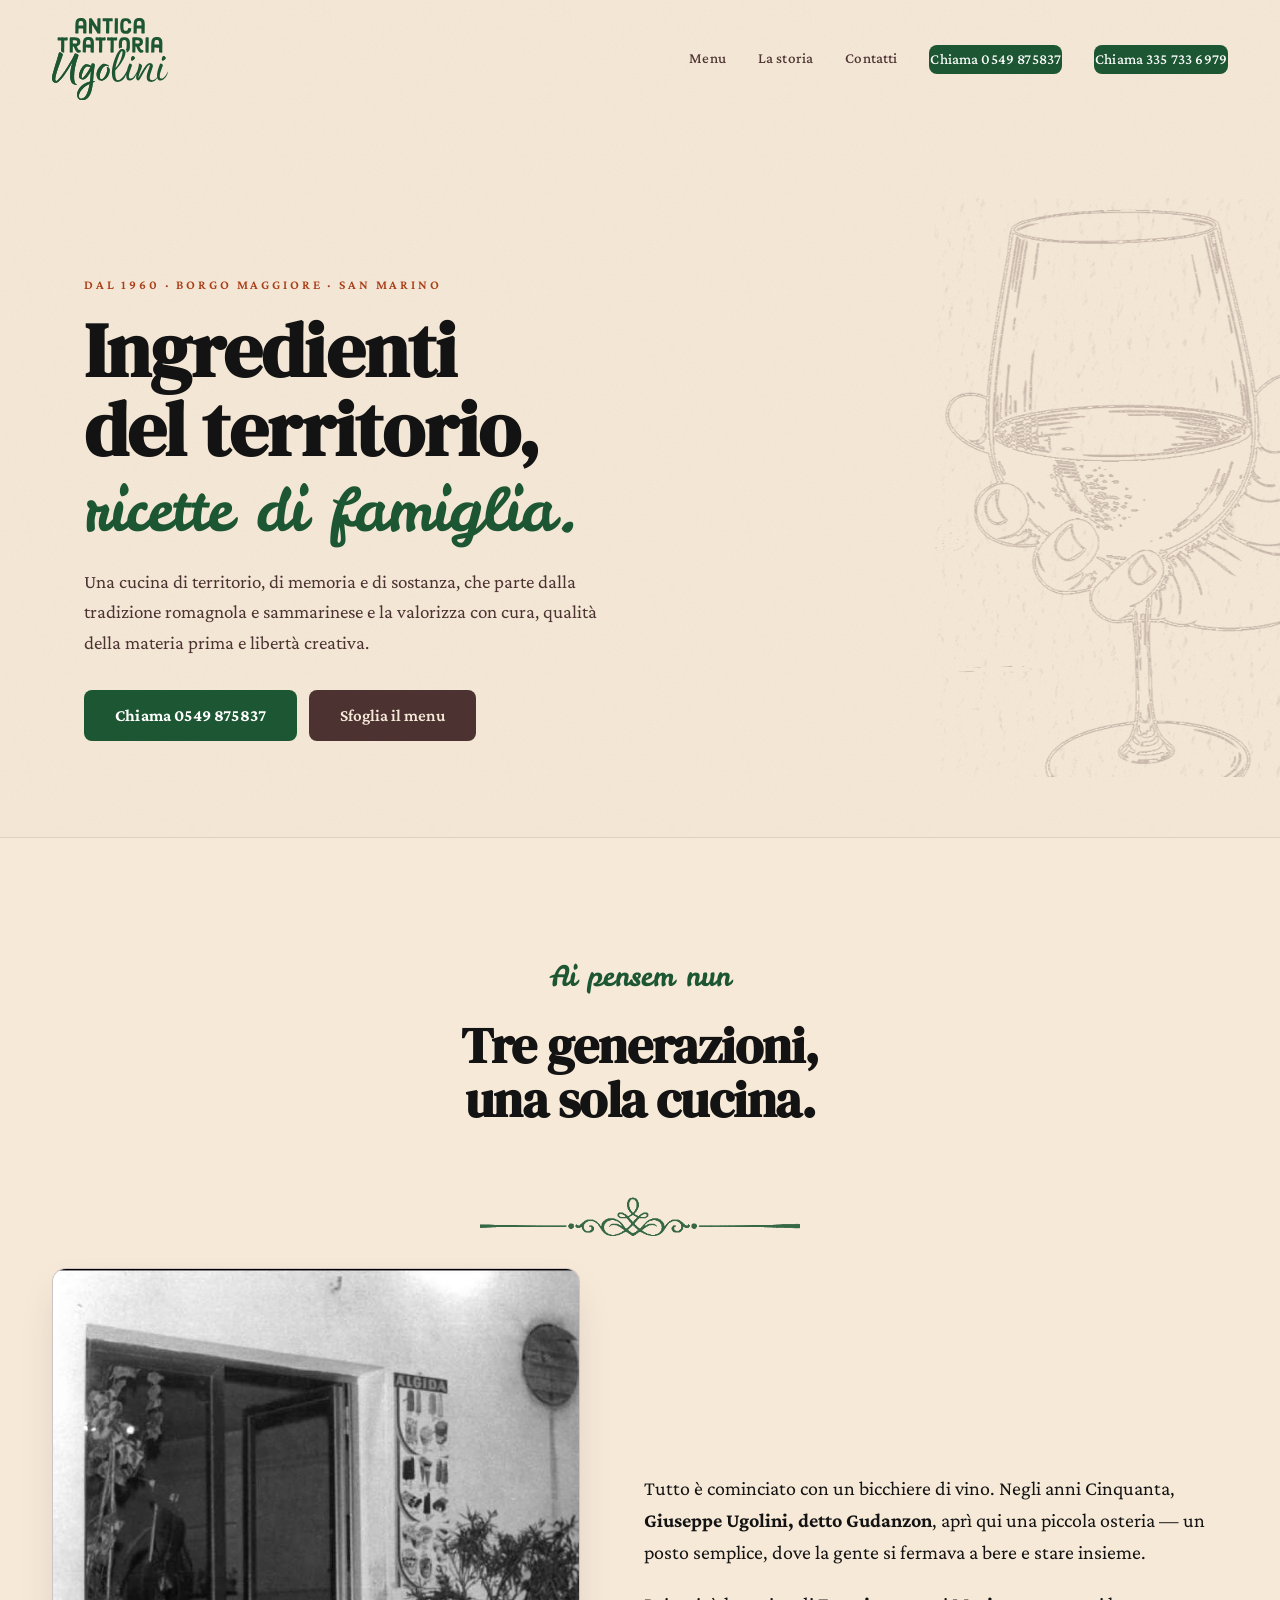
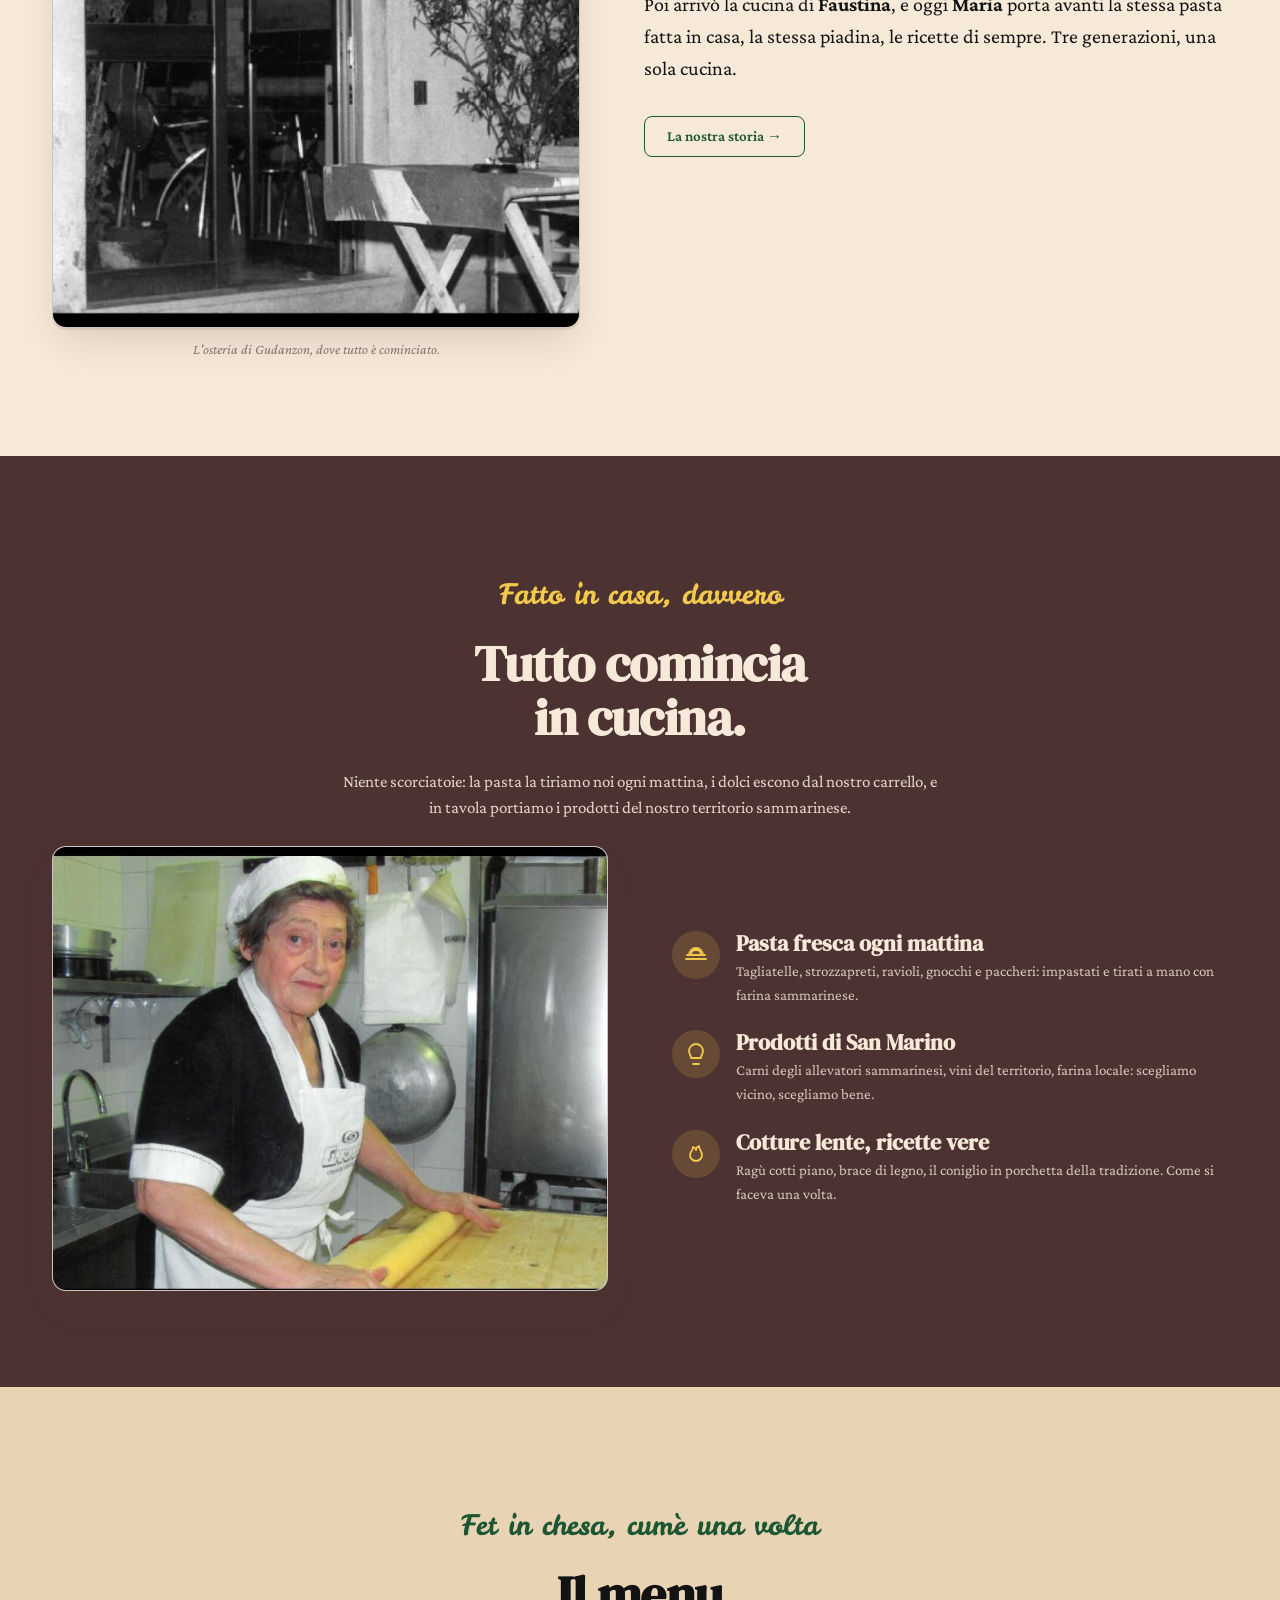
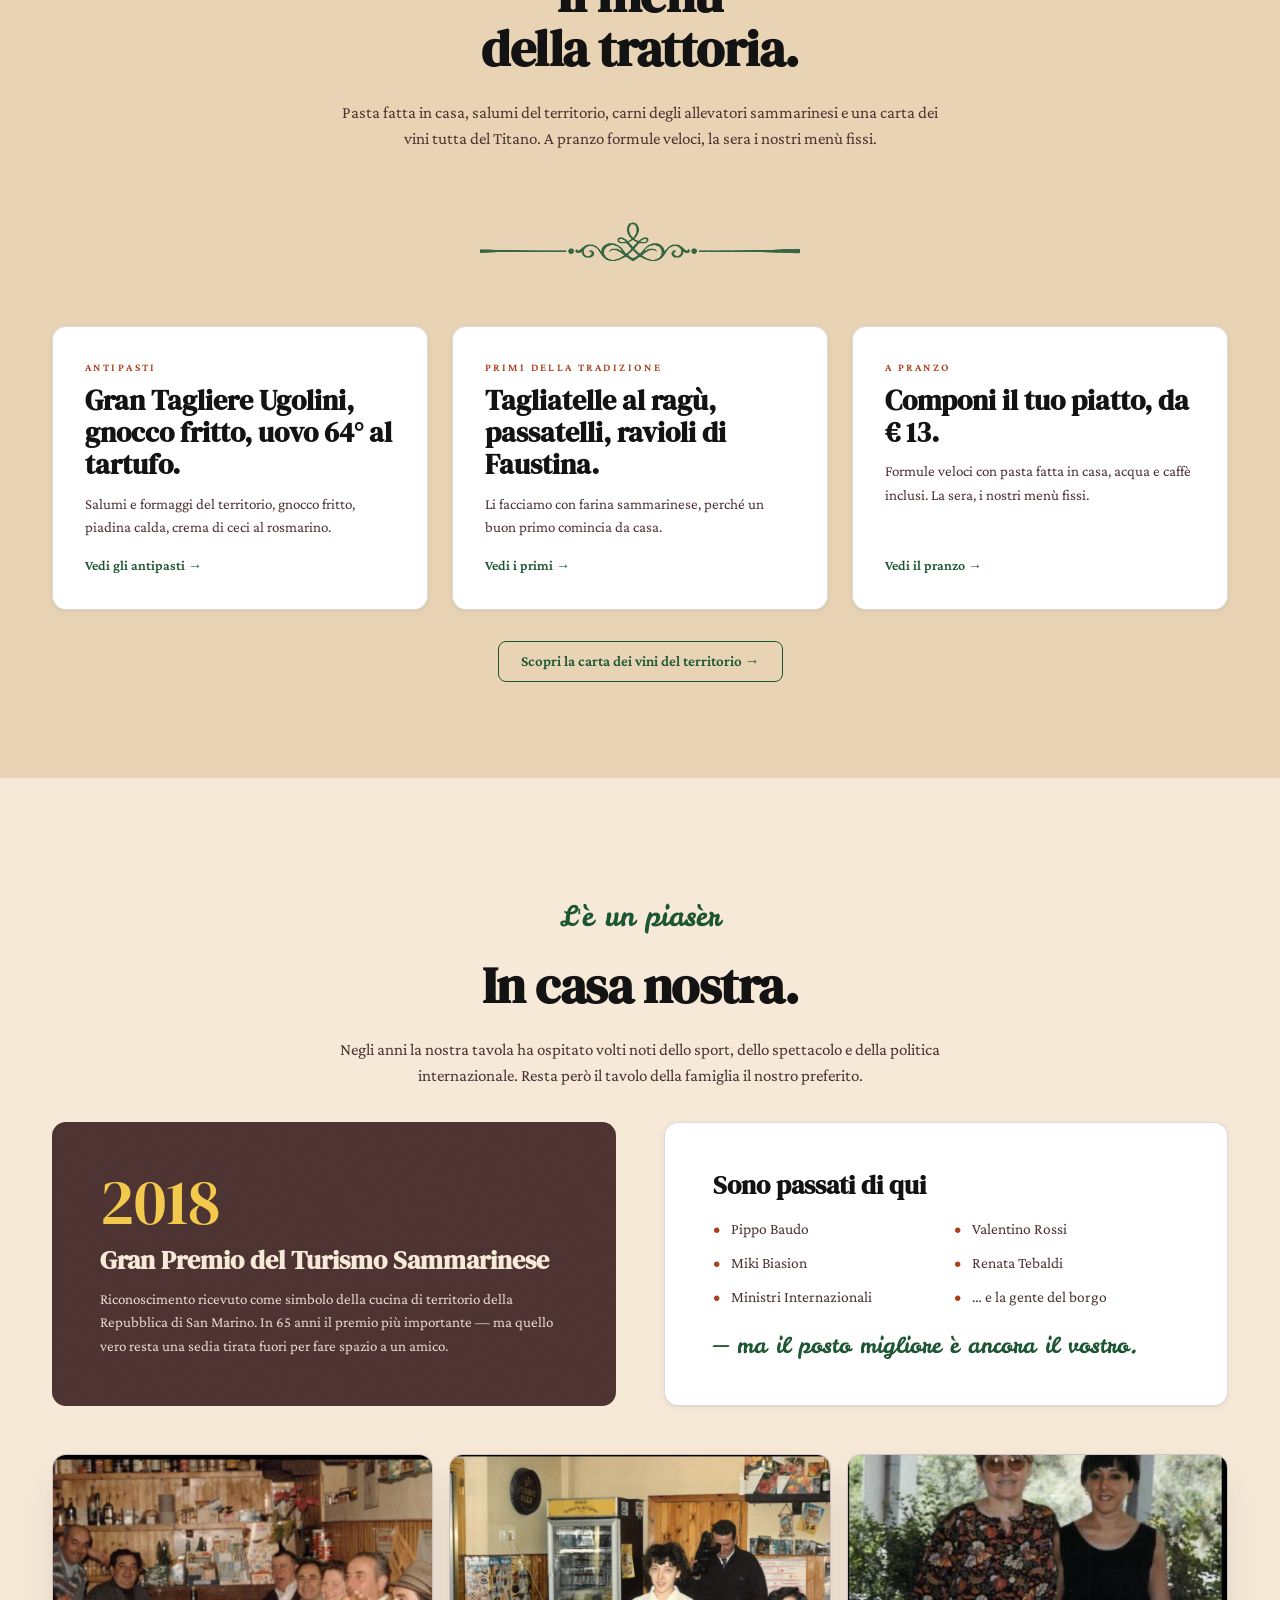
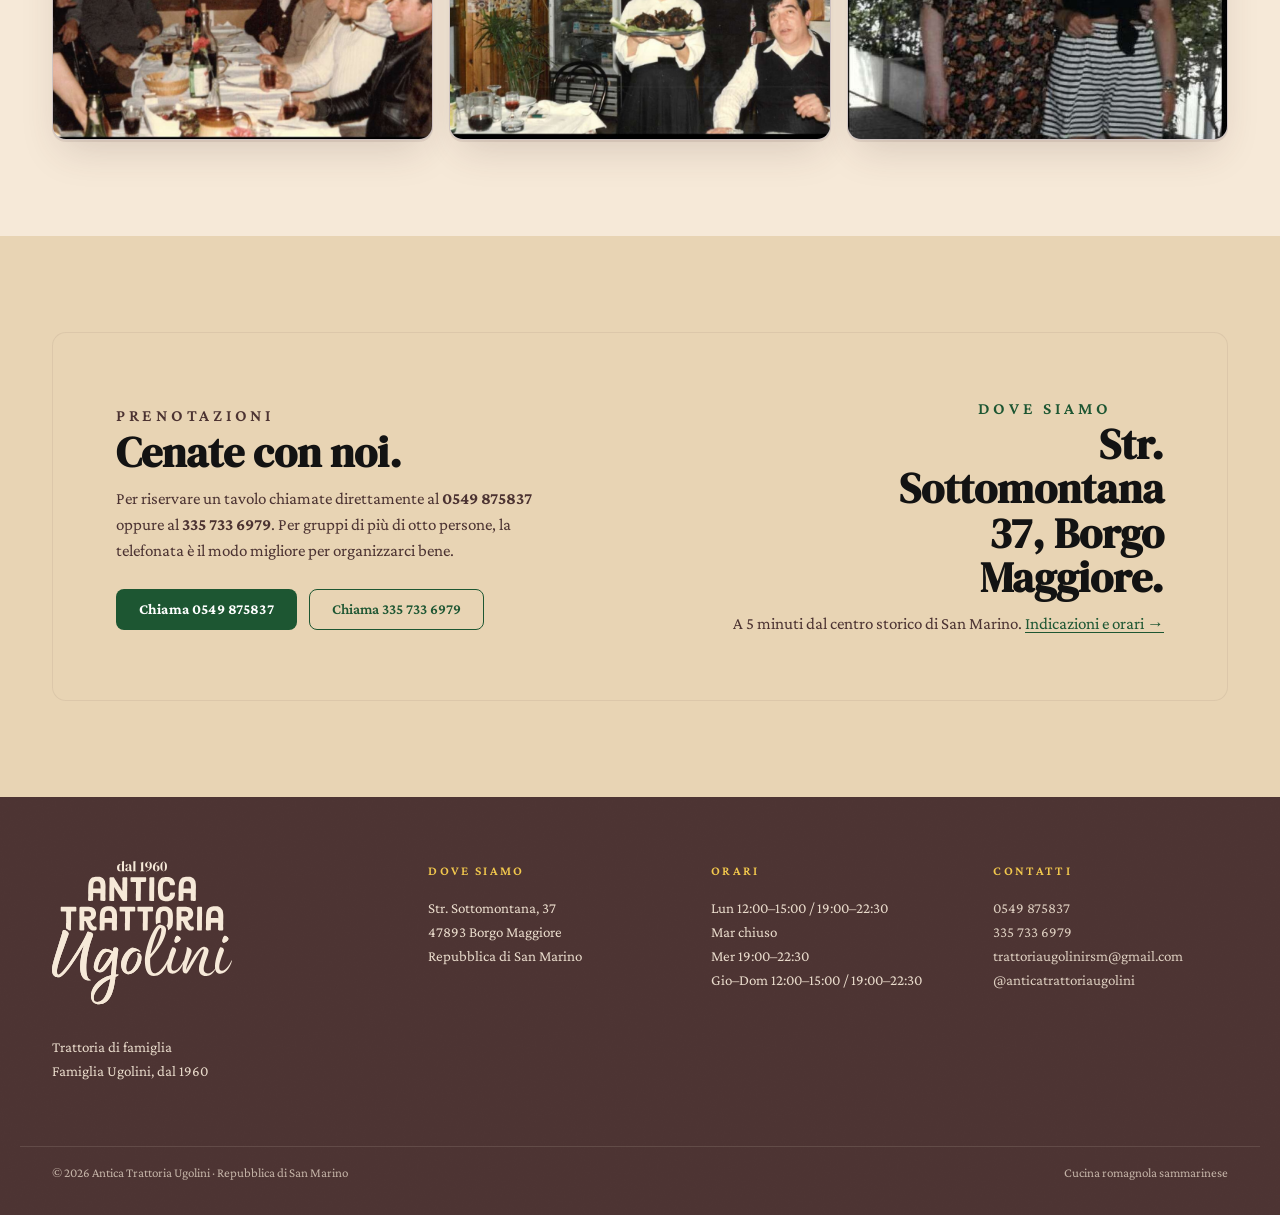
<file: atusitev5_work/index.html>
<!doctype html>
<html lang="it">
<head>
<meta charset="utf-8" />
<meta name="viewport" content="width=device-width, initial-scale=1" />
<title>Antica Trattoria Ugolini — Trattoria sammarinese dal 1960</title>
<meta name="description" content="Una cucina di territorio, di memoria e di sostanza, dalla tradizione romagnola e sammarinese. Pasta fatta in casa con farina sammarinese. Borgo Maggiore, Repubblica di San Marino, dal 1960." />
<link rel="canonical" href="https://anticatrattoriaugolini.com/" />
<link rel="icon" type="image/svg+xml" href="assets/atu-logo.svg" />
<link rel="apple-touch-icon" href="assets/apple-touch-icon.png" />
<link rel="manifest" href="manifest.webmanifest" />
<meta name="theme-color" content="#1d5632" />

<meta property="og:type" content="restaurant.restaurant" />
<meta property="og:locale" content="it_IT" />
<meta property="og:site_name" content="Antica Trattoria Ugolini" />
<meta property="og:title" content="Antica Trattoria Ugolini — Trattoria sammarinese dal 1960" />
<meta property="og:description" content="Cucina di territorio, di memoria e di sostanza. Pasta con farina sammarinese, dal 1960." />
<meta property="og:url" content="https://anticatrattoriaugolini.com/" />
<meta property="og:image" content="https://anticatrattoriaugolini.com/assets/og-image.png" />
<meta property="og:image:width" content="1200" />
<meta property="og:image:height" content="630" />
<meta name="twitter:card" content="summary_large_image" />
<meta name="twitter:title" content="Antica Trattoria Ugolini — Trattoria sammarinese dal 1960" />
<meta name="twitter:description" content="Cucina di territorio. Borgo Maggiore, San Marino." />
<meta name="twitter:image" content="https://anticatrattoriaugolini.com/assets/og-image.png" />

<link rel="preload" href="fonts/-nFnOHM81r4j6k0gjAW3mujVU2B2G_Bx0g.woff2" as="font" type="font/woff2" crossorigin />
<link rel="preload" href="assets/illustration-wine.png" as="image" />
<link rel="stylesheet" href="css/fonts.css" />
<link rel="stylesheet" href="css/tokens.css" />
<link rel="stylesheet" href="css/site.css" />

<script type="application/ld+json">
{
  "@context": "https://schema.org",
  "@type": "Restaurant",
  "name": "Antica Trattoria Ugolini",
  "image": [
    "https://anticatrattoriaugolini.com/assets/og-image.png",
    "https://anticatrattoriaugolini.com/assets/foto/in-sala.jpg",
    "https://anticatrattoriaugolini.com/assets/foto/tagliatelle.jpg"
  ],
  "description": "Trattoria di famiglia a Borgo Maggiore, San Marino. Cucina romagnola e sammarinese, pasta fatta in casa, ingredienti del territorio e ricette dal 1960.",
  "@id": "https://anticatrattoriaugolini.com/",
  "url": "https://anticatrattoriaugolini.com/",
  "telephone": ["+390549875837", "+393357336979"],
  "email": "trattoriaugolinirsm@gmail.com",
  "priceRange": "€€",
  "servesCuisine": ["Italian", "Romagnola", "Sammarinese"],
  "foundingDate": "1960",
  "menu": "https://anticatrattoriaugolini.com/menu.html",
  "acceptsReservations": true,
  "address": {
    "@type": "PostalAddress",
    "streetAddress": "Str. Sottomontana, 37",
    "addressLocality": "Borgo Maggiore",
    "postalCode": "47893",
    "addressCountry": "SM"
  },
  "hasMap": "https://maps.google.com/?q=Antica+Trattoria+Ugolini,+Strada+Sottomontana+37,+Borgo+Maggiore,+San+Marino",
  "openingHoursSpecification": [
    { "@type": "OpeningHoursSpecification", "dayOfWeek": "Monday", "opens": "12:00", "closes": "15:00" },
    { "@type": "OpeningHoursSpecification", "dayOfWeek": "Monday", "opens": "19:00", "closes": "22:30" },
    { "@type": "OpeningHoursSpecification", "dayOfWeek": "Wednesday", "opens": "19:00", "closes": "22:30" },
    { "@type": "OpeningHoursSpecification", "dayOfWeek": ["Thursday","Friday","Saturday","Sunday"], "opens": "12:00", "closes": "15:00" },
    { "@type": "OpeningHoursSpecification", "dayOfWeek": ["Thursday","Friday","Saturday","Sunday"], "opens": "19:00", "closes": "22:30" }
  ],
  "sameAs": ["https://www.instagram.com/anticatrattoriaugolini"]
}
</script>
</head>
<body>
<a href="#main" class="skip-link">Vai al contenuto</a>

<header class="site-header">
  <div class="container site-header__inner">
    <a href="/" class="site-header__logo" aria-label="Antica Trattoria Ugolini — home" data-logo="assets/atu-logo-mono.svg"></a>
    <button class="nav-toggle" aria-label="Apri menu" aria-expanded="false" aria-controls="primary-nav">
      <svg viewBox="0 0 24 24" fill="none" stroke="currentColor" stroke-width="2" stroke-linecap="round" aria-hidden="true"><path d="M3 6h18M3 12h18M3 18h18"/></svg>
    </button>
    <nav class="site-header__nav" id="primary-nav" aria-label="Navigazione principale">
      <a href="menu.html">Menu</a>
      <a href="storia.html">La storia</a>
      <a href="contatti.html">Contatti</a>
      <a href="tel:+390549875837" class="btn btn-primary site-header__call">Chiama 0549 875837</a>
      <a href="tel:+393357336979" class="btn btn-primary site-header__call">Chiama 335 733 6979</a>
    </nav>
  </div>
</header>

<main id="main">
  <section class="hero">
    <div class="hero__illustration" aria-hidden="true"></div>
    <div class="container hero__inner">
      <p class="hero__eyebrow">Dal 1960 · Borgo Maggiore · San Marino</p>
      <h1 class="hero__title">
        Ingredienti del territorio,
        <span class="script">ricette di famiglia.</span>
      </h1>
      <p class="hero__lede">
        Una cucina di territorio, di memoria e di sostanza, che parte dalla tradizione
        romagnola e sammarinese e la valorizza con cura, qualità della materia prima
        e libertà creativa.
      </p>
      <div class="hero__cta">
        <a class="btn btn-primary btn-lg" href="tel:+390549875837">Chiama 0549 875837</a>
        <a class="btn btn-on-dark btn-lg" href="menu.html">Sfoglia il menu</a>
      </div>
    </div>
  </section>

  <section class="section section--lino">
    <div class="container">
      <div class="section-head reveal">
        <p class="menu-aside">Ai pensem nun</p>
        <h2 class="section-title">Tre generazioni, una sola cucina.</h2>
      </div>
      <div class="ornament reveal" aria-hidden="true"><img src="assets/divisor.png" alt="" loading="lazy" /></div>
      <div class="story story--photo">
        <figure class="photo photo--bw reveal">
          <div class="photo-frame"><img src="assets/foto/osteria-origini.jpg" alt="L'osteria di Gudanzon negli anni delle origini" loading="lazy" width="1104" height="738" /></div>
          <figcaption>L'osteria di Gudanzon, dove tutto è cominciato.</figcaption>
        </figure>
        <div class="story__lede reveal reveal--delay-1">
          <p>
            Tutto è cominciato con un bicchiere di vino. Negli anni Cinquanta,
            <strong>Giuseppe Ugolini, detto Gudanzon</strong>, aprì qui una piccola
            osteria — un posto semplice, dove la gente si fermava a bere e stare insieme.
          </p>
          <p>
            Poi arrivò la cucina di <strong>Faustina</strong>, e oggi <strong>Maria</strong> porta
            avanti la stessa pasta fatta in casa, la stessa piadina, le ricette di sempre.
            Tre generazioni, una sola cucina.
          </p>
          <a class="btn btn-secondary" href="storia.html" style="margin-top: var(--s-3);">La nostra storia →</a>
        </div>
      </div>
    </div>
  </section>

  <section class="section section--cacao">
    <div class="container">
      <div class="section-head reveal">
        <p class="menu-aside" style="color: var(--c-ocra-calda);">Fatto in casa, davvero</p>
        <h2 class="section-title">Tutto comincia in cucina.</h2>
        <p class="section-lede" style="color: var(--c-lino-chiaro); opacity: 0.9;">
          Niente scorciatoie: la pasta la tiriamo noi ogni mattina, i dolci escono dal nostro carrello,
          e in tavola portiamo i prodotti del nostro territorio sammarinese.
        </p>
      </div>
      <div class="craft-showcase">
        <figure class="photo reveal">
          <div class="photo-frame"><img src="assets/foto/pasta-a-mano.jpg" alt="La pasta tirata a mano in cucina, ogni mattina" loading="lazy" width="1106" height="738" /></div>
        </figure>
        <div class="craft-list">
          <div class="craft-list__item reveal">
            <div class="craft-list__icon">
              <svg viewBox="0 0 24 24" fill="none" stroke="currentColor" stroke-width="1.8" stroke-linecap="round" stroke-linejoin="round" aria-hidden="true"><path d="M3 12h18M5 12a7 7 0 0 1 14 0M7 12a5 5 0 0 1 10 0"/><path d="M2 16h20"/></svg>
            </div>
            <div>
              <h3 class="craft-list__title">Pasta fresca ogni mattina</h3>
              <p class="craft-list__body">Tagliatelle, strozzapreti, ravioli, gnocchi e paccheri: impastati e tirati a mano con farina sammarinese.</p>
            </div>
          </div>
          <div class="craft-list__item reveal reveal--delay-1">
            <div class="craft-list__icon">
              <svg viewBox="0 0 24 24" fill="none" stroke="currentColor" stroke-width="1.8" stroke-linecap="round" stroke-linejoin="round" aria-hidden="true"><path d="M12 2a7 7 0 0 1 7 7c0 3-2 4-2 7H7c0-3-2-4-2-7a7 7 0 0 1 7-7Z"/><path d="M9 22h6"/></svg>
            </div>
            <div>
              <h3 class="craft-list__title">Prodotti di San Marino</h3>
              <p class="craft-list__body">Carni degli allevatori sammarinesi, vini del territorio, farina locale: scegliamo vicino, scegliamo bene.</p>
            </div>
          </div>
          <div class="craft-list__item reveal reveal--delay-2">
            <div class="craft-list__icon">
              <svg viewBox="0 0 24 24" fill="none" stroke="currentColor" stroke-width="1.8" stroke-linecap="round" stroke-linejoin="round" aria-hidden="true"><path d="M6 13a6 6 0 0 0 12 0c0-4-3-5-3-9 0 0-3 1-3 4 0-2-3-3-3-3 0 4-3 5-3 8Z"/></svg>
            </div>
            <div>
              <h3 class="craft-list__title">Cotture lente, ricette vere</h3>
              <p class="craft-list__body">Ragù cotti piano, brace di legno, il coniglio in porchetta della tradizione. Come si faceva una volta.</p>
            </div>
          </div>
        </div>
      </div>
    </div>
  </section>

  <section class="section section--crema">
    <div class="container">
      <div class="section-head reveal">
        <p class="menu-aside">Fet in chesa, cumè una volta</p>
        <h2 class="section-title">Il menu della trattoria.</h2>
        <p class="section-lede">
          Pasta fatta in casa, salumi del territorio, carni degli allevatori sammarinesi e
          una carta dei vini tutta del Titano. A pranzo formule veloci, la sera i nostri menù fissi.
        </p>
      </div>
      <div class="ornament reveal" aria-hidden="true"><img src="assets/divisor.png" alt="" loading="lazy" /></div>
      <div class="teaser-grid">
        <a class="teaser-card reveal" href="menu.html#antipasti">
          <div class="teaser-card__eyebrow">Antipasti</div>
          <h3 class="teaser-card__title">Gran Tagliere Ugolini, gnocco fritto, uovo 64° al tartufo.</h3>
          <p class="teaser-card__body">Salumi e formaggi del territorio, gnocco fritto, piadina calda, crema di ceci al rosmarino.</p>
          <span class="teaser-card__arrow">Vedi gli antipasti →</span>
        </a>
        <a class="teaser-card reveal reveal--delay-1" href="menu.html#primi">
          <div class="teaser-card__eyebrow">Primi della tradizione</div>
          <h3 class="teaser-card__title">Tagliatelle al ragù, passatelli, ravioli di Faustina.</h3>
          <p class="teaser-card__body">Li facciamo con farina sammarinese, perché un buon primo comincia da casa.</p>
          <span class="teaser-card__arrow">Vedi i primi →</span>
        </a>
        <a class="teaser-card reveal reveal--delay-2" href="menu.html#pranzo">
          <div class="teaser-card__eyebrow">A pranzo</div>
          <h3 class="teaser-card__title">Componi il tuo piatto, da € 13.</h3>
          <p class="teaser-card__body">Formule veloci con pasta fatta in casa, acqua e caffè inclusi. La sera, i nostri menù fissi.</p>
          <span class="teaser-card__arrow">Vedi il pranzo →</span>
        </a>
      </div>
      <div style="text-align:center; margin-top: var(--s-6);">
        <a class="btn btn-secondary" href="menu.html#vini">Scopri la carta dei vini del territorio →</a>
      </div>
    </div>
  </section>

  <section class="section section--lino" id="riconoscimenti">
    <div class="container">
      <div class="section-head reveal">
        <p class="menu-aside">L'è un piasèr</p>
        <h2 class="section-title">In casa nostra.</h2>
        <p class="section-lede">Negli anni la nostra tavola ha ospitato volti noti dello sport, dello spettacolo e della politica internazionale. Resta però il tavolo della famiglia il nostro preferito.</p>
      </div>
      <div class="recognition">
        <aside class="recognition__award reveal">
          <div class="recognition__award-year">2018</div>
          <h3 class="recognition__award-title">Gran Premio del Turismo Sammarinese</h3>
          <p class="recognition__award-body">Riconoscimento ricevuto come simbolo della cucina di territorio della Repubblica di San Marino. In 65 anni il premio più importante — ma quello vero resta una sedia tirata fuori per fare spazio a un amico.</p>
        </aside>
        <div class="recognition__guests reveal reveal--delay-1">
          <h3>Sono passati di qui</h3>
          <ul class="recognition__guests-list">
            <li>Pippo Baudo</li>
            <li>Valentino Rossi</li>
            <li>Miki Biasion</li>
            <li>Renata Tebaldi</li>
            <li>Ministri Internazionali</li>
            <li>… e la gente del borgo</li>
          </ul>
          <p class="recognition__guests-note">— ma il posto migliore è ancora il vostro.</p>
        </div>
      </div>
      <div class="photo-strip reveal">
        <figure class="photo"><div class="photo-frame"><img src="assets/foto/in-tavola.jpg" alt="A tavola insieme in trattoria" loading="lazy" width="1106" height="738" /></div></figure>
        <figure class="photo"><div class="photo-frame"><img src="assets/foto/in-sala.jpg" alt="La sala della trattoria" loading="lazy" width="1106" height="738" /></div></figure>
        <figure class="photo"><div class="photo-frame"><img src="assets/foto/due-generazioni.jpg" alt="Due generazioni della famiglia Ugolini" loading="lazy" width="530" height="738" /></div></figure>
      </div>
    </div>
  </section>

  <section class="section section--crema">
    <div class="container">
      <div class="reserve reveal">
        <div class="reserve__copy">
          <p class="section-eyebrow">prenotazioni</p>
          <h2>Cenate con noi.</h2>
          <p>Per riservare un tavolo chiamate direttamente al <strong>0549 875837</strong> oppure al <strong>335 733 6979</strong>. Per gruppi di più di otto persone, la telefonata è il modo migliore per organizzarci bene.</p>
          <div style="margin-top: var(--s-5); display:flex; gap: var(--s-3); flex-wrap: wrap;">
            <a class="btn btn-primary" href="tel:+390549875837">Chiama 0549 875837</a>
            <a class="btn btn-secondary" href="tel:+393357336979">Chiama 335 733 6979</a>
          </div>
        </div>
        <div class="reserve__copy" style="text-align:right">
          <p class="section-eyebrow" style="color: var(--c-verde-bosco)">Dove siamo</p>
          <h3 style="margin-left:auto">Str. Sottomontana 37, Borgo Maggiore.</h3>
          <p style="margin-left:auto">A 5 minuti dal centro storico di San Marino. <a href="contatti.html">Indicazioni e orari →</a></p>
        </div>
      </div>
    </div>
  </section>
</main>

<footer class="site-footer">
  <div class="container site-footer__inner">
    <div class="site-footer__brand">
      <span class="site-footer__logo" data-logo="assets/atu-logo-mono-dal1960.svg" aria-label="Antica Trattoria Ugolini, dal 1960"></span>
      <p class="site-footer__tag">Trattoria di famiglia<br />Famiglia Ugolini, dal 1960</p>
    </div>
    <div><h5>Dove siamo</h5><p>Str. Sottomontana, 37<br />47893 Borgo Maggiore<br />Repubblica di San Marino</p></div>
    <div><h5>Orari</h5><p>Lun 12:00–15:00 / 19:00–22:30<br />Mar chiuso<br />Mer 19:00–22:30<br />Gio–Dom 12:00–15:00 / 19:00–22:30</p></div>
    <div><h5>Contatti</h5><p>
      <a href="tel:+390549875837">0549 875837</a><br />
      <a href="tel:+393357336979">335 733 6979</a><br />
      <a href="mailto:trattoriaugolinirsm@gmail.com">trattoriaugolinirsm@gmail.com</a><br />
      <a href="https://www.instagram.com/anticatrattoriaugolini" rel="noopener">@anticatrattoriaugolini</a>
    </p></div>
  </div>
  <div class="container site-footer__bottom">
    <span>© <span data-year>2026</span> Antica Trattoria Ugolini · Repubblica di San Marino</span>
    <span>Cucina romagnola sammarinese</span>
  </div>
</footer>

<a class="fab fab--bottom-pad" href="tel:+390549875837" aria-label="Chiama Antica Trattoria Ugolini">
  <svg viewBox="0 0 24 24" fill="none" stroke="currentColor" stroke-width="2.2" stroke-linecap="round" stroke-linejoin="round" aria-hidden="true"><path d="M22 16.92v3a2 2 0 0 1-2.18 2 19.79 19.79 0 0 1-8.63-3.07 19.5 19.5 0 0 1-6-6 19.79 19.79 0 0 1-3.07-8.67A2 2 0 0 1 4.11 2h3a2 2 0 0 1 2 1.72 12.84 12.84 0 0 0 .7 2.81 2 2 0 0 1-.45 2.11L8.09 9.91a16 16 0 0 0 6 6l1.27-1.27a2 2 0 0 1 2.11-.45 12.84 12.84 0 0 0 2.81.7A2 2 0 0 1 22 16.92z"/></svg>
  <span class="fab__label">Chiama</span>
</a>

<script src="js/site.js" defer></script>
</body>
</html>
</file>
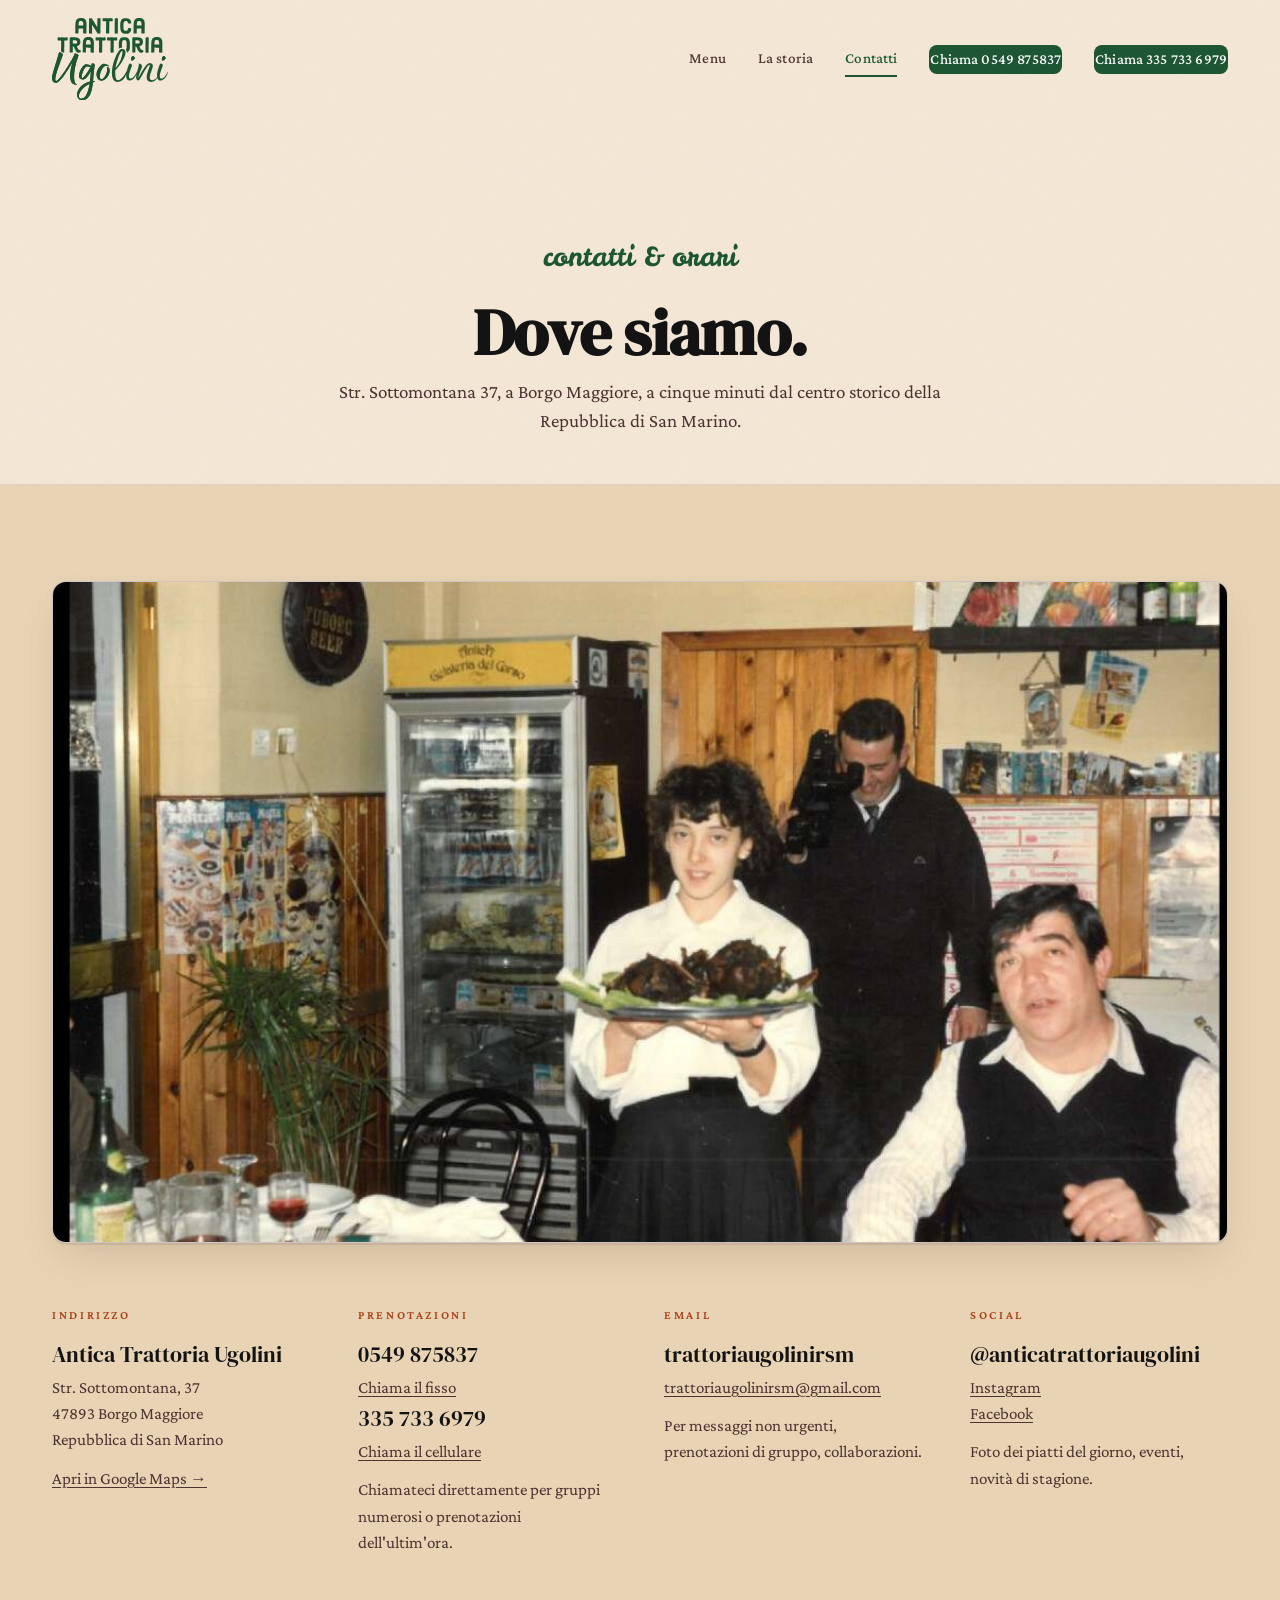
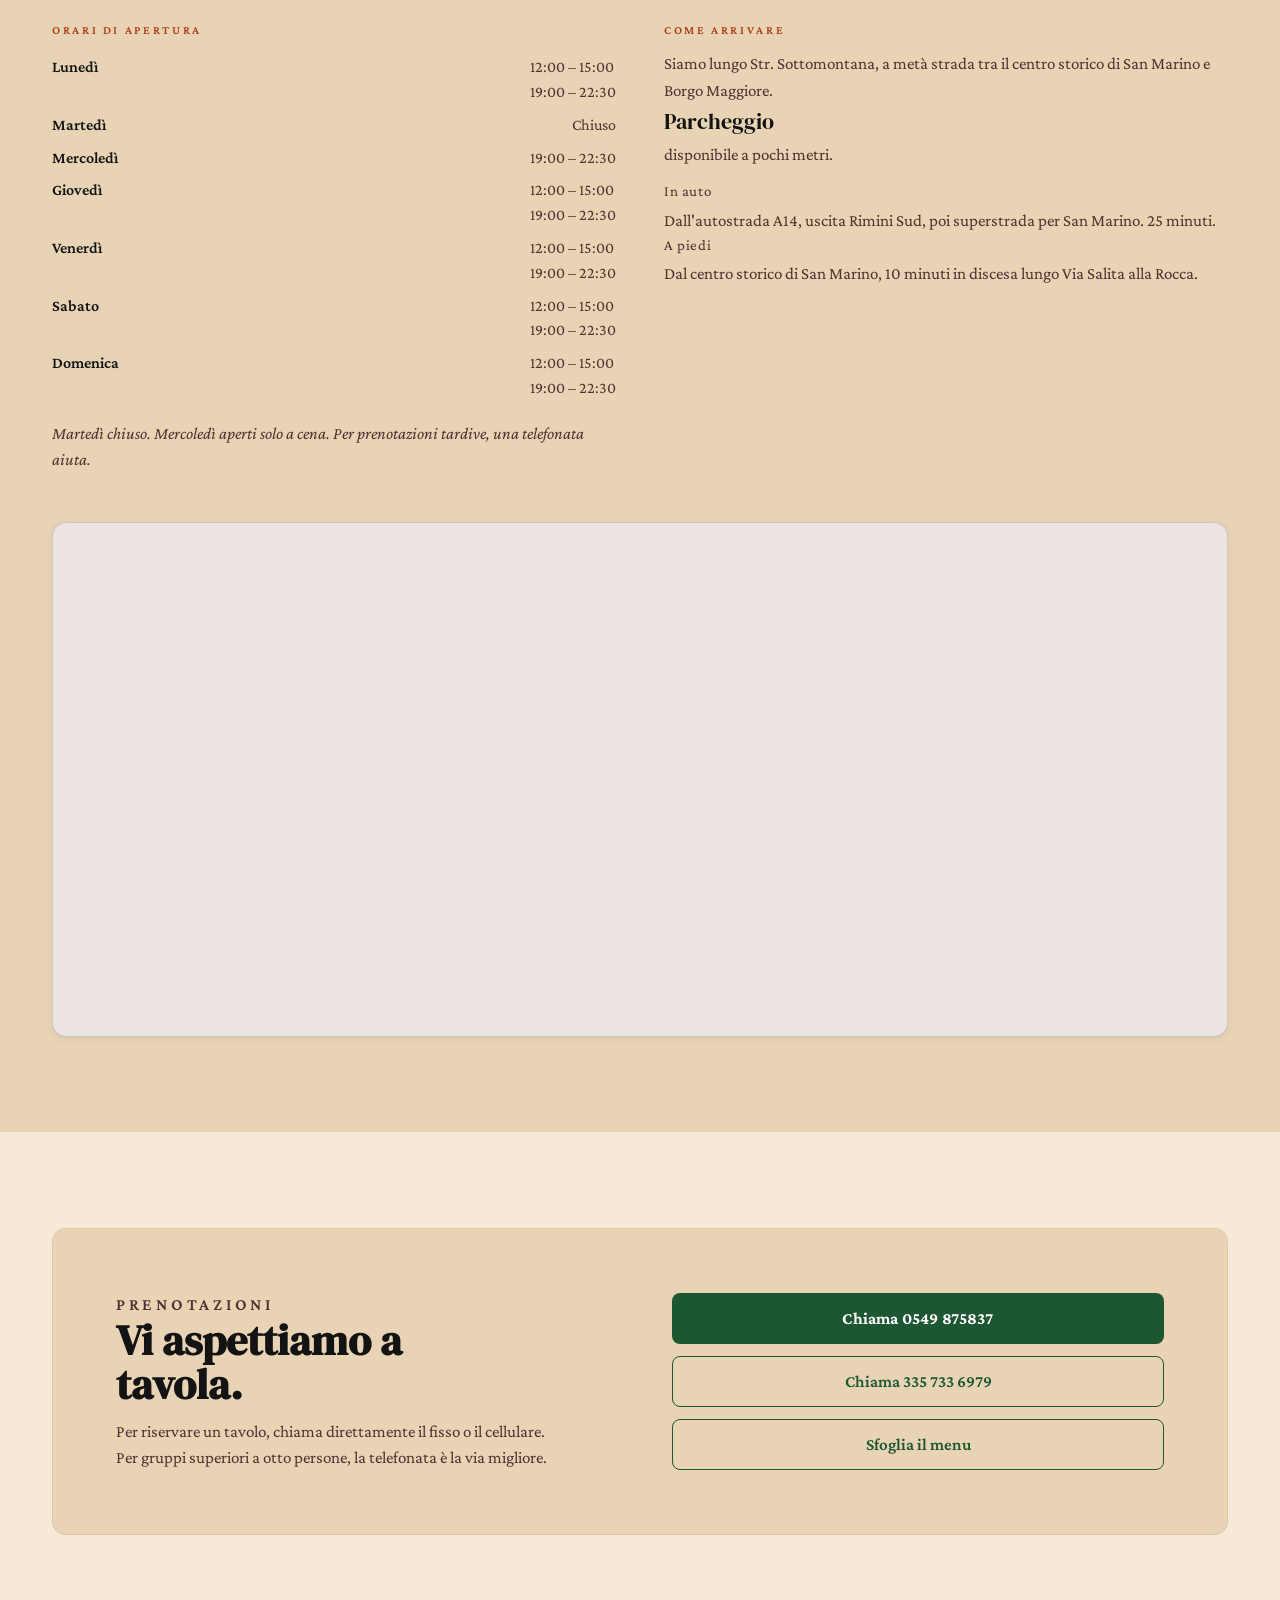
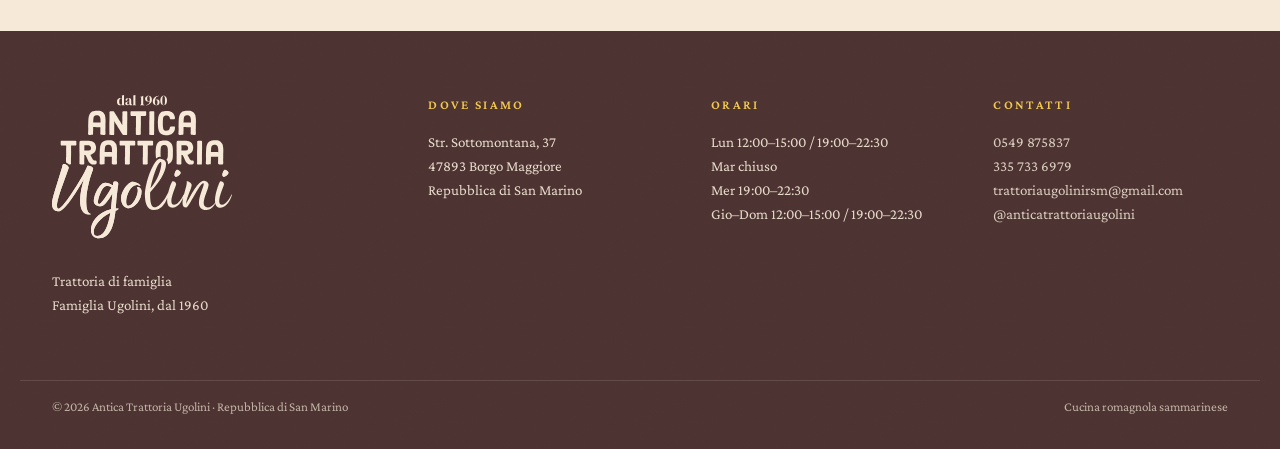
<file: atusitev5_work/contatti.html>
<!doctype html>
<html lang="it">
<head>
<meta charset="utf-8" />
<meta name="viewport" content="width=device-width, initial-scale=1" />
<title>Contatti e orari — Antica Trattoria Ugolini</title>
<meta name="description" content="Antica Trattoria Ugolini — Str. Sottomontana 37, Borgo Maggiore, San Marino. Telefono 0549 875837 e cellulare 335 733 6979. Orari: lunedì 12:00-15:00 e 19:00-22:30; martedì chiuso; mercoledì 19:00-22:30; da giovedì a domenica 12:00-15:00 e 19:00-22:30." />
<link rel="canonical" href="https://anticatrattoriaugolini.com/contatti.html" />
<link rel="icon" type="image/svg+xml" href="assets/atu-logo.svg" />
<link rel="apple-touch-icon" href="assets/apple-touch-icon.png" />
<link rel="manifest" href="manifest.webmanifest" />
<meta name="theme-color" content="#1d5632" />

<meta property="og:type" content="website" />
<meta property="og:locale" content="it_IT" />
<meta property="og:site_name" content="Antica Trattoria Ugolini" />
<meta property="og:title" content="Contatti e orari — Antica Trattoria Ugolini" />
<meta property="og:description" content="Str. Sottomontana 37, Borgo Maggiore, San Marino. Tel. 0549 875837, cell. 335 733 6979." />
<meta property="og:url" content="https://anticatrattoriaugolini.com/contatti.html" />
<meta property="og:image" content="https://anticatrattoriaugolini.com/assets/og-image.png" />
<meta property="og:image:width" content="1200" />
<meta property="og:image:height" content="630" />
<meta name="twitter:card" content="summary_large_image" />
<meta name="twitter:title" content="Contatti e orari — Antica Trattoria Ugolini" />
<meta name="twitter:description" content="Str. Sottomontana 37, Borgo Maggiore, San Marino. Tel. 0549 875837, cell. 335 733 6979." />
<meta name="twitter:image" content="https://anticatrattoriaugolini.com/assets/og-image.png" />

<link rel="preload" href="fonts/-nFnOHM81r4j6k0gjAW3mujVU2B2G_Bx0g.woff2" as="font" type="font/woff2" crossorigin />
<link rel="stylesheet" href="css/fonts.css" />
<link rel="stylesheet" href="css/tokens.css" />
<link rel="stylesheet" href="css/site.css" />
</head>
<body>
<a href="#main" class="skip-link">Vai al contenuto</a>

<header class="site-header">
  <div class="container site-header__inner">
    <a href="/" class="site-header__logo" aria-label="Antica Trattoria Ugolini — home" data-logo="assets/atu-logo-mono.svg"></a>
    <button class="nav-toggle" aria-label="Apri menu" aria-expanded="false" aria-controls="primary-nav">
      <svg viewBox="0 0 24 24" fill="none" stroke="currentColor" stroke-width="2" stroke-linecap="round"><path d="M3 6h18M3 12h18M3 18h18"/></svg>
    </button>
    <nav class="site-header__nav" id="primary-nav" aria-label="Navigazione principale">
      <a href="menu.html">Menu</a>
      <a href="storia.html">La storia</a>
      <a href="contatti.html" aria-current="page">Contatti</a>
      <a href="tel:+390549875837" class="btn btn-primary site-header__call">Chiama 0549 875837</a>
      <a href="tel:+393357336979" class="btn btn-primary site-header__call">Chiama 335 733 6979</a>
    </nav>
  </div>
</header>

<main id="main">
  <section class="page-header">
    <div class="container">
      <p class="page-header__eyebrow">contatti &amp; orari</p>
      <h1 class="page-header__title">Dove siamo.</h1>
      <p class="page-header__lede">Str. Sottomontana 37, a Borgo Maggiore, a cinque minuti dal centro storico della Repubblica di San Marino.</p>
    </div>
  </section>

  <section class="section section--crema">
    <div class="container">
      <div class="contact-photo reveal" style="margin-top:0; margin-bottom: var(--s-8);">
        <figure class="photo">
          <div class="photo-frame"><img src="assets/foto/in-sala.jpg" alt="La sala dell'Antica Trattoria Ugolini" loading="lazy" width="1106" height="738" /></div>
        </figure>
      </div>
      <div class="contact-grid">
        <div class="contact-block reveal">
          <h3>Indirizzo</h3>
          <p>
            <strong>Antica Trattoria Ugolini</strong>
            Str. Sottomontana, 37<br />
            47893 Borgo Maggiore<br />
            Repubblica di San Marino
          </p>
          <p style="margin-top: var(--s-3)">
            <a href="https://maps.google.com/?q=Antica+Trattoria+Ugolini,+Strada+Sottomontana+37,+Borgo+Maggiore,+San+Marino" rel="noopener">Apri in Google Maps →</a>
          </p>
        </div>
        <div class="contact-block reveal reveal--delay-1">
          <h3>Prenotazioni</h3>
          <p>
            <strong>0549 875837</strong>
            <a href="tel:+390549875837">Chiama il fisso</a><br />
            <strong>335 733 6979</strong>
            <a href="tel:+393357336979">Chiama il cellulare</a>
          </p>
          <p style="margin-top: var(--s-3)">
            Chiamateci direttamente per gruppi numerosi o prenotazioni dell'ultim'ora.
          </p>
        </div>
        <div class="contact-block reveal reveal--delay-2">
          <h3>Email</h3>
          <p>
            <strong>trattoriaugolinirsm</strong>
            <a href="mailto:trattoriaugolinirsm@gmail.com">trattoriaugolinirsm@gmail.com</a>
          </p>
          <p style="margin-top: var(--s-3)">Per messaggi non urgenti, prenotazioni di gruppo, collaborazioni.</p>
        </div>
        <div class="contact-block reveal reveal--delay-3">
          <h3>Social</h3>
          <p>
            <strong>@anticatrattoriaugolini</strong>
            <a href="https://www.instagram.com/anticatrattoriaugolini" rel="noopener">Instagram</a><br />
            <a href="https://www.facebook.com/anticatrattoriaugolini" rel="noopener">Facebook</a>
          </p>
          <p style="margin-top: var(--s-3)">Foto dei piatti del giorno, eventi, novità di stagione.</p>
        </div>
      </div>

      <div class="contact-grid" style="margin-top: var(--s-8);">
        <div class="contact-block">
          <h3>Orari di apertura</h3>
          <ul class="contact-hours">
            <li><span>Lunedì</span><span>12:00 – 15:00<br />19:00 – 22:30</span></li>
            <li><span>Martedì</span><span class="closed">Chiuso</span></li>
            <li><span>Mercoledì</span><span>19:00 – 22:30</span></li>
            <li><span>Giovedì</span><span>12:00 – 15:00<br />19:00 – 22:30</span></li>
            <li><span>Venerdì</span><span>12:00 – 15:00<br />19:00 – 22:30</span></li>
            <li><span>Sabato</span><span>12:00 – 15:00<br />19:00 – 22:30</span></li>
            <li><span>Domenica</span><span>12:00 – 15:00<br />19:00 – 22:30</span></li>
          </ul>
          <p style="margin-top: var(--s-4)"><em>Martedì chiuso. Mercoledì aperti solo a cena. Per prenotazioni tardive, una telefonata aiuta.</em></p>
        </div>
        <div class="contact-block">
          <h3>Come arrivare</h3>
          <p>
            Siamo lungo Str. Sottomontana, a metà strada tra il centro storico di San Marino e
            Borgo Maggiore. <strong>Parcheggio</strong> disponibile a pochi metri.
          </p>
          <p style="margin-top: var(--s-3)">
            <strong style="font-family: var(--font-body); font-size: 15px; letter-spacing: 0.04em; color: var(--c-cacao-antico); display:block; margin-bottom: 4px;">In auto</strong>
            Dall'autostrada A14, uscita Rimini Sud, poi superstrada per San Marino. 25 minuti.
          </p>
          <p>
            <strong style="font-family: var(--font-body); font-size: 15px; letter-spacing: 0.04em; color: var(--c-cacao-antico); display:block; margin-bottom: 4px;">A piedi</strong>
            Dal centro storico di San Marino, 10 minuti in discesa lungo Via Salita alla Rocca.
          </p>
        </div>
      </div>

      <div class="map-embed reveal" aria-label="Mappa della trattoria">
        <iframe
          src="https://maps.google.com/maps?q=Antica%20Trattoria%20Ugolini%2C%20Strada%20Sottomontana%2037%2C%20Borgo%20Maggiore%2C%20San%20Marino&amp;output=embed"
          title="Mappa di Antica Trattoria Ugolini, Borgo Maggiore"
          loading="lazy"
          referrerpolicy="no-referrer-when-downgrade"
        ></iframe>
      </div>
    </div>
  </section>

  <section class="section section--lino">
    <div class="container">
      <div class="reserve reveal">
        <div class="reserve__copy">
          <p class="section-eyebrow">prenotazioni</p>
          <h2>Vi aspettiamo a tavola.</h2>
          <p>Per riservare un tavolo, chiama direttamente il fisso o il cellulare. Per gruppi superiori a otto persone, la telefonata è la via migliore.</p>
        </div>
        <div style="display:flex; flex-direction: column; gap: var(--s-3); align-items: stretch;">
          <a class="btn btn-primary btn-lg" href="tel:+390549875837" style="justify-content: center;">Chiama 0549 875837</a>
          <a class="btn btn-secondary btn-lg" href="tel:+393357336979" style="justify-content: center;">Chiama 335 733 6979</a>
          <a class="btn btn-secondary btn-lg" href="menu.html" style="justify-content: center;">Sfoglia il menu</a>
        </div>
      </div>
    </div>
  </section>
</main>

<footer class="site-footer">
  <div class="container site-footer__inner">
    <div class="site-footer__brand">
      <span class="site-footer__logo" data-logo="assets/atu-logo-mono-dal1960.svg" aria-label="Antica Trattoria Ugolini, dal 1960"></span>
      <p class="site-footer__tag">Trattoria di famiglia<br />Famiglia Ugolini, dal 1960</p>
    </div>
    <div><h5>Dove siamo</h5><p>Str. Sottomontana, 37<br />47893 Borgo Maggiore<br />Repubblica di San Marino</p></div>
    <div><h5>Orari</h5><p>Lun 12:00–15:00 / 19:00–22:30<br />Mar chiuso<br />Mer 19:00–22:30<br />Gio–Dom 12:00–15:00 / 19:00–22:30</p></div>
    <div><h5>Contatti</h5><p>
      <a href="tel:+390549875837">0549 875837</a><br />
      <a href="tel:+393357336979">335 733 6979</a><br />
      <a href="mailto:trattoriaugolinirsm@gmail.com">trattoriaugolinirsm@gmail.com</a><br />
      <a href="https://www.instagram.com/anticatrattoriaugolini" rel="noopener">@anticatrattoriaugolini</a>
    </p></div>
  </div>
  <div class="container site-footer__bottom">
    <span>© <span data-year>2026</span> Antica Trattoria Ugolini · Repubblica di San Marino</span>
    <span>Cucina romagnola sammarinese</span>
  </div>
</footer>

<a class="fab fab--bottom-pad" href="tel:+390549875837" aria-label="Chiama Antica Trattoria Ugolini">
  <svg viewBox="0 0 24 24" fill="none" stroke="currentColor" stroke-width="2.2" stroke-linecap="round" stroke-linejoin="round" aria-hidden="true"><path d="M22 16.92v3a2 2 0 0 1-2.18 2 19.79 19.79 0 0 1-8.63-3.07 19.5 19.5 0 0 1-6-6 19.79 19.79 0 0 1-3.07-8.67A2 2 0 0 1 4.11 2h3a2 2 0 0 1 2 1.72 12.84 12.84 0 0 0 .7 2.81 2 2 0 0 1-.45 2.11L8.09 9.91a16 16 0 0 0 6 6l1.27-1.27a2 2 0 0 1 2.11-.45 12.84 12.84 0 0 0 2.81.7A2 2 0 0 1 22 16.92z"/></svg>
  <span class="fab__label">Chiama</span>
</a>

<script src="js/site.js" defer></script>
</body>
</html>
</file>
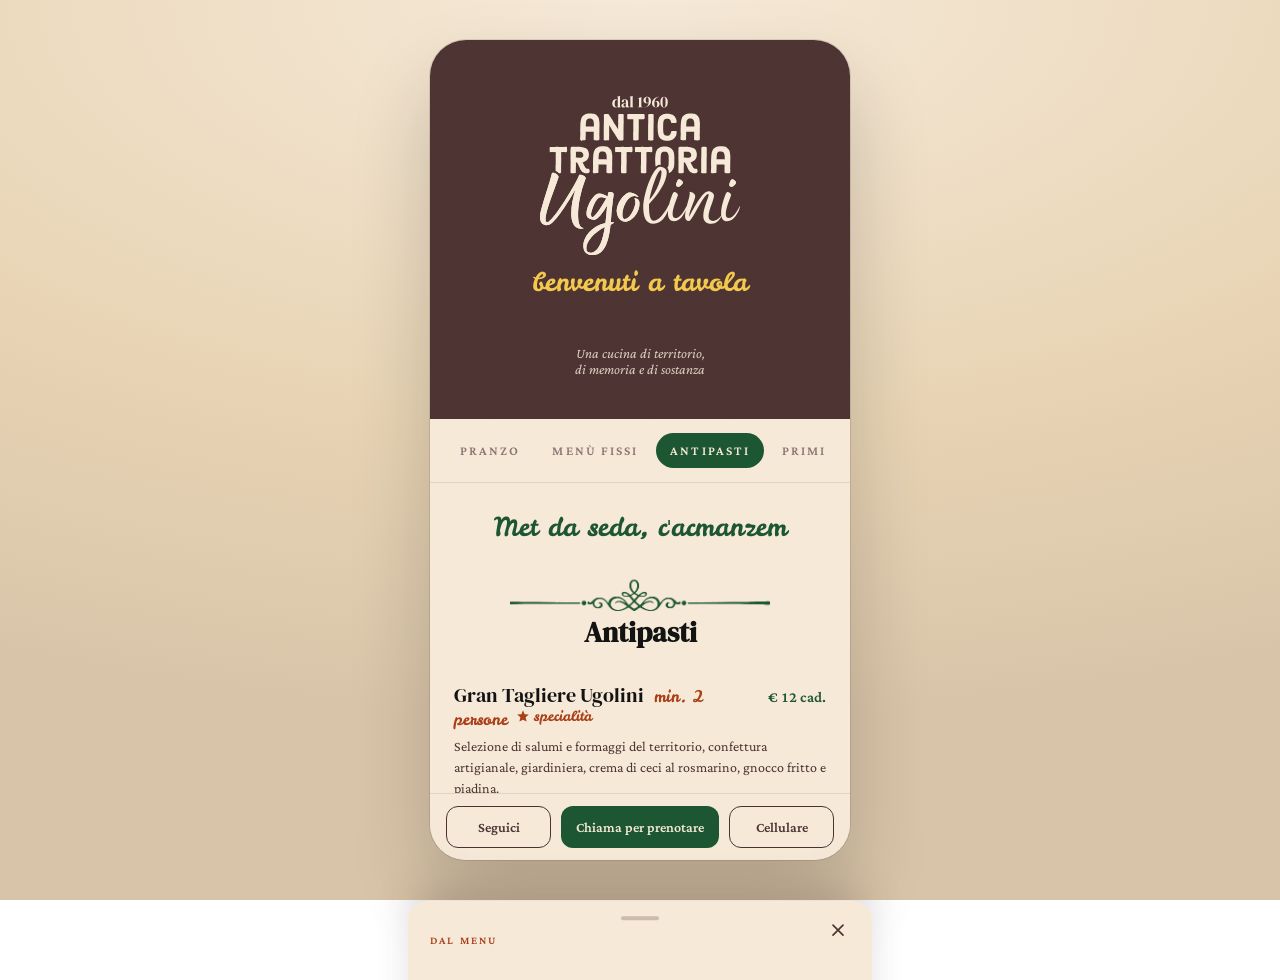
<file: atusitev5_work/menu-digitale.html>
<!doctype html>
<html lang="it">
<head>
<meta charset="utf-8" />
<meta name="viewport" content="width=device-width, initial-scale=1, viewport-fit=cover" />
<meta name="theme-color" content="#4c3332" />
<title>Menu digitale — Antica Trattoria Ugolini</title>
<meta name="description" content="Menu digitale phone-first di Antica Trattoria Ugolini, scansiona il QR a tavola per consultare il menu completo." />
<meta name="robots" content="noindex" />
<link rel="icon" type="image/svg+xml" href="assets/atu-logo.svg" />
<link rel="apple-touch-icon" href="assets/apple-touch-icon.png" />

<link rel="preload" href="fonts/-nFnOHM81r4j6k0gjAW3mujVU2B2G_Bx0g.woff2" as="font" type="font/woff2" crossorigin />
<link rel="stylesheet" href="css/fonts.css" />
<link rel="stylesheet" href="css/tokens.css" />
<link rel="stylesheet" href="css/digital-menu.css" />
</head>
<body class="dm-body">
<svg class="icon-sprite" xmlns="http://www.w3.org/2000/svg" aria-hidden="true">
  <symbol id="i-star" viewBox="0 0 24 24"><path d="M12 2l2.7 6.9 7.3.6-5.55 4.83 1.7 7.17L12 18.27 5.85 21.5l1.7-7.17L2 9.5l7.3-.6L12 2z"/></symbol>
</svg>

<div class="dm-screen">
  <div class="dm-scroll">
    <!-- Hero -->
    <div class="dm-hero">
      <div class="dm-hero__inner">
        <span class="dm-hero__logo" data-logo="assets/atu-logo-mono-dal1960.svg" aria-label="Antica Trattoria Ugolini, dal 1960"></span>
        <p class="dm-hero__welcome">benvenuti a tavola</p>
        <p class="dm-hero__sub">Una cucina di territorio, di memoria e di sostanza</p>
      </div>
    </div>

    <!-- Tabs -->
    <div class="dm-tabs" role="tablist" aria-label="Sezioni del menu">
      <button class="dm-tab" role="tab" data-tab="pranzo">Pranzo</button>
      <button class="dm-tab" role="tab" data-tab="fissi">Menù fissi</button>
      <button class="dm-tab" role="tab" data-tab="antipasti" aria-selected="true">Antipasti</button>
      <button class="dm-tab" role="tab" data-tab="primi">Primi</button>
      <button class="dm-tab" role="tab" data-tab="secondi">Secondi</button>
      <button class="dm-tab" role="tab" data-tab="leggeri">Leggeri</button>
      <button class="dm-tab" role="tab" data-tab="contorni">Contorni</button>
      <button class="dm-tab" role="tab" data-tab="dolci">Dolci</button>
      <button class="dm-tab" role="tab" data-tab="bevande">Bevande</button>
      <button class="dm-tab" role="tab" data-tab="vini">Vini</button>
    </div>

    <div class="dm-list">

      <!-- PRANZO -->
      <div class="dm-panel" data-panel="pranzo" hidden>
        <p class="dm-section-aside">A pranzo, come una volta</p>
        <img class="dm-ornament" src="assets/divisor.png" alt="" loading="lazy" />
        <h2 class="dm-section-title">Menù del pranzo</h2>
        <p class="dm-formula-sub">Tre formule veloci, con sapori di casa. Acqua e caffè inclusi.</p>
        <p class="dm-formula-note">Coperto incluso</p>
        <article class="dm-formula">
          <header class="dm-formula__head"><span class="dm-formula__name">Formula 1</span><span class="dm-formula__price">€ 13</span></header>
          <ul class="dm-formula__items"><li>Primo a scelta</li><li>Contorno</li><li>Acqua e caffè</li></ul>
        </article>
        <article class="dm-formula">
          <header class="dm-formula__head"><span class="dm-formula__name">Formula 2</span><span class="dm-formula__price">€ 14</span></header>
          <ul class="dm-formula__items"><li>Secondo a scelta</li><li>Contorno</li><li>Acqua e caffè</li></ul>
        </article>
        <article class="dm-formula">
          <header class="dm-formula__head"><span class="dm-formula__name">Piatto Unico</span><span class="dm-formula__price">€ 15</span></header>
          <ul class="dm-formula__items"><li>Primo e secondo</li><li>Contorno</li><li>Acqua e caffè</li></ul>
        </article>

        <p class="dm-section-aside" style="margin-top: 28px;">Componi il tuo piatto</p>
        <article class="dm-formula">
          <header class="dm-formula__head"><span class="dm-formula__name">Primi a scelta</span></header>
          <ul class="dm-formula__items">
            <li><strong>Pasta:</strong> gnocchi fatti in casa, paccheri o spaghetti artigianali</li>
            <li><strong>Condimento:</strong> pomodoro, salsiccia e piselli o ragù della casa</li>
          </ul>
        </article>
        <article class="dm-formula">
          <header class="dm-formula__head"><span class="dm-formula__name">Secondi e contorni</span></header>
          <ul class="dm-formula__items">
            <li><strong>Secondi:</strong> petto di pollo, roast beef, salsiccia</li>
            <li><strong>Contorni:</strong> verdure al gratè, insalata mista, patate al forno, erbette di campo</li>
          </ul>
        </article>
      </div>

      <!-- MENU FISSI (sera) -->
      <div class="dm-panel" data-panel="fissi" hidden>
        <p class="dm-section-aside">Ai pensem nun</p>
        <img class="dm-ornament" src="assets/divisor.png" alt="" loading="lazy" />
        <h2 class="dm-section-title">I nostri menù fissi</h2>
        <p class="dm-formula-sub">Tre formule per la sera, dolce a scelta dal carrello.</p>
        <p class="dm-formula-note">Bevande e coperto esclusi · Coperto € 2,50</p>
        <article class="dm-formula">
          <header class="dm-formula__head"><span class="dm-formula__name">Menù «Sottomontana»</span><span class="dm-formula__price">€ 28</span></header>
          <ul class="dm-formula__items">
            <li>Tagliere 1960</li>
            <li>Grigliata mista romagnola <em>o</em> Pollo alla cacciatora</li>
            <li>Patate al forno</li>
            <li>Dolce a scelta dal carrello</li>
          </ul>
        </article>
        <article class="dm-formula">
          <header class="dm-formula__head"><span class="dm-formula__name">Menù del Ciclista</span><span class="dm-formula__price">€ 25</span></header>
          <ul class="dm-formula__items">
            <li>Tagliatelle al ragù <em>o</em> Strozzapreti salsiccia e piselli</li>
            <li>Grigliata mista romagnola <em>o</em> Pollo alla cacciatora</li>
            <li>Patate al forno</li>
            <li>Dolce a scelta dal carrello</li>
          </ul>
        </article>
        <article class="dm-formula">
          <header class="dm-formula__head"><span class="dm-formula__name">Menù Degustazione</span><span class="dm-formula__price">€ 35</span></header>
          <ul class="dm-formula__items">
            <li>Antipasto di Gudanzon</li>
            <li>Tagliatelle al ragù <em>o</em> Strozzapreti salsiccia e piselli</li>
            <li>Grigliata mista romagnola <em>o</em> Pollo alla cacciatora</li>
            <li>Patate al forno</li>
            <li>Dolce a scelta dal carrello</li>
          </ul>
        </article>
      </div>

      <!-- ANTIPASTI -->
      <div class="dm-panel" data-panel="antipasti" hidden>
        <p class="dm-section-aside">Met da seda, c'acmanzem</p>
        <img class="dm-ornament" src="assets/divisor.png" alt="" loading="lazy" />
        <h2 class="dm-section-title">Antipasti</h2>
        <button class="dm-row" type="button"
          data-name="Gran Tagliere Ugolini" data-price="€ 12 cad." data-note="min. 2 persone — specialità"
          data-desc="Selezione di salumi e formaggi del territorio, confettura artigianale, giardiniera della casa, crema di ceci al rosmarino, gnocco fritto e piadina calda.">
          <div class="dm-row__head"><span class="dm-row__name">Gran Tagliere Ugolini <span class="dm-row__note">min. 2 persone</span><span class="dm-row__star" aria-label="Specialità"><svg viewBox="0 0 24 24" fill="currentColor" aria-hidden="true"><use href="#i-star"/></svg><span class="dm-row__star-label">specialità</span></span></span><span class="dm-row__price">€ 12 cad.</span></div>
          <span class="dm-row__desc">Selezione di salumi e formaggi del territorio, confettura artigianale, giardiniera, crema di ceci al rosmarino, gnocco fritto e piadina.</span>
        </button>
        <button class="dm-row" type="button"
          data-name="Antipasto di Gudanzon" data-price="€ 14"
          data-desc="Selezione abbondante di salumi e formaggi locali con confettura artigianale e piadina calda.">
          <div class="dm-row__head"><span class="dm-row__name">Antipasto di Gudanzon</span><span class="dm-row__price">€ 14</span></div>
          <span class="dm-row__desc">Selezione abbondante di salumi e formaggi locali con confettura e piadina calda.</span>
        </button>
        <button class="dm-row" type="button"
          data-name="Tagliere 1960" data-price="€ 11"
          data-desc="Selezione di salumi misti accompagnati da piadina calda.">
          <div class="dm-row__head"><span class="dm-row__name">Tagliere 1960</span><span class="dm-row__price">€ 11</span></div>
          <span class="dm-row__desc">Selezione di salumi misti con piadina calda.</span>
        </button>
        <button class="dm-row" type="button"
          data-name="Gnocco fritto e prosciutto crudo di Parma DOP" data-price="€ 7"
          data-desc="Gnocco fritto caldo accompagnato da prosciutto crudo di Parma DOP.">
          <div class="dm-row__head"><span class="dm-row__name">Gnocco fritto e prosciutto crudo di Parma DOP</span><span class="dm-row__price">€ 7</span></div>
        </button>
        <button class="dm-row" type="button"
          data-name="Uovo 64° al tartufo" data-price="€ 13"
          data-desc="Uovo morbido su crema di patate, fonduta di Grana Padano e tartufo nero estivo.">
          <div class="dm-row__head"><span class="dm-row__name">Uovo 64° al tartufo</span><span class="dm-row__price">€ 13</span></div>
          <span class="dm-row__desc">Uovo morbido su crema di patate, fonduta di Grana Padano e tartufo nero estivo.</span>
        </button>
      </div>

      <!-- PRIMI -->
      <div class="dm-panel" data-panel="primi" hidden>
        <p class="dm-section-aside">Fet in chesa, cumè una volta</p>
        <img class="dm-ornament" src="assets/divisor.png" alt="" loading="lazy" />
        <h2 class="dm-section-title">Primi della tradizione</h2>
        <button class="dm-row" type="button"
          data-name="Tagliatelle al ragù di carne selezionata" data-price="€ 12" data-note="specialità"
          data-desc="Il nostro cavallo di battaglia, con ragù cotto lentamente."
          data-provenance="Pasta con farina sammarinese.">
          <div class="dm-row__head"><span class="dm-row__name">Tagliatelle al ragù di carne selezionata <span class="dm-row__star" aria-label="Specialità"><svg viewBox="0 0 24 24" fill="currentColor" aria-hidden="true"><use href="#i-star"/></svg><span class="dm-row__star-label">specialità</span></span></span><span class="dm-row__price">€ 12</span></div>
          <span class="dm-row__desc">Il nostro cavallo di battaglia, con ragù cotto lentamente.</span>
        </button>
        <button class="dm-row" type="button"
          data-name="Passatelli con fonduta di formaggio DOP e tartufo" data-price="€ 14"
          data-desc="Asciutti, con fonduta di Grana Padano e tartufo nero estivo.">
          <div class="dm-row__head"><span class="dm-row__name">Passatelli con fonduta di formaggio DOP e tartufo</span><span class="dm-row__price">€ 14</span></div>
          <span class="dm-row__desc">Asciutti, con fonduta di Grana Padano e tartufo nero estivo.</span>
        </button>
        <button class="dm-row" type="button"
          data-name="Strozzapreti artigianali con salsiccia e piselli" data-price="€ 11"
          data-desc="Salsiccia, piselli freschi di stagione, mantecato in padella."
          data-provenance="Pasta con farina sammarinese.">
          <div class="dm-row__head"><span class="dm-row__name">Strozzapreti artigianali con salsiccia e piselli</span><span class="dm-row__price">€ 11</span></div>
          <span class="dm-row__desc">Salsiccia, piselli freschi di stagione, mantecato in padella.</span>
        </button>
        <button class="dm-row" type="button"
          data-name="Pappardelle del bosco" data-price="€ 13"
          data-desc="Con ragù di cinghiale in punta di coltello."
          data-provenance="Pasta con farina sammarinese.">
          <div class="dm-row__head"><span class="dm-row__name">Pappardelle del bosco</span><span class="dm-row__price">€ 13</span></div>
          <span class="dm-row__desc">Con ragù di cinghiale in punta di coltello.</span>
        </button>
        <button class="dm-row" type="button"
          data-name="Ravioli di Faustina" data-price="€ 14"
          data-desc="Con cuore morbido di ricotta e spinaci, accompagnato da porcini, guanciale e pomodorini."
          data-provenance="Pasta con farina sammarinese.">
          <div class="dm-row__head"><span class="dm-row__name">Ravioli di Faustina</span><span class="dm-row__price">€ 14</span></div>
          <span class="dm-row__desc">Con cuore morbido di ricotta e spinaci, accompagnato da porcini, guanciale e pomodorini.</span>
        </button>
        <button class="dm-row" type="button"
          data-name="Bis della tradizione" data-price="€ 15"
          data-desc="Selezione di bis di primi della tradizione.">
          <div class="dm-row__head"><span class="dm-row__name">Bis della tradizione</span><span class="dm-row__price">€ 15</span></div>
          <span class="dm-row__desc">Selezione di bis di primi della tradizione.</span>
        </button>
      </div>

      <!-- SECONDI -->
      <div class="dm-panel" data-panel="secondi" hidden>
        <p class="dm-section-aside">Ancora la nè fnida</p>
        <img class="dm-ornament" src="assets/divisor.png" alt="" loading="lazy" />
        <h2 class="dm-section-title">Secondi piatti</h2>
        <button class="dm-row" type="button"
          data-name="Grigliata mista Romagnola" data-price="€ 14"
          data-desc="I nostri migliori tagli alla brace con salsiccia, costine, pancetta e castrato, accompagnata da piadina calda.">
          <div class="dm-row__head"><span class="dm-row__name">Grigliata mista Romagnola</span><span class="dm-row__price">€ 14</span></div>
          <span class="dm-row__desc">I nostri migliori tagli alla brace con salsiccia, costine, pancetta e castrato. Servita con piadina calda.</span>
        </button>
        <button class="dm-row" type="button"
          data-name="Pollo alla cacciatora" data-price="€ 13" data-note="specialità"
          data-desc="Pollo cotto lentamente alla cacciatora con pomodoro, rosmarino e patate nel suo fondo.">
          <div class="dm-row__head"><span class="dm-row__name">Pollo alla cacciatora <span class="dm-row__star" aria-label="Specialità"><svg viewBox="0 0 24 24" fill="currentColor" aria-hidden="true"><use href="#i-star"/></svg><span class="dm-row__star-label">specialità</span></span></span><span class="dm-row__price">€ 13</span></div>
          <span class="dm-row__desc">Pollo cotto lentamente alla cacciatora con pomodoro, rosmarino e patate nel suo fondo.</span>
        </button>
        <button class="dm-row" type="button"
          data-name="Coniglio in porchetta della tradizione" data-price="€ 14"
          data-desc="Cotto lentamente al forno con pancetta, profumato con erbe aromatiche e accompagnato con finocchio selvatico.">
          <div class="dm-row__head"><span class="dm-row__name">Coniglio in porchetta della tradizione</span><span class="dm-row__price">€ 14</span></div>
          <span class="dm-row__desc">Cotto lentamente al forno con pancetta, profumato con erbe aromatiche e accompagnato con finocchio selvatico.</span>
        </button>
        <button class="dm-row" type="button"
          data-name="Filetto di maiale bardato" data-price="€ 15"
          data-desc="Cotto al punto giusto, avvolto da pancetta con riduzione al Sangiovese DOC e patate al forno.">
          <div class="dm-row__head"><span class="dm-row__name">Filetto di maiale bardato</span><span class="dm-row__price">€ 15</span></div>
          <span class="dm-row__desc">Cotto al punto giusto, avvolto da pancetta con riduzione al Sangiovese DOC e patate al forno.</span>
        </button>
        <button class="dm-row" type="button"
          data-name="Tagliata di manzo degli Allevatori Sammarinesi" data-price="€ 25" data-note="specialità"
          data-desc="Taglio pregiato con sale grosso di Cervia e rosmarino dell'orto."
          data-provenance="Abbiamo scelto quella degli allevatori sammarinesi perché è davvero buona e perché ci piace portare in tavola il nostro territorio, non solo raccontarlo.">
          <div class="dm-row__head"><span class="dm-row__name">Tagliata di manzo degli Allevatori Sammarinesi <span class="dm-row__star" aria-label="Specialità"><svg viewBox="0 0 24 24" fill="currentColor" aria-hidden="true"><use href="#i-star"/></svg><span class="dm-row__star-label">specialità</span></span></span><span class="dm-row__price">€ 25</span></div>
          <span class="dm-row__desc">Taglio pregiato con sale grosso di Cervia e rosmarino dell'orto.</span>
          <span class="dm-row__provenance">Allevatori sammarinesi — il nostro territorio in tavola.</span>
        </button>
      </div>

      <!-- LEGGERI -->
      <div class="dm-panel" data-panel="leggeri" hidden>
        <p class="dm-section-aside">Per chi svo tni ligir o l'ha al su rasoun</p>
        <img class="dm-ornament" src="assets/divisor.png" alt="" loading="lazy" />
        <h2 class="dm-section-title">Piatti leggeri</h2>
        <button class="dm-row" type="button"
          data-name="Hummus di ceci" data-price="€ 11"
          data-desc="Hummus di ceci al sesamo, funghi e rucola, accompagnato da piadina all'olio.">
          <div class="dm-row__head"><span class="dm-row__name">Hummus di ceci</span><span class="dm-row__price">€ 11</span></div>
          <span class="dm-row__desc">Hummus di ceci al sesamo, funghi e rucola, accompagnato da piadina all'olio.</span>
        </button>
        <button class="dm-row" type="button"
          data-name="Burger di quinoa e verdure" data-price="€ 13"
          data-desc="Burger vegetale con quinoa, semi di lino e verdure, servito con misticanza.">
          <div class="dm-row__head"><span class="dm-row__name">Burger di quinoa e verdure</span><span class="dm-row__price">€ 13</span></div>
          <span class="dm-row__desc">Burger vegetale con quinoa, semi di lino e verdure, servito con misticanza.</span>
        </button>
        <button class="dm-row" type="button"
          data-name="Insalata del Cortile" data-price="€ 12"
          data-desc="Insalata mista con pollo grigliato, uovo sodo, pomodorini, carote, mais e dressing limone e senape, accompagnata da piadina calda.">
          <div class="dm-row__head"><span class="dm-row__name">Insalata del Cortile</span><span class="dm-row__price">€ 12</span></div>
          <span class="dm-row__desc">Insalata mista con pollo grigliato, uovo sodo, pomodorini, carote, mais e dressing limone e senape, accompagnata da piadina calda.</span>
        </button>
        <button class="dm-row" type="button"
          data-name="Insalata dello Sportivo" data-price="€ 11"
          data-desc="Insalata mista con tonno, mozzarelline, pomodorini, mais e olive, accompagnata da piadina calda.">
          <div class="dm-row__head"><span class="dm-row__name">Insalata dello Sportivo</span><span class="dm-row__price">€ 11</span></div>
          <span class="dm-row__desc">Insalata mista con tonno, mozzarelline, pomodorini, mais e olive, accompagnata da piadina calda.</span>
        </button>
      </div>

      <!-- CONTORNI -->
      <div class="dm-panel" data-panel="contorni" hidden>
        <p class="dm-section-aside">Per decurè e piat</p>
        <img class="dm-ornament" src="assets/divisor.png" alt="" loading="lazy" />
        <h2 class="dm-section-title">Contorni</h2>
        <button class="dm-row" type="button" data-name="Patate al forno al rosmarino" data-price="€ 5" data-desc="Tagliate a spicchi, cotte al forno con rosmarino.">
          <div class="dm-row__head"><span class="dm-row__name">Patate al forno al rosmarino</span><span class="dm-row__price">€ 5</span></div>
        </button>
        <button class="dm-row" type="button" data-name="Verdure gratinate" data-price="€ 6" data-desc="Verdure di stagione gratinate con pangrattato, erbe e olio EVO.">
          <div class="dm-row__head"><span class="dm-row__name">Verdure gratinate</span><span class="dm-row__price">€ 6</span></div>
        </button>
        <button class="dm-row" type="button" data-name="Insalata mista" data-price="€ 5" data-desc="Insalata, pomodorini, carote, olio EVO.">
          <div class="dm-row__head"><span class="dm-row__name">Insalata mista</span><span class="dm-row__price">€ 5</span></div>
        </button>
        <button class="dm-row" type="button" data-name="Erbette di campo saltate" data-price="€ 5" data-desc="Tarassaco, ortica, bietola, cotte in padella con aglio.">
          <div class="dm-row__head"><span class="dm-row__name">Erbette di campo saltate</span><span class="dm-row__price">€ 5</span></div>
        </button>
      </div>

      <!-- DOLCI -->
      <div class="dm-panel" data-panel="dolci" hidden>
        <p class="dm-section-aside">Se u tarvenza ancora e post</p>
        <img class="dm-ornament" src="assets/divisor.png" alt="" loading="lazy" />
        <h2 class="dm-section-title">Dolci</h2>
        <button class="dm-row" type="button"
          data-name="I dolci al carrello" data-price="€ 5,50 cad."
          data-desc="Una selezione di dolci da credenza e al cucchiaio, presentata al tavolo. Scegliete a vista.">
          <div class="dm-row__head"><span class="dm-row__name">I dolci al carrello</span><span class="dm-row__price">€ 5,50 cad.</span></div>
          <span class="dm-row__desc">Una selezione presentata al tavolo. Scegliete a vista.</span>
        </button>
      </div>

      <!-- BEVANDE -->
      <div class="dm-panel" data-panel="bevande" hidden>
        <p class="dm-section-aside">Cus'è cus be?</p>
        <img class="dm-ornament" src="assets/divisor.png" alt="" loading="lazy" />
        <h2 class="dm-section-title">Bevande</h2>
        <button class="dm-row" type="button" data-name='Acqua "La Chiara"' data-price="€ 2,50" data-desc="Naturale o frizzante.">
          <div class="dm-row__head"><span class="dm-row__name">Acqua "La Chiara"</span><span class="dm-row__price">€ 2,50</span></div>
          <span class="dm-row__desc">Naturale o frizzante.</span>
        </button>
        <button class="dm-row" type="button" data-name="Birra artigianale di San Marino 33cl" data-price="€ 6" data-desc="Birra artigianale del territorio.">
          <div class="dm-row__head"><span class="dm-row__name">Birra artigianale di San Marino 33cl</span><span class="dm-row__price">€ 6</span></div>
        </button>
        <button class="dm-row" type="button" data-name="Bibite" data-price="€ 3,50" data-desc="Coca-Cola, aranciata, gassose.">
          <div class="dm-row__head"><span class="dm-row__name">Bibite</span><span class="dm-row__price">€ 3,50</span></div>
          <span class="dm-row__desc">Coca-Cola, aranciata, gassose.</span>
        </button>
        <button class="dm-row" type="button" data-name="Caffè" data-price="€ 2" data-desc="Espresso.">
          <div class="dm-row__head"><span class="dm-row__name">Caffè</span><span class="dm-row__price">€ 2</span></div>
        </button>
        <button class="dm-row" type="button" data-name="Caffè corretto" data-price="€ 2,50" data-desc="Espresso con grappa o sambuca.">
          <div class="dm-row__head"><span class="dm-row__name">Caffè corretto</span><span class="dm-row__price">€ 2,50</span></div>
        </button>
        <button class="dm-row" type="button" data-name="Amari e liquori" data-price="€ 5" data-desc="Selezione di amari e liquori della casa.">
          <div class="dm-row__head"><span class="dm-row__name">Amari e liquori</span><span class="dm-row__price">€ 5</span></div>
        </button>
      </div>

      <!-- VINI -->
      <div class="dm-panel" data-panel="vini" hidden>
        <p class="dm-section-aside">L'aqua la fa la rusna</p>
        <img class="dm-ornament" src="assets/divisor.png" alt="" loading="lazy" />
        <h2 class="dm-section-title">Carta dei vini</h2>
        <p class="dm-formula-sub">Vini del territorio sammarinese, per accompagnare la cucina di casa.</p>

        <div class="dm-wine-head"><span>Calice</span><span>Bottiglia</span></div>

        <p class="dm-wine-group">Rossi</p>
        <div class="dm-wine"><span class="dm-wine__name">Valdragone Rosso</span><span class="dm-wine__c">€ 4</span><span class="dm-wine__b">€ 14</span></div>
        <div class="dm-wine"><span class="dm-wine__name">Sangiovese di San Marino</span><span class="dm-wine__c">€ 4,50</span><span class="dm-wine__b">€ 16</span></div>
        <div class="dm-wine"><span class="dm-wine__name">Brugneto di San Marino</span><span class="dm-wine__c">—</span><span class="dm-wine__b">€ 22</span></div>
        <div class="dm-wine"><span class="dm-wine__name">Sterpeto Riserva 2020</span><span class="dm-wine__c">—</span><span class="dm-wine__b">€ 35</span></div>

        <p class="dm-wine-group">Bianchi</p>
        <div class="dm-wine"><span class="dm-wine__name">Valdragone Bianco</span><span class="dm-wine__c">€ 4</span><span class="dm-wine__b">€ 14</span></div>
        <div class="dm-wine"><span class="dm-wine__name">Biancale di San Marino</span><span class="dm-wine__c">€ 4,50</span><span class="dm-wine__b">€ 18</span></div>
        <div class="dm-wine"><span class="dm-wine__name">Roncale di San Marino</span><span class="dm-wine__c">—</span><span class="dm-wine__b">€ 19</span></div>
        <div class="dm-wine"><span class="dm-wine__name">Ribolla di San Marino</span><span class="dm-wine__c">—</span><span class="dm-wine__b">€ 27</span></div>
        <div class="dm-wine"><span class="dm-wine__name">Caldese Chardonnay Riserva</span><span class="dm-wine__c">—</span><span class="dm-wine__b">€ 34</span></div>

        <p class="dm-wine-group">Bollicine</p>
        <div class="dm-wine"><span class="dm-wine__name">Valdragone Frizzante</span><span class="dm-wine__c">€ 4</span><span class="dm-wine__b">€ 14</span></div>
        <div class="dm-wine"><span class="dm-wine__name">Riserva del Titano Brut</span><span class="dm-wine__c">—</span><span class="dm-wine__b">€ 22</span></div>
      </div>

    </div>
  </div>

  <!-- Bottom bar: brand touchpoints, not table service -->
  <div class="dm-bottom">
    <a class="dm-btn dm-btn--ghost" href="https://www.instagram.com/anticatrattoriaugolini" rel="noopener" target="_blank">Seguici</a>
    <a class="dm-btn dm-btn--primary" href="tel:+390549875837">Chiama per prenotare</a>
    <a class="dm-btn dm-btn--ghost" href="tel:+393357336979">Cellulare</a>
  </div>
</div>

<!-- Detail sheet -->
<div class="dm-veil" aria-hidden="true"></div>
<div class="dm-sheet" role="dialog" aria-modal="true" aria-labelledby="dm-sheet-title">
  <button class="dm-sheet__close" type="button" aria-label="Chiudi">
    <svg width="20" height="20" viewBox="0 0 24 24" fill="none" stroke="currentColor" stroke-width="2" stroke-linecap="round"><path d="M6 6l12 12M6 18L18 6"/></svg>
  </button>
  <div class="dm-sheet__grab" aria-hidden="true"></div>
  <p class="dm-sheet__eyebrow">dal menu</p>
  <div class="dm-sheet__head">
    <h2 class="dm-sheet__title" id="dm-sheet-title"></h2>
    <span class="dm-sheet__price"></span>
  </div>
  <p class="dm-sheet__desc"></p>
  <div class="dm-sheet__provenance" hidden>
    <div class="dm-sheet__label">Materie prime</div>
    <span class="dm-sheet__provenance-text"></span>
  </div>
  <div class="dm-sheet__pair" hidden>
    <div class="dm-sheet__label">In abbinamento</div>
    <em class="dm-sheet__pair-text"></em>
  </div>
</div>

<style>
  .visually-hidden {
    position: absolute;
    width: 1px; height: 1px;
    padding: 0; margin: -1px;
    overflow: hidden;
    clip: rect(0, 0, 0, 0);
    white-space: nowrap;
    border: 0;
  }
  .dm-hero__logo svg path { fill: currentColor !important; }
  .dm-hero__logo svg { width: 100%; height: auto; display: block; }
</style>

<script src="js/site.js" defer></script>
<script src="js/digital-menu.js" defer></script>
</body>
</html>
</file>
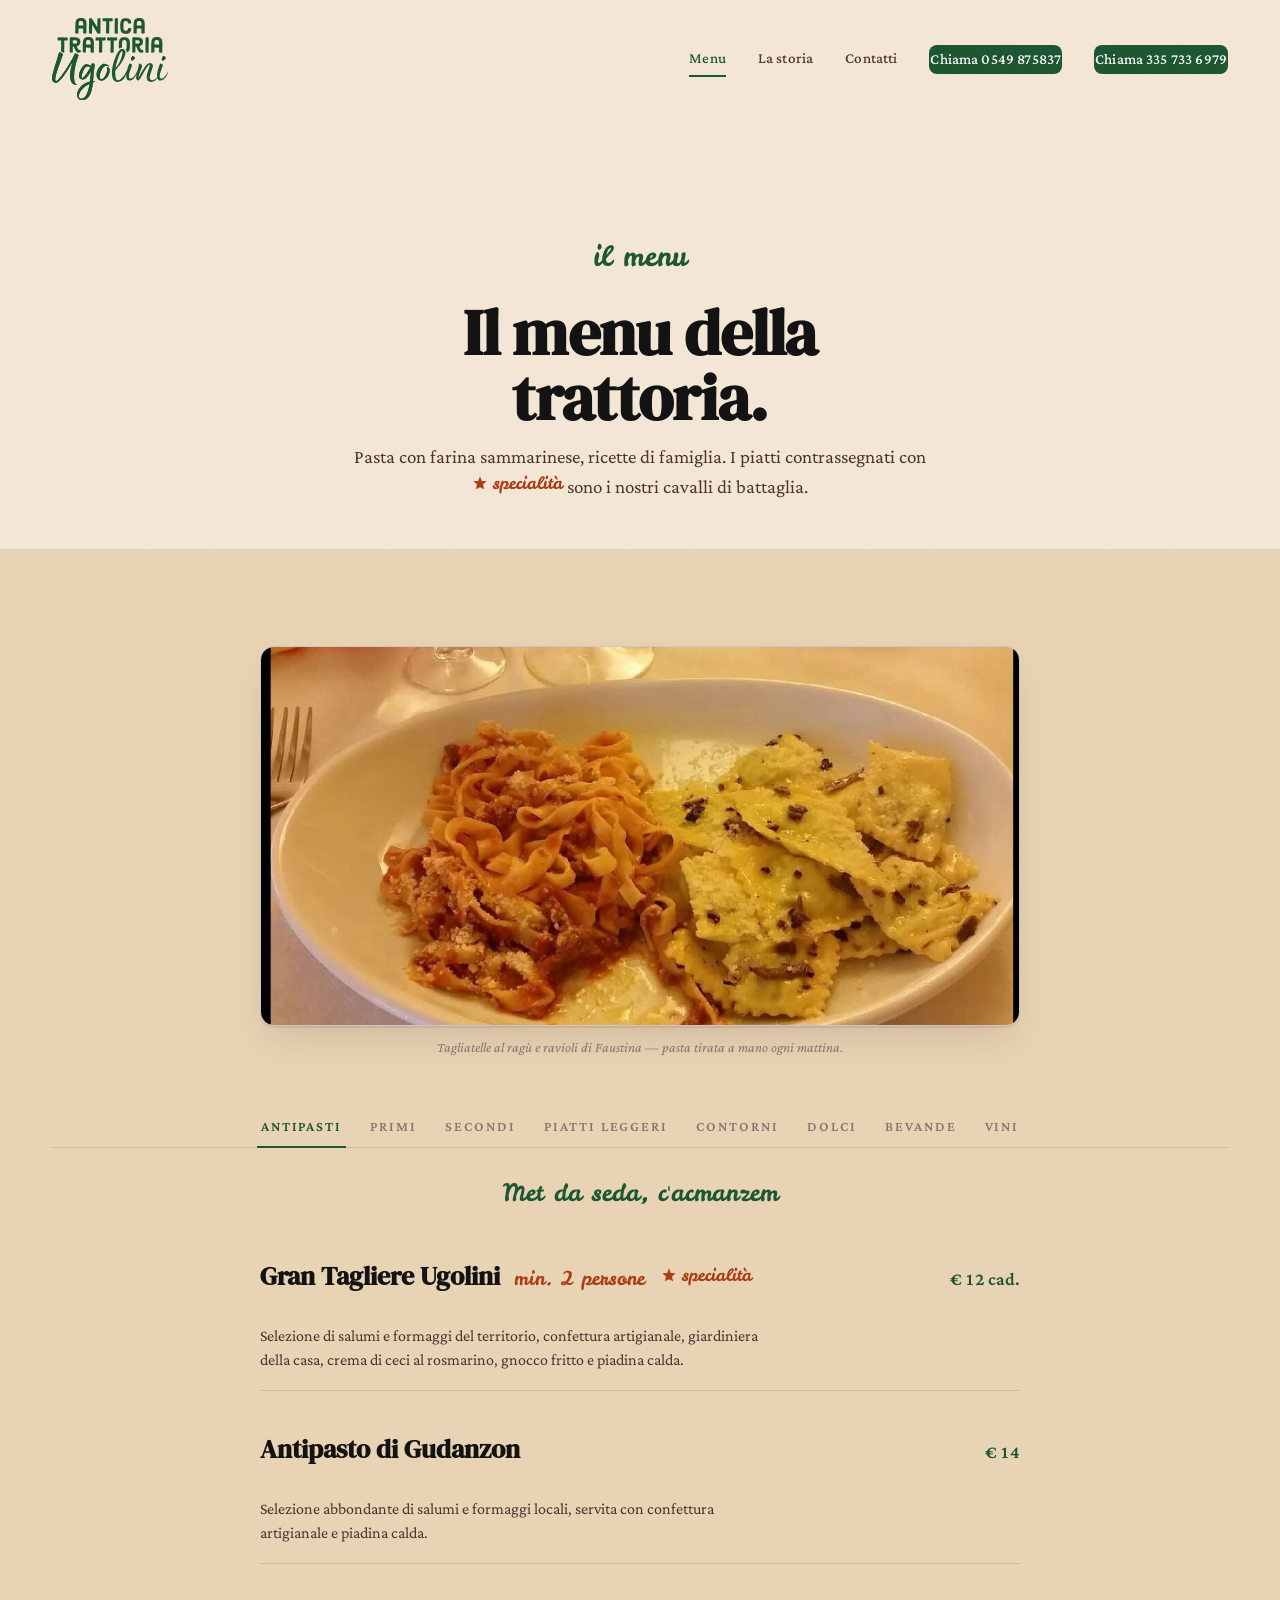
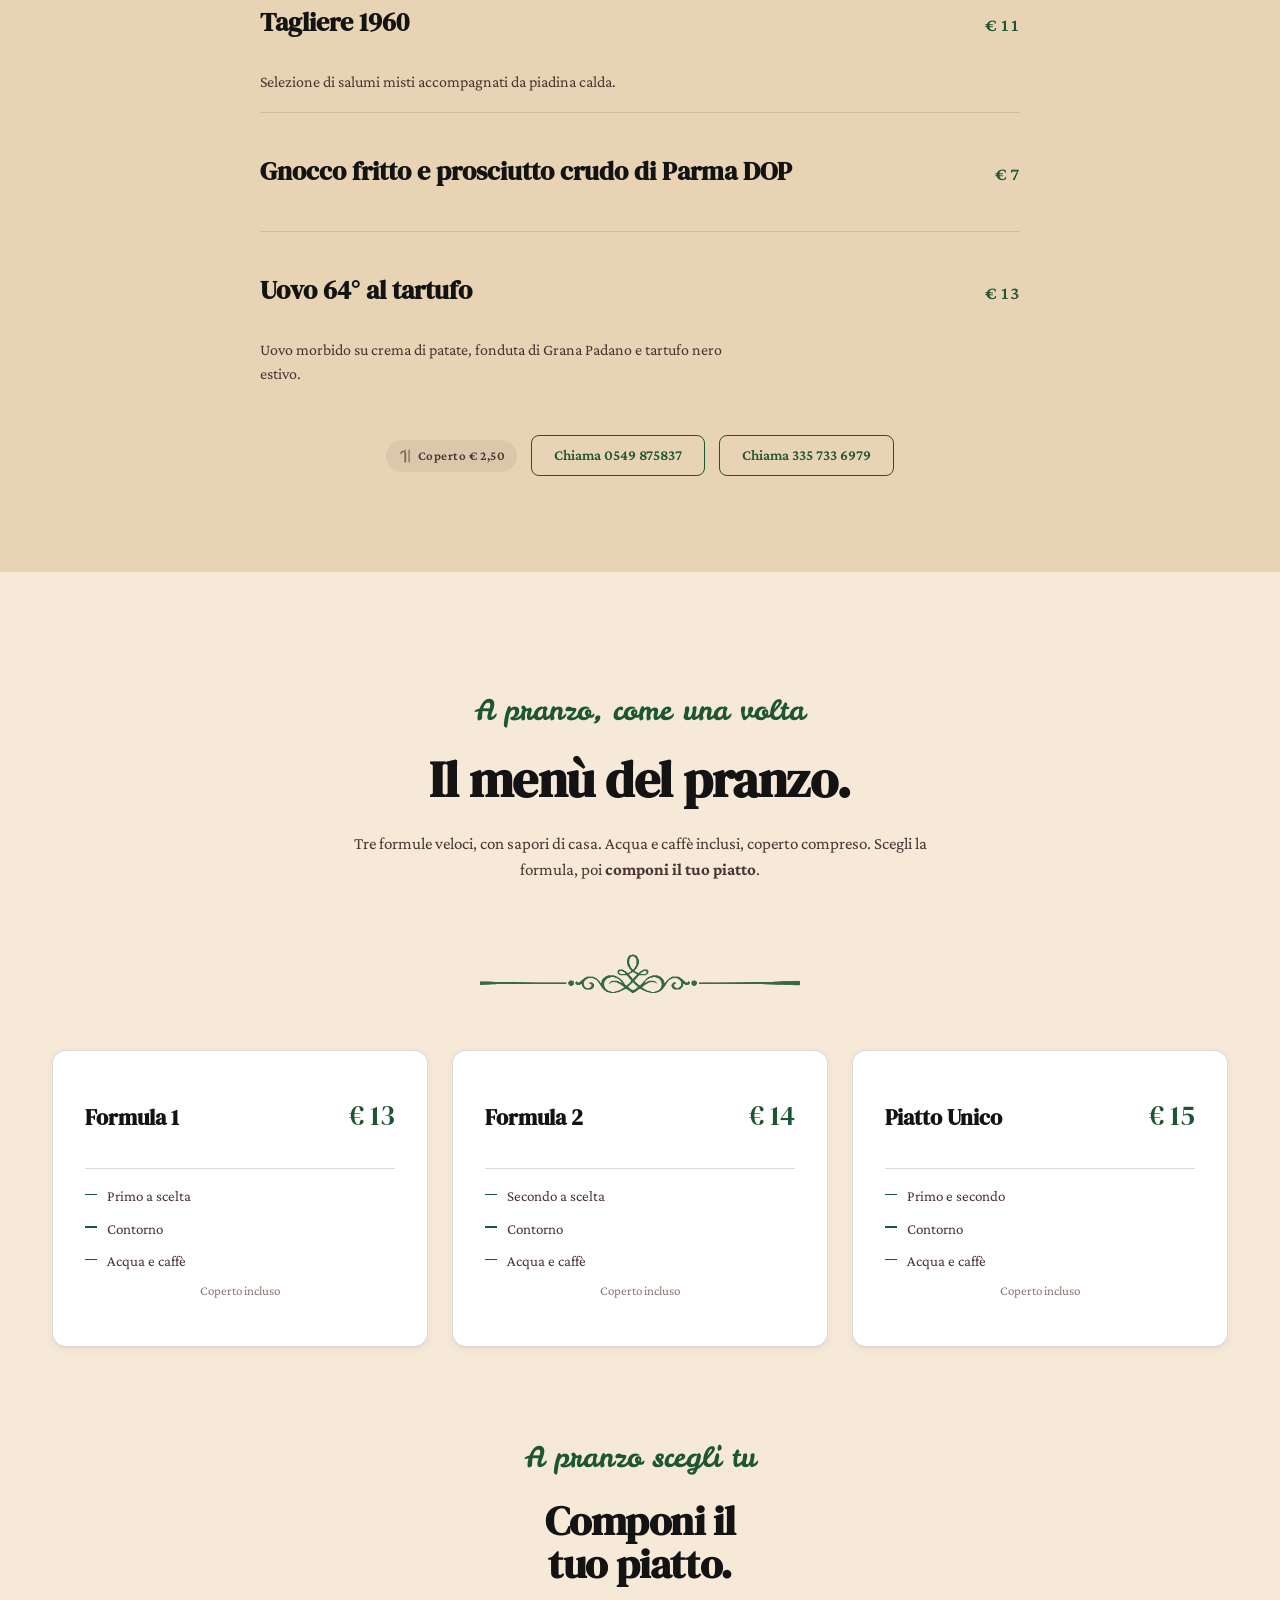
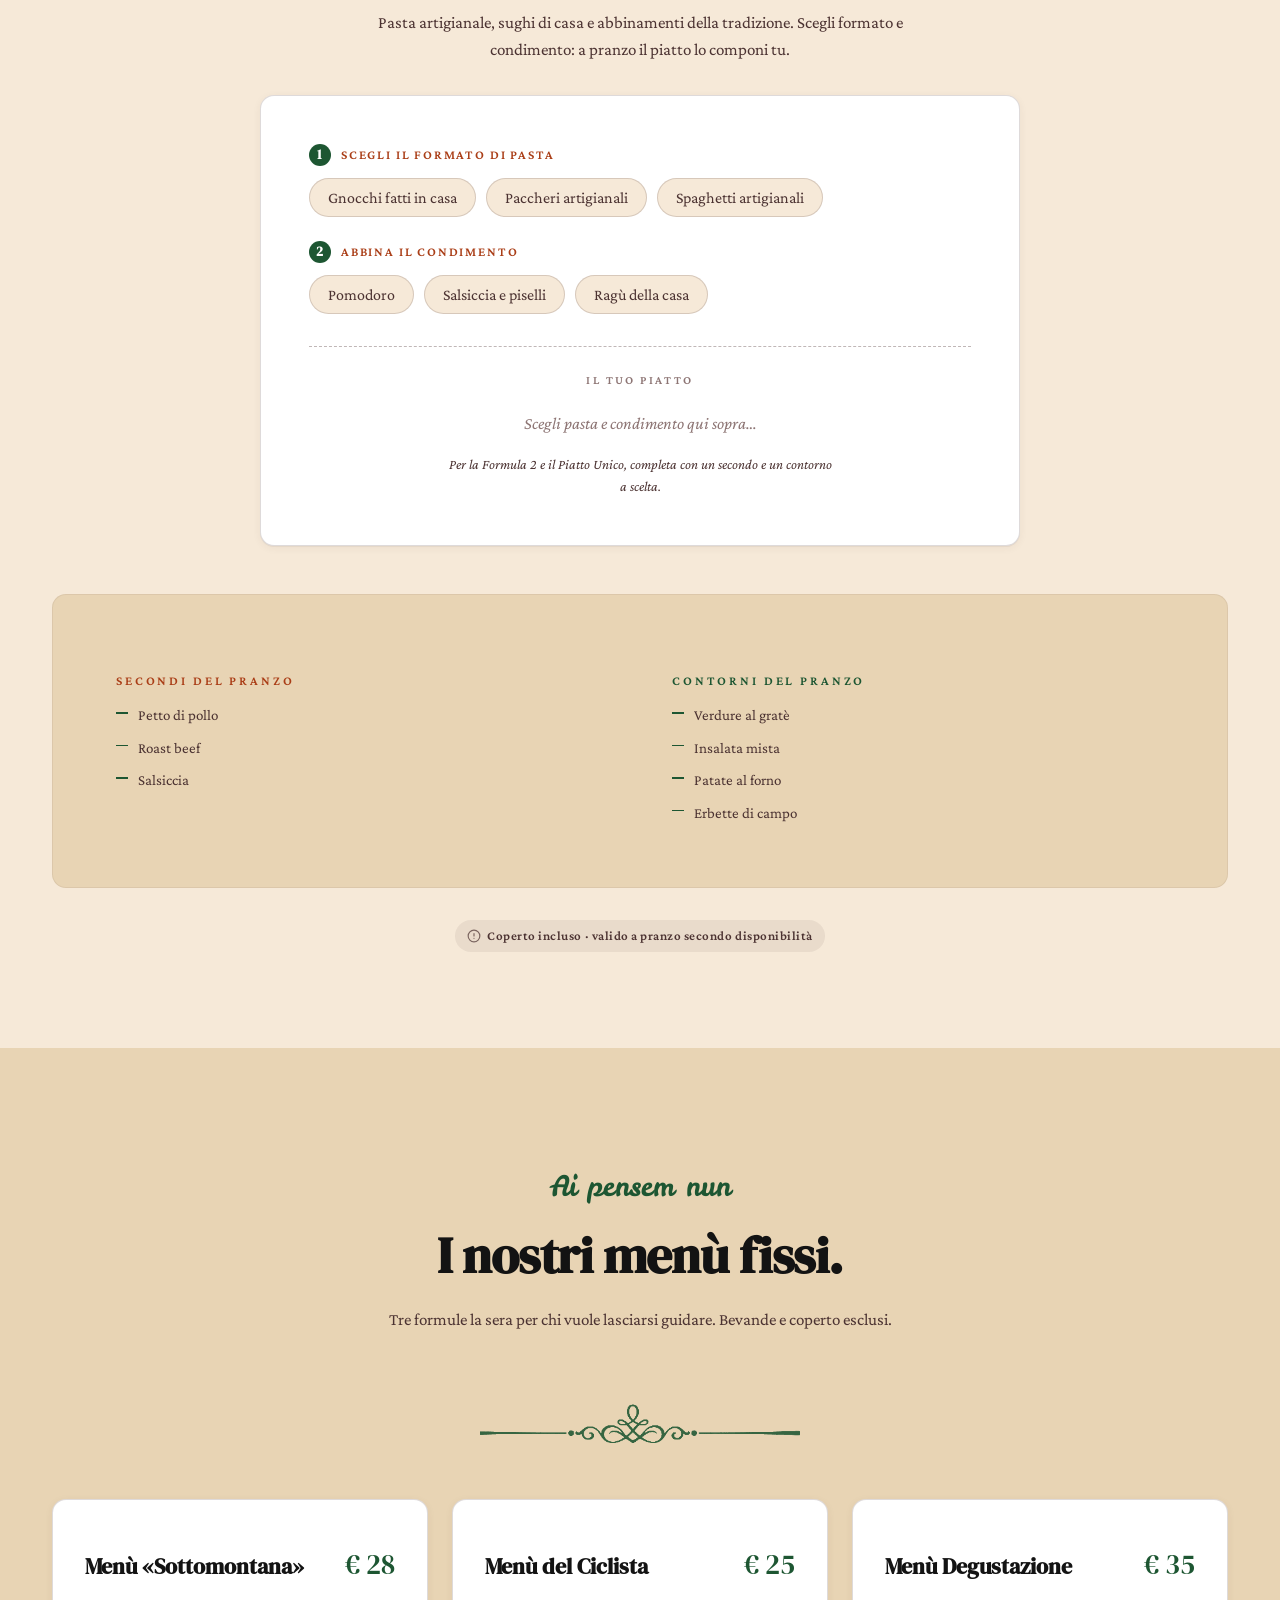
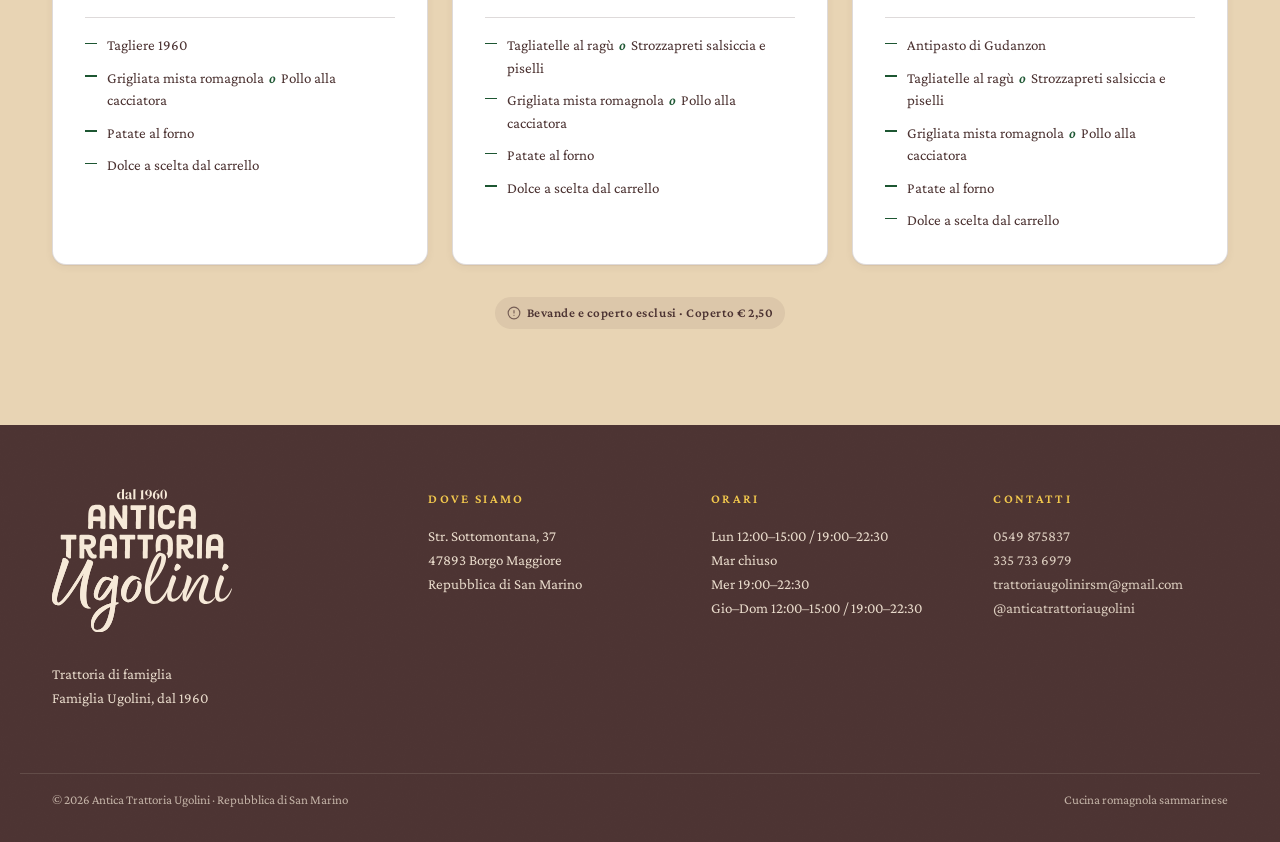
<file: atusitev5_work/menu.html>
<!doctype html>
<html lang="it">
<head>
<meta charset="utf-8" />
<meta name="viewport" content="width=device-width, initial-scale=1" />
<title>Il menu — Antica Trattoria Ugolini</title>
<meta name="description" content="Menu della trattoria: antipasti, primi della tradizione, secondi, piatti leggeri, contorni, dolci e bevande. Più i menù fissi della sera. Pasta con farina sammarinese, ricette di famiglia." />
<link rel="canonical" href="https://anticatrattoriaugolini.com/menu.html" />
<link rel="icon" type="image/svg+xml" href="assets/atu-logo.svg" />
<link rel="apple-touch-icon" href="assets/apple-touch-icon.png" />
<link rel="manifest" href="manifest.webmanifest" />
<meta name="theme-color" content="#1d5632" />

<meta property="og:type" content="website" />
<meta property="og:locale" content="it_IT" />
<meta property="og:site_name" content="Antica Trattoria Ugolini" />
<meta property="og:title" content="Il menu — Antica Trattoria Ugolini" />
<meta property="og:description" content="Antipasti, primi della tradizione, secondi, dolci. Menù fissi della sera (€ 25 / 28 / 35)." />
<meta property="og:url" content="https://anticatrattoriaugolini.com/menu.html" />
<meta property="og:image" content="https://anticatrattoriaugolini.com/assets/og-image.png" />
<meta property="og:image:width" content="1200" />
<meta property="og:image:height" content="630" />
<meta name="twitter:card" content="summary_large_image" />
<meta name="twitter:title" content="Il menu — Antica Trattoria Ugolini" />
<meta name="twitter:description" content="Antipasti, primi della tradizione, secondi, dolci. Menù fissi della sera." />
<meta name="twitter:image" content="https://anticatrattoriaugolini.com/assets/og-image.png" />

<link rel="preload" href="fonts/-nFnOHM81r4j6k0gjAW3mujVU2B2G_Bx0g.woff2" as="font" type="font/woff2" crossorigin />
<link rel="stylesheet" href="css/fonts.css" />
<link rel="stylesheet" href="css/tokens.css" />
<link rel="stylesheet" href="css/site.css" />
</head>
<body>
<svg class="icon-sprite" xmlns="http://www.w3.org/2000/svg" aria-hidden="true">
  <symbol id="i-star" viewBox="0 0 24 24"><path d="M12 2l2.7 6.9 7.3.6-5.55 4.83 1.7 7.17L12 18.27 5.85 21.5l1.7-7.17L2 9.5l7.3-.6L12 2z"/></symbol>
</svg>
<a href="#main" class="skip-link">Vai al contenuto</a>

<header class="site-header">
  <div class="container site-header__inner">
    <a href="/" class="site-header__logo" aria-label="Antica Trattoria Ugolini — home" data-logo="assets/atu-logo-mono.svg"></a>
    <button class="nav-toggle" aria-label="Apri menu" aria-expanded="false" aria-controls="primary-nav">
      <svg viewBox="0 0 24 24" fill="none" stroke="currentColor" stroke-width="2" stroke-linecap="round" aria-hidden="true"><path d="M3 6h18M3 12h18M3 18h18"/></svg>
    </button>
    <nav class="site-header__nav" id="primary-nav" aria-label="Navigazione principale">
      <a href="menu.html" aria-current="page">Menu</a>
      <a href="storia.html">La storia</a>
      <a href="contatti.html">Contatti</a>
      <a href="tel:+390549875837" class="btn btn-primary site-header__call">Chiama 0549 875837</a>
      <a href="tel:+393357336979" class="btn btn-primary site-header__call">Chiama 335 733 6979</a>
    </nav>
  </div>
</header>

<main id="main">
  <section class="page-header">
    <div class="container">
      <p class="page-header__eyebrow">il menu</p>
      <h1 class="page-header__title">Il menu della trattoria.</h1>
      <p class="page-header__lede">
        Pasta con farina sammarinese, ricette di famiglia. I piatti contrassegnati con
        <span class="dish-star" style="margin-left:0;"><svg viewBox="0 0 24 24" fill="currentColor" aria-hidden="true"><use href="#i-star"/></svg><span class="dish-star__label">specialità</span></span>
        sono i nostri cavalli di battaglia.
      </p>
    </div>
  </section>

  <section class="section section--crema" id="menu-section">
    <div class="container">
      <div class="reveal" style="max-width: 760px; margin: 0 auto var(--s-7);">
        <figure class="photo">
          <div class="photo-frame" style="aspect-ratio: 2/1;"><img src="assets/foto/tagliatelle.jpg" alt="Tagliatelle e ravioli fatti in casa" loading="lazy" width="1106" height="738" /></div>
          <figcaption>Tagliatelle al ragù e ravioli di Faustina — pasta tirata a mano ogni mattina.</figcaption>
        </figure>
      </div>
      <div role="tablist" class="menu-tabs" aria-label="Sezioni del menu">
        <button type="button" role="tab" class="menu-tab" data-tab="antipasti">Antipasti</button>
        <button type="button" role="tab" class="menu-tab" data-tab="primi">Primi</button>
        <button type="button" role="tab" class="menu-tab" data-tab="secondi">Secondi</button>
        <button type="button" role="tab" class="menu-tab" data-tab="leggeri">Piatti leggeri</button>
        <button type="button" role="tab" class="menu-tab" data-tab="contorni">Contorni</button>
        <button type="button" role="tab" class="menu-tab" data-tab="dolci">Dolci</button>
        <button type="button" role="tab" class="menu-tab" data-tab="bevande">Bevande</button>
        <button type="button" role="tab" class="menu-tab" data-tab="vini">Vini</button>
      </div>

      <div class="menu-list reveal" role="tabpanel">

        <!-- ANTIPASTI -->
        <div class="menu-panel" data-panel="antipasti" hidden>
          <p class="panel-aside">Met da seda, c'acmanzem</p>
          <article class="menu-item">
            <header class="menu-item__head">
              <h3 class="menu-item__name">
                Gran Tagliere Ugolini
                <span class="menu-item__note">min. 2 persone</span>
                <span class="dish-star" aria-label="Specialità della casa"><svg viewBox="0 0 24 24" fill="currentColor" aria-hidden="true"><use href="#i-star"/></svg><span class="dish-star__label">specialità</span></span>
              </h3>
              <span class="menu-item__price">€ 12 cad.</span>
            </header>
            <p class="menu-item__desc">Selezione di salumi e formaggi del territorio, confettura artigianale, giardiniera della casa, crema di ceci al rosmarino, gnocco fritto e piadina calda.</p>
          </article>
          <article class="menu-item">
            <header class="menu-item__head">
              <h3 class="menu-item__name">Antipasto di Gudanzon</h3>
              <span class="menu-item__price">€ 14</span>
            </header>
            <p class="menu-item__desc">Selezione abbondante di salumi e formaggi locali, servita con confettura artigianale e piadina calda.</p>
          </article>
          <article class="menu-item">
            <header class="menu-item__head">
              <h3 class="menu-item__name">Tagliere 1960</h3>
              <span class="menu-item__price">€ 11</span>
            </header>
            <p class="menu-item__desc">Selezione di salumi misti accompagnati da piadina calda.</p>
          </article>
          <article class="menu-item">
            <header class="menu-item__head">
              <h3 class="menu-item__name">Gnocco fritto e prosciutto crudo di Parma DOP</h3>
              <span class="menu-item__price">€ 7</span>
            </header>
          </article>
          <article class="menu-item">
            <header class="menu-item__head">
              <h3 class="menu-item__name">Uovo 64° al tartufo</h3>
              <span class="menu-item__price">€ 13</span>
            </header>
            <p class="menu-item__desc">Uovo morbido su crema di patate, fonduta di Grana Padano e tartufo nero estivo.</p>
          </article>
        </div>

        <!-- PRIMI -->
        <div class="menu-panel" data-panel="primi" hidden>
          <p class="panel-aside">Fet in chesa, cumè una volta</p>
          <p class="panel-intro">Li facciamo con farina sammarinese, perché un buon primo comincia da casa.</p>
          <article class="menu-item">
            <header class="menu-item__head">
              <h3 class="menu-item__name">
                Tagliatelle al ragù di carne selezionata
                <span class="dish-star" aria-label="Specialità della casa"><svg viewBox="0 0 24 24" fill="currentColor" aria-hidden="true"><use href="#i-star"/></svg><span class="dish-star__label">specialità</span></span>
              </h3>
              <span class="menu-item__price">€ 12</span>
            </header>
            <p class="menu-item__desc">Il nostro cavallo di battaglia, con ragù cotto lentamente.</p>
          </article>
          <article class="menu-item">
            <header class="menu-item__head">
              <h3 class="menu-item__name">Passatelli con fonduta di formaggio DOP e tartufo</h3>
              <span class="menu-item__price">€ 14</span>
            </header>
            <p class="menu-item__desc">Asciutti, con fonduta di Grana Padano e tartufo nero estivo.</p>
          </article>
          <article class="menu-item">
            <header class="menu-item__head">
              <h3 class="menu-item__name">Strozzapreti artigianali con salsiccia e piselli</h3>
              <span class="menu-item__price">€ 11</span>
            </header>
            <p class="menu-item__desc">Salsiccia, piselli freschi di stagione, mantecato in padella.</p>
          </article>
          <article class="menu-item">
            <header class="menu-item__head">
              <h3 class="menu-item__name">Pappardelle del bosco</h3>
              <span class="menu-item__price">€ 13</span>
            </header>
            <p class="menu-item__desc">Con ragù di cinghiale in punta di coltello.</p>
          </article>
          <article class="menu-item">
            <header class="menu-item__head">
              <h3 class="menu-item__name">Ravioli di Faustina</h3>
              <span class="menu-item__price">€ 14</span>
            </header>
            <p class="menu-item__desc">Con cuore morbido di ricotta e spinaci, accompagnato da porcini, guanciale e pomodorini.</p>
          </article>
          <article class="menu-item">
            <header class="menu-item__head">
              <h3 class="menu-item__name">Bis della tradizione</h3>
              <span class="menu-item__price">€ 15</span>
            </header>
            <p class="menu-item__desc">Selezione di bis di primi della tradizione.</p>
          </article>
        </div>

        <!-- SECONDI -->
        <div class="menu-panel" data-panel="secondi" hidden>
          <p class="panel-aside">Ancora la nè fnida</p>
          <article class="menu-item">
            <header class="menu-item__head">
              <h3 class="menu-item__name">Grigliata mista Romagnola</h3>
              <span class="menu-item__price">€ 14</span>
            </header>
            <p class="menu-item__desc">I nostri migliori tagli alla brace con salsiccia, costine, pancetta e castrato, accompagnata da piadina calda.</p>
          </article>
          <article class="menu-item">
            <header class="menu-item__head">
              <h3 class="menu-item__name">
                Pollo alla cacciatora
                <span class="dish-star" aria-label="Specialità della casa"><svg viewBox="0 0 24 24" fill="currentColor" aria-hidden="true"><use href="#i-star"/></svg><span class="dish-star__label">specialità</span></span>
              </h3>
              <span class="menu-item__price">€ 13</span>
            </header>
            <p class="menu-item__desc">Pollo cotto lentamente alla cacciatora con pomodoro, rosmarino e patate nel suo fondo.</p>
          </article>
          <article class="menu-item">
            <header class="menu-item__head">
              <h3 class="menu-item__name">Coniglio in porchetta della tradizione</h3>
              <span class="menu-item__price">€ 14</span>
            </header>
            <p class="menu-item__desc">Cotto lentamente al forno con pancetta, profumato con erbe aromatiche e accompagnato con finocchio selvatico.</p>
          </article>
          <article class="menu-item">
            <header class="menu-item__head">
              <h3 class="menu-item__name">Filetto di maiale bardato</h3>
              <span class="menu-item__price">€ 15</span>
            </header>
            <p class="menu-item__desc">Cotto al punto giusto, avvolto da pancetta con riduzione al Sangiovese DOC e patate al forno.</p>
          </article>
          <article class="menu-item">
            <header class="menu-item__head">
              <h3 class="menu-item__name">
                Tagliata di manzo degli Allevatori Sammarinesi
                <span class="dish-star" aria-label="Specialità della casa"><svg viewBox="0 0 24 24" fill="currentColor" aria-hidden="true"><use href="#i-star"/></svg><span class="dish-star__label">specialità</span></span>
              </h3>
              <span class="menu-item__price">€ 25</span>
            </header>
            <p class="menu-item__desc">Taglio pregiato con sale grosso di Cervia e rosmarino dell'orto.</p>
            <p class="menu-item__provenance">Abbiamo scelto quella degli allevatori sammarinesi perché è davvero buona e perché ci piace portare in tavola il nostro territorio, non solo raccontarlo.</p>
          </article>
        </div>

        <!-- PIATTI LEGGERI -->
        <div class="menu-panel" data-panel="leggeri" hidden>
          <p class="panel-aside">Per chi svo tni ligir o l'ha al su rasoun</p>
          <article class="menu-item">
            <header class="menu-item__head">
              <h3 class="menu-item__name">Hummus di ceci</h3>
              <span class="menu-item__price">€ 11</span>
            </header>
            <p class="menu-item__desc">Hummus di ceci al sesamo, funghi e rucola, accompagnato da piadina all'olio.</p>
          </article>
          <article class="menu-item">
            <header class="menu-item__head">
              <h3 class="menu-item__name">Burger di quinoa e verdure</h3>
              <span class="menu-item__price">€ 13</span>
            </header>
            <p class="menu-item__desc">Burger vegetale con quinoa, semi di lino e verdure, servito con misticanza.</p>
          </article>
          <article class="menu-item">
            <header class="menu-item__head">
              <h3 class="menu-item__name">Insalata del Cortile</h3>
              <span class="menu-item__price">€ 12</span>
            </header>
            <p class="menu-item__desc">Insalata mista con pollo grigliato, uovo sodo, pomodorini, carote, mais e dressing limone e senape, accompagnata da piadina calda.</p>
          </article>
          <article class="menu-item">
            <header class="menu-item__head">
              <h3 class="menu-item__name">Insalata dello Sportivo</h3>
              <span class="menu-item__price">€ 11</span>
            </header>
            <p class="menu-item__desc">Insalata mista con tonno, mozzarelline, pomodorini, mais e olive, accompagnata da piadina calda.</p>
          </article>
        </div>

        <!-- CONTORNI -->
        <div class="menu-panel" data-panel="contorni" hidden>
          <p class="panel-aside">Per decurè e piat</p>
          <article class="menu-item">
            <header class="menu-item__head">
              <h3 class="menu-item__name">Patate al forno al rosmarino</h3>
              <span class="menu-item__price">€ 5</span>
            </header>
          </article>
          <article class="menu-item">
            <header class="menu-item__head">
              <h3 class="menu-item__name">Verdure gratinate</h3>
              <span class="menu-item__price">€ 6</span>
            </header>
          </article>
          <article class="menu-item">
            <header class="menu-item__head">
              <h3 class="menu-item__name">Insalata mista</h3>
              <span class="menu-item__price">€ 5</span>
            </header>
          </article>
          <article class="menu-item">
            <header class="menu-item__head">
              <h3 class="menu-item__name">Erbette di campo saltate</h3>
              <span class="menu-item__price">€ 5</span>
            </header>
          </article>
        </div>

        <!-- DOLCI -->
        <div class="menu-panel" data-panel="dolci" hidden>
          <p class="panel-aside">Se u tarvenza ancora e post</p>
          <article class="menu-item">
            <header class="menu-item__head">
              <h3 class="menu-item__name">I dolci al carrello</h3>
              <span class="menu-item__price">€ 5,50 cad.</span>
            </header>
            <p class="menu-item__desc">Una selezione di dolci da credenza e al cucchiaio, presentata al tavolo. Scegliete a vista.</p>
          </article>
        </div>

        <!-- BEVANDE -->
        <div class="menu-panel" data-panel="bevande" hidden>
          <p class="panel-aside">Cus'è cus be?</p>
          <article class="menu-item">
            <header class="menu-item__head">
              <h3 class="menu-item__name">Acqua &laquo;La Chiara&raquo;</h3>
              <span class="menu-item__price">€ 2,50</span>
            </header>
            <p class="menu-item__desc">Naturale o frizzante.</p>
          </article>
          <article class="menu-item">
            <header class="menu-item__head">
              <h3 class="menu-item__name">Birra artigianale di San Marino 33cl</h3>
              <span class="menu-item__price">€ 6</span>
            </header>
          </article>
          <article class="menu-item">
            <header class="menu-item__head">
              <h3 class="menu-item__name">Bibite</h3>
              <span class="menu-item__price">€ 3,50</span>
            </header>
            <p class="menu-item__desc">Coca-Cola, aranciata, gassose.</p>
          </article>
          <article class="menu-item">
            <header class="menu-item__head">
              <h3 class="menu-item__name">Caffè</h3>
              <span class="menu-item__price">€ 2</span>
            </header>
          </article>
          <article class="menu-item">
            <header class="menu-item__head">
              <h3 class="menu-item__name">Caffè corretto</h3>
              <span class="menu-item__price">€ 2,50</span>
            </header>
          </article>
          <article class="menu-item">
            <header class="menu-item__head">
              <h3 class="menu-item__name">Amari e liquori</h3>
              <span class="menu-item__price">€ 5</span>
            </header>
          </article>
        </div>

        <!-- VINI -->
        <div class="menu-panel" data-panel="vini" hidden>
          <p class="panel-aside">L'aqua la fa la rusna</p>
          <p class="wine-intro">Una selezione dei vini del territorio sammarinese, pensata per accompagnare la nostra cucina di casa.</p>

          <div class="wine-group">
            <h3 class="wine-group__title">Rossi</h3>
            <div class="wine-group__rule"><span>i nostri rossi di casa</span></div>
            <div class="wine-cols"><span>Vino</span><span>Calice</span><span>Bottiglia</span></div>
            <div class="wine-item">
              <div class="wine-item__name">Valdragone Rosso</div>
              <div class="wine-item__calice">€ 4</div>
              <div class="wine-item__bottiglia">€ 14</div>
            </div>
            <div class="wine-item">
              <div class="wine-item__name">Sangiovese di San Marino</div>
              <div class="wine-item__calice">€ 4,50</div>
              <div class="wine-item__bottiglia">€ 16</div>
            </div>
            <div class="wine-item">
              <div class="wine-item__name">Brugneto di San Marino</div>
              <div class="wine-item__calice empty">—</div>
              <div class="wine-item__bottiglia">€ 22</div>
            </div>
            <div class="wine-item">
              <div class="wine-item__name">Sterpeto Riserva <span class="doc">annata 2020</span></div>
              <div class="wine-item__calice empty">—</div>
              <div class="wine-item__bottiglia">€ 35</div>
            </div>
          </div>

          <div class="wine-group">
            <h3 class="wine-group__title">Bianchi</h3>
            <div class="wine-group__rule"><span>freschi e del territorio</span></div>
            <div class="wine-cols"><span>Vino</span><span>Calice</span><span>Bottiglia</span></div>
            <div class="wine-item">
              <div class="wine-item__name">Valdragone Bianco</div>
              <div class="wine-item__calice">€ 4</div>
              <div class="wine-item__bottiglia">€ 14</div>
            </div>
            <div class="wine-item">
              <div class="wine-item__name">Biancale di San Marino</div>
              <div class="wine-item__calice">€ 4,50</div>
              <div class="wine-item__bottiglia">€ 18</div>
            </div>
            <div class="wine-item">
              <div class="wine-item__name">Roncale di San Marino</div>
              <div class="wine-item__calice empty">—</div>
              <div class="wine-item__bottiglia">€ 19</div>
            </div>
            <div class="wine-item">
              <div class="wine-item__name">Ribolla di San Marino</div>
              <div class="wine-item__calice empty">—</div>
              <div class="wine-item__bottiglia">€ 27</div>
            </div>
            <div class="wine-item">
              <div class="wine-item__name">Caldese Chardonnay Riserva</div>
              <div class="wine-item__calice empty">—</div>
              <div class="wine-item__bottiglia">€ 34</div>
            </div>
          </div>

          <div class="wine-group">
            <h3 class="wine-group__title">Bollicine</h3>
            <div class="wine-group__rule"><span>per brindare</span></div>
            <div class="wine-cols"><span>Vino</span><span>Calice</span><span>Bottiglia</span></div>
            <div class="wine-item">
              <div class="wine-item__name">Valdragone Frizzante</div>
              <div class="wine-item__calice">€ 4</div>
              <div class="wine-item__bottiglia">€ 14</div>
            </div>
            <div class="wine-item">
              <div class="wine-item__name">Riserva del Titano Brut</div>
              <div class="wine-item__calice empty">—</div>
              <div class="wine-item__bottiglia">€ 22</div>
            </div>
          </div>
        </div>
      </div>

      <div style="text-align:center; margin-top: var(--s-6); display:flex; gap:14px; justify-content:center; flex-wrap:wrap; align-items:center;">
        <span class="info-chip" title="Coperto applicato al tavolo">
          <svg viewBox="0 0 24 24" fill="none" stroke="currentColor" stroke-width="2" stroke-linecap="round" aria-hidden="true"><path d="M12 2v20M5 8a4 4 0 0 1 8 0v14M19 2v20"/></svg>
          Coperto € 2,50
        </span>
        <a class="btn btn-secondary" href="tel:+390549875837">Chiama 0549 875837</a>
        <a class="btn btn-secondary" href="tel:+393357336979">Chiama 335 733 6979</a>
      </div>
    </div>
  </section>

  <section class="section section--lino" id="pranzo">
    <div class="container">
      <div class="section-head reveal">
        <p class="menu-aside">A pranzo, come una volta</p>
        <h2 class="section-title">Il menù del pranzo.</h2>
        <p class="section-lede">Tre formule veloci, con sapori di casa. Acqua e caffè inclusi, coperto compreso. Scegli la formula, poi <strong>componi il tuo piatto</strong>.</p>
      </div>
      <div class="ornament reveal" aria-hidden="true"><img src="assets/divisor.png" alt="" loading="lazy" /></div>

      <div class="formula-grid">
        <article class="formula-card reveal">
          <header class="formula-card__head"><h3 class="formula-card__name">Formula 1</h3><span class="formula-card__price">€ 13</span></header>
          <ul class="formula-card__items">
            <li>Primo a scelta</li>
            <li>Contorno</li>
            <li>Acqua e caffè</li>
          </ul>
          <p class="lunch-formula__includes">Coperto incluso</p>
        </article>
        <article class="formula-card reveal reveal--delay-1">
          <header class="formula-card__head"><h3 class="formula-card__name">Formula 2</h3><span class="formula-card__price">€ 14</span></header>
          <ul class="formula-card__items">
            <li>Secondo a scelta</li>
            <li>Contorno</li>
            <li>Acqua e caffè</li>
          </ul>
          <p class="lunch-formula__includes">Coperto incluso</p>
        </article>
        <article class="formula-card reveal reveal--delay-2">
          <header class="formula-card__head"><h3 class="formula-card__name">Piatto Unico</h3><span class="formula-card__price">€ 15</span></header>
          <ul class="formula-card__items">
            <li>Primo e secondo</li>
            <li>Contorno</li>
            <li>Acqua e caffè</li>
          </ul>
          <p class="lunch-formula__includes">Coperto incluso</p>
        </article>
      </div>

      <div class="section-head reveal" style="margin-top: var(--s-9);">
        <p class="menu-aside">A pranzo scegli tu</p>
        <h3 class="section-title" style="font-size: clamp(2rem, 3.2vw, 2.75rem);">Componi il tuo piatto.</h3>
        <p class="section-lede">Pasta artigianale, sughi di casa e abbinamenti della tradizione. Scegli formato e condimento: a pranzo il piatto lo componi tu.</p>
      </div>

      <div class="builder reveal" id="plate-builder">
        <div class="builder__steps">
          <div class="builder__step">
            <div class="builder__step-label"><span class="builder__step-num">1</span> Scegli il formato di pasta</div>
            <div class="builder__chips" data-group="pasta" role="group" aria-label="Formato di pasta">
              <button type="button" class="builder__chip" aria-pressed="false" data-value="Gnocchi fatti in casa">Gnocchi fatti in casa</button>
              <button type="button" class="builder__chip" aria-pressed="false" data-value="Paccheri artigianali">Paccheri artigianali</button>
              <button type="button" class="builder__chip" aria-pressed="false" data-value="Spaghetti artigianali">Spaghetti artigianali</button>
            </div>
          </div>
          <div class="builder__step">
            <div class="builder__step-label"><span class="builder__step-num">2</span> Abbina il condimento</div>
            <div class="builder__chips" data-group="condimento" role="group" aria-label="Condimento">
              <button type="button" class="builder__chip" aria-pressed="false" data-value="al pomodoro" data-name="Pomodoro">Pomodoro</button>
              <button type="button" class="builder__chip" aria-pressed="false" data-value="con salsiccia e piselli" data-name="Salsiccia e piselli">Salsiccia e piselli</button>
              <button type="button" class="builder__chip" aria-pressed="false" data-value="al ragù della casa" data-name="Ragù della casa">Ragù della casa</button>
            </div>
          </div>
        </div>
        <div class="builder__result" aria-live="polite">
          <div class="builder__result-label">Il tuo piatto</div>
          <div class="builder__result-dish" id="builder-output"><span class="empty-hint">Scegli pasta e condimento qui sopra…</span></div>
        </div>
        <p class="builder__note">Per la Formula 2 e il Piatto Unico, completa con un secondo e un contorno a scelta.</p>
      </div>

      <div class="reserve reveal" style="margin-top: var(--s-7); align-items: start;">
        <div>
          <p class="section-eyebrow">Secondi del pranzo</p>
          <ul class="formula-card__items" style="margin-top: var(--s-3);">
            <li>Petto di pollo</li>
            <li>Roast beef</li>
            <li>Salsiccia</li>
          </ul>
        </div>
        <div>
          <p class="section-eyebrow" style="color: var(--c-verde-bosco);">Contorni del pranzo</p>
          <ul class="formula-card__items" style="margin-top: var(--s-3);">
            <li>Verdure al gratè</li>
            <li>Insalata mista</li>
            <li>Patate al forno</li>
            <li>Erbette di campo</li>
          </ul>
        </div>
      </div>

      <div style="text-align:center; margin-top: var(--s-6);">
        <span class="info-chip">
          <svg viewBox="0 0 24 24" fill="none" stroke="currentColor" stroke-width="2" stroke-linecap="round" aria-hidden="true"><circle cx="12" cy="12" r="10"/><path d="M12 8v4M12 16h.01"/></svg>
          Coperto incluso · valido a pranzo secondo disponibilità
        </span>
      </div>
    </div>
  </section>

  <section class="section section--crema" id="menu-fissi">
    <div class="container">
      <div class="section-head reveal">
        <p class="menu-aside">Ai pensem nun</p>
        <h2 class="section-title">I nostri menù fissi.</h2>
        <p class="section-lede">Tre formule la sera per chi vuole lasciarsi guidare. Bevande e coperto esclusi.</p>
      </div>
      <div class="ornament reveal" aria-hidden="true"><img src="assets/divisor.png" alt="" loading="lazy" /></div>

      <div class="formula-grid">
        <article class="formula-card reveal">
          <header class="formula-card__head"><h3 class="formula-card__name">Menù «Sottomontana»</h3><span class="formula-card__price">€ 28</span></header>
          <ul class="formula-card__items">
            <li>Tagliere 1960</li>
            <li>Grigliata mista romagnola <em>o</em> Pollo alla cacciatora</li>
            <li>Patate al forno</li>
            <li>Dolce a scelta dal carrello</li>
          </ul>
        </article>
        <article class="formula-card reveal reveal--delay-1">
          <header class="formula-card__head"><h3 class="formula-card__name">Menù del Ciclista</h3><span class="formula-card__price">€ 25</span></header>
          <ul class="formula-card__items">
            <li>Tagliatelle al ragù <em>o</em> Strozzapreti salsiccia e piselli</li>
            <li>Grigliata mista romagnola <em>o</em> Pollo alla cacciatora</li>
            <li>Patate al forno</li>
            <li>Dolce a scelta dal carrello</li>
          </ul>
        </article>
        <article class="formula-card reveal reveal--delay-2">
          <header class="formula-card__head"><h3 class="formula-card__name">Menù Degustazione</h3><span class="formula-card__price">€ 35</span></header>
          <ul class="formula-card__items">
            <li>Antipasto di Gudanzon</li>
            <li>Tagliatelle al ragù <em>o</em> Strozzapreti salsiccia e piselli</li>
            <li>Grigliata mista romagnola <em>o</em> Pollo alla cacciatora</li>
            <li>Patate al forno</li>
            <li>Dolce a scelta dal carrello</li>
          </ul>
        </article>
      </div>

      <div style="text-align:center; margin-top: var(--s-6);">
        <span class="info-chip">
          <svg viewBox="0 0 24 24" fill="none" stroke="currentColor" stroke-width="2" stroke-linecap="round" aria-hidden="true"><circle cx="12" cy="12" r="10"/><path d="M12 8v4M12 16h.01"/></svg>
          Bevande e coperto esclusi · Coperto € 2,50
        </span>
      </div>
    </div>
  </section>
</main>

<footer class="site-footer">
  <div class="container site-footer__inner">
    <div class="site-footer__brand">
      <span class="site-footer__logo" data-logo="assets/atu-logo-mono-dal1960.svg" aria-label="Antica Trattoria Ugolini, dal 1960"></span>
      <p class="site-footer__tag">Trattoria di famiglia<br />Famiglia Ugolini, dal 1960</p>
    </div>
    <div><h5>Dove siamo</h5><p>Str. Sottomontana, 37<br />47893 Borgo Maggiore<br />Repubblica di San Marino</p></div>
    <div><h5>Orari</h5><p>Lun 12:00–15:00 / 19:00–22:30<br />Mar chiuso<br />Mer 19:00–22:30<br />Gio–Dom 12:00–15:00 / 19:00–22:30</p></div>
    <div><h5>Contatti</h5><p>
      <a href="tel:+390549875837">0549 875837</a><br />
      <a href="tel:+393357336979">335 733 6979</a><br />
      <a href="mailto:trattoriaugolinirsm@gmail.com">trattoriaugolinirsm@gmail.com</a><br />
      <a href="https://www.instagram.com/anticatrattoriaugolini" rel="noopener">@anticatrattoriaugolini</a>
    </p></div>
  </div>
  <div class="container site-footer__bottom">
    <span>© <span data-year>2026</span> Antica Trattoria Ugolini · Repubblica di San Marino</span>
    <span>Cucina romagnola sammarinese</span>
  </div>
</footer>

<a class="fab fab--bottom-pad" href="tel:+390549875837" aria-label="Chiama Antica Trattoria Ugolini">
  <svg viewBox="0 0 24 24" fill="none" stroke="currentColor" stroke-width="2.2" stroke-linecap="round" stroke-linejoin="round" aria-hidden="true"><path d="M22 16.92v3a2 2 0 0 1-2.18 2 19.79 19.79 0 0 1-8.63-3.07 19.5 19.5 0 0 1-6-6 19.79 19.79 0 0 1-3.07-8.67A2 2 0 0 1 4.11 2h3a2 2 0 0 1 2 1.72 12.84 12.84 0 0 0 .7 2.81 2 2 0 0 1-.45 2.11L8.09 9.91a16 16 0 0 0 6 6l1.27-1.27a2 2 0 0 1 2.11-.45 12.84 12.84 0 0 0 2.81.7A2 2 0 0 1 22 16.92z"/></svg>
  <span class="fab__label">Chiama</span>
</a>

<script src="js/site.js" defer></script>
<script src="js/menu.js" defer></script>

<script type="application/ld+json">
{
  "@context": "https://schema.org",
  "@type": "Menu",
  "name": "Menu Antica Trattoria Ugolini",
  "inLanguage": "it",
  "hasMenuSection": [
    {
      "@type": "MenuSection", "name": "Antipasti",
      "hasMenuItem": [
        { "@type": "MenuItem", "name": "Gran Tagliere Ugolini", "description": "Selezione di salumi e formaggi del territorio, confettura artigianale, giardiniera della casa, crema di ceci al rosmarino, gnocco fritto e piadina calda. Min. 2 persone.", "offers": { "@type": "Offer", "price": "12.00", "priceCurrency": "EUR" } },
        { "@type": "MenuItem", "name": "Antipasto di Gudanzon", "description": "Selezione abbondante di salumi e formaggi locali, con confettura artigianale e piadina calda.", "offers": { "@type": "Offer", "price": "14.00", "priceCurrency": "EUR" } },
        { "@type": "MenuItem", "name": "Tagliere 1960", "description": "Selezione di salumi misti con piadina calda.", "offers": { "@type": "Offer", "price": "11.00", "priceCurrency": "EUR" } },
        { "@type": "MenuItem", "name": "Gnocco fritto e prosciutto crudo di Parma DOP", "offers": { "@type": "Offer", "price": "7.00", "priceCurrency": "EUR" } },
        { "@type": "MenuItem", "name": "Uovo 64° al tartufo", "description": "Uovo morbido su crema di patate, fonduta di Grana Padano e tartufo nero estivo.", "offers": { "@type": "Offer", "price": "13.00", "priceCurrency": "EUR" } }
      ]
    },
    {
      "@type": "MenuSection", "name": "Primi della tradizione",
      "description": "Li facciamo con farina sammarinese, perché un buon primo comincia da casa.",
      "hasMenuItem": [
        { "@type": "MenuItem", "name": "Tagliatelle al ragù di carne selezionata", "description": "Il nostro cavallo di battaglia, con ragù cotto lentamente.", "offers": { "@type": "Offer", "price": "12.00", "priceCurrency": "EUR" } },
        { "@type": "MenuItem", "name": "Passatelli con fonduta di formaggio DOP e tartufo", "description": "Asciutti, con fonduta di Grana Padano e tartufo nero estivo.", "offers": { "@type": "Offer", "price": "14.00", "priceCurrency": "EUR" } },
        { "@type": "MenuItem", "name": "Strozzapreti artigianali con salsiccia e piselli", "description": "Salsiccia, piselli freschi di stagione, mantecato in padella.", "offers": { "@type": "Offer", "price": "11.00", "priceCurrency": "EUR" } },
        { "@type": "MenuItem", "name": "Pappardelle del bosco", "description": "Con ragù di cinghiale in punta di coltello.", "offers": { "@type": "Offer", "price": "13.00", "priceCurrency": "EUR" } },
        { "@type": "MenuItem", "name": "Ravioli di Faustina", "description": "Con cuore morbido di ricotta e spinaci, accompagnato da porcini, guanciale e pomodorini.", "offers": { "@type": "Offer", "price": "14.00", "priceCurrency": "EUR" } },
        { "@type": "MenuItem", "name": "Bis della tradizione", "description": "Selezione di bis di primi della tradizione.", "offers": { "@type": "Offer", "price": "15.00", "priceCurrency": "EUR" } }
      ]
    },
    {
      "@type": "MenuSection", "name": "Secondi piatti",
      "hasMenuItem": [
        { "@type": "MenuItem", "name": "Grigliata mista Romagnola", "description": "I nostri migliori tagli alla brace con salsiccia, costine, pancetta e castrato, accompagnata da piadina calda.", "offers": { "@type": "Offer", "price": "14.00", "priceCurrency": "EUR" } },
        { "@type": "MenuItem", "name": "Pollo alla cacciatora", "description": "Pollo cotto lentamente alla cacciatora con pomodoro, rosmarino e patate nel suo fondo.", "offers": { "@type": "Offer", "price": "13.00", "priceCurrency": "EUR" } },
        { "@type": "MenuItem", "name": "Coniglio in porchetta della tradizione", "description": "Cotto lentamente al forno con pancetta, profumato con erbe aromatiche e accompagnato con finocchio selvatico.", "offers": { "@type": "Offer", "price": "14.00", "priceCurrency": "EUR" } },
        { "@type": "MenuItem", "name": "Filetto di maiale bardato", "description": "Cotto al punto giusto, avvolto da pancetta con riduzione al Sangiovese DOC e patate al forno.", "offers": { "@type": "Offer", "price": "15.00", "priceCurrency": "EUR" } },
        { "@type": "MenuItem", "name": "Tagliata di manzo degli Allevatori Sammarinesi", "description": "Taglio pregiato con sale grosso di Cervia e rosmarino dell'orto.", "offers": { "@type": "Offer", "price": "25.00", "priceCurrency": "EUR" } }
      ]
    }
  ]
}
</script>
</body>
</html>
</file>
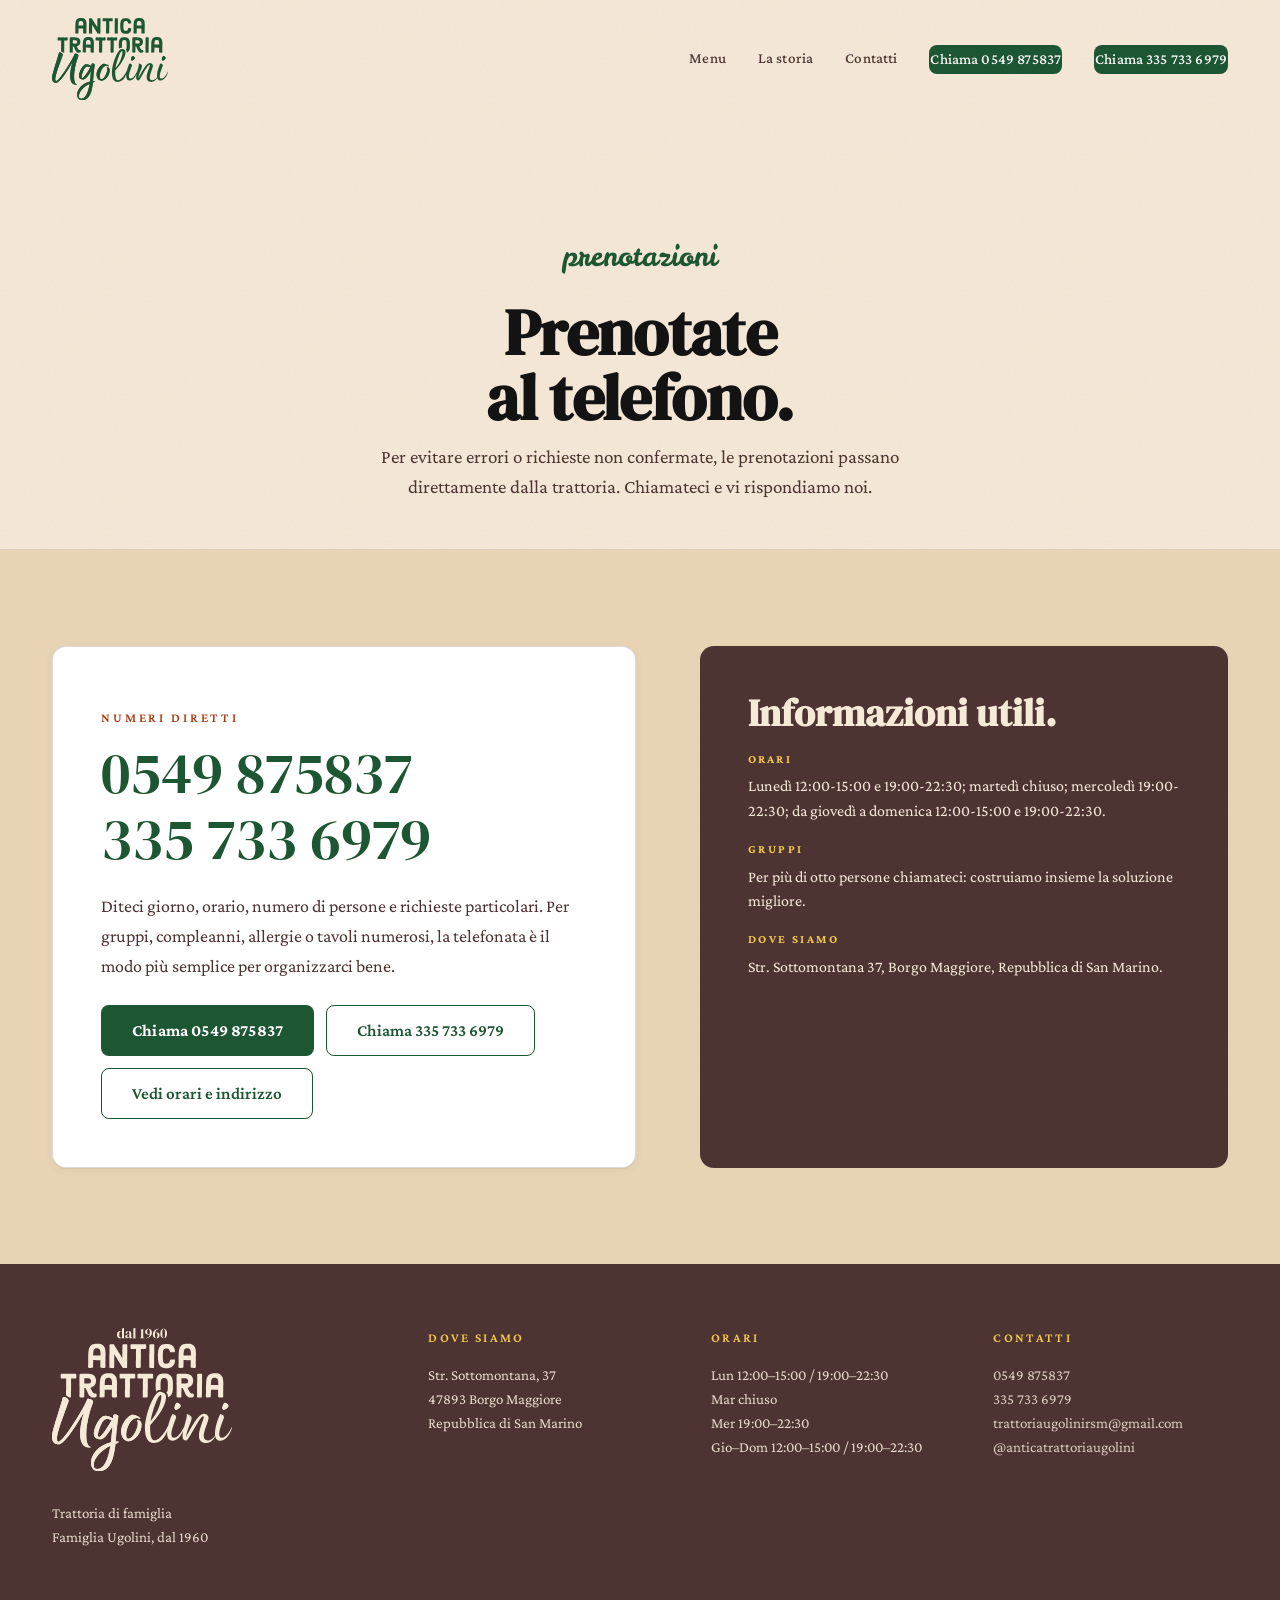
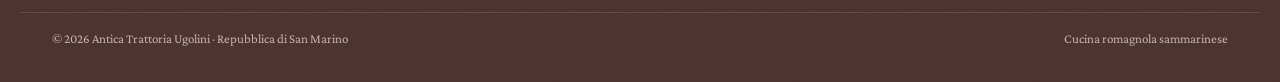
<file: atusitev5_work/prenota.html>
<!doctype html>
<html lang="it">
<head>
<meta charset="utf-8" />
<meta name="viewport" content="width=device-width, initial-scale=1" />
<title>Prenotazioni telefoniche — Antica Trattoria Ugolini</title>
<meta name="description" content="Prenota telefonicamente un tavolo all'Antica Trattoria Ugolini di Borgo Maggiore, San Marino. Chiama 0549 875837 o 335 733 6979. Orari: lunedì 12:00-15:00 e 19:00-22:30; martedì chiuso; mercoledì 19:00-22:30; da giovedì a domenica pranzo e cena." />
<link rel="canonical" href="https://anticatrattoriaugolini.com/prenota.html" />
<link rel="icon" type="image/svg+xml" href="assets/atu-logo.svg" />
<link rel="apple-touch-icon" href="assets/apple-touch-icon.png" />
<link rel="manifest" href="manifest.webmanifest" />
<meta name="theme-color" content="#1d5632" />

<meta property="og:type" content="website" />
<meta property="og:locale" content="it_IT" />
<meta property="og:site_name" content="Antica Trattoria Ugolini" />
<meta property="og:title" content="Prenotazioni telefoniche — Antica Trattoria Ugolini" />
<meta property="og:description" content="Per riservare un tavolo chiama 0549 875837 o 335 733 6979. Borgo Maggiore, San Marino." />
<meta property="og:url" content="https://anticatrattoriaugolini.com/prenota.html" />
<meta property="og:image" content="https://anticatrattoriaugolini.com/assets/og-image.png" />
<meta property="og:image:width" content="1200" />
<meta property="og:image:height" content="630" />
<meta name="twitter:card" content="summary_large_image" />
<meta name="twitter:title" content="Prenotazioni telefoniche — Antica Trattoria Ugolini" />
<meta name="twitter:description" content="Chiama 0549 875837 o 335 733 6979 per riservare un tavolo." />
<meta name="twitter:image" content="https://anticatrattoriaugolini.com/assets/og-image.png" />

<link rel="preload" href="fonts/-nFnOHM81r4j6k0gjAW3mujVU2B2G_Bx0g.woff2" as="font" type="font/woff2" crossorigin />
<link rel="stylesheet" href="css/fonts.css" />
<link rel="stylesheet" href="css/tokens.css" />
<link rel="stylesheet" href="css/site.css" />
<style>
  .phone-booking {
    display: grid;
    grid-template-columns: 1.05fr 0.95fr;
    gap: var(--s-8);
    align-items: stretch;
  }
  .phone-booking__main {
    background: var(--c-bianco-puro);
    border: 1px solid var(--border-default);
    border-radius: var(--r-lg);
    padding: var(--s-7);
    box-shadow: var(--shadow-paper-sm);
  }
  .phone-booking__number {
    display: inline-flex;
    align-items: center;
    gap: 12px;
    font-family: var(--font-display);
    font-size: clamp(34px, 5vw, 58px);
    line-height: 1;
    color: var(--c-verde-bosco);
    text-decoration: none;
    margin: var(--s-4) 0 var(--s-5);
  }
  .phone-booking__numbers {
    display: flex;
    flex-direction: column;
    align-items: flex-start;
    gap: var(--s-2);
    margin: var(--s-4) 0 var(--s-5);
  }
  .phone-booking__numbers .phone-booking__number { margin: 0; }
  .phone-booking__number:hover { color: var(--c-verde-90); }
  .phone-booking__copy {
    font-family: var(--font-body);
    font-size: 18px;
    line-height: 1.65;
    color: var(--c-cacao-antico);
    max-width: 48ch;
  }
  .phone-booking__actions {
    display: flex;
    gap: var(--s-3);
    flex-wrap: wrap;
    margin-top: var(--s-5);
  }
  .phone-booking__side {
    background: var(--c-cacao-antico);
    color: var(--c-lino-chiaro);
    border-radius: var(--r-lg);
    padding: var(--s-7);
    position: relative;
    overflow: hidden;
  }
  .phone-booking__side::before {
    content: "";
    position: absolute;
    inset: 0;
    background-image: var(--tex-paper);
    opacity: 0.55;
  }
  .phone-booking__side > * { position: relative; z-index: 1; }
  .phone-booking__side h2 {
    font-family: var(--font-display);
    font-size: 38px;
    line-height: 1.05;
    margin: 0 0 var(--s-4);
  }
  .phone-booking__side dl {
    display: grid;
    gap: var(--s-4);
    margin: 0;
  }
  .phone-booking__side dt {
    font-family: var(--font-body);
    font-size: 12px;
    letter-spacing: 0.2em;
    text-transform: uppercase;
    font-weight: 700;
    color: var(--c-ocra-calda);
  }
  .phone-booking__side dd {
    margin: 6px 0 0;
    font-family: var(--font-body);
    font-size: 16px;
    line-height: 1.55;
    color: var(--c-lino-chiaro);
  }
  @media (max-width: 880px) {
    .phone-booking { grid-template-columns: 1fr; }
    .phone-booking__main, .phone-booking__side { padding: var(--s-5); }
  }
</style>
<script type="application/ld+json">
{
  "@context": "https://schema.org",
  "@type": "Restaurant",
  "@id": "https://anticatrattoriaugolini.com/#restaurant",
  "name": "Antica Trattoria Ugolini",
  "url": "https://anticatrattoriaugolini.com/prenota.html",
  "telephone": ["+390549875837", "+393357336979"],
  "servesCuisine": ["Cucina romagnola", "Cucina sammarinese", "Pasta fatta in casa"],
  "acceptsReservations": true,
  "address": {
    "@type": "PostalAddress",
    "streetAddress": "Str. Sottomontana, 37",
    "addressLocality": "Borgo Maggiore",
    "postalCode": "47893",
    "addressCountry": "SM"
  },
  "openingHoursSpecification": [
    { "@type": "OpeningHoursSpecification", "dayOfWeek": "Monday", "opens": "12:00", "closes": "15:00" },
    { "@type": "OpeningHoursSpecification", "dayOfWeek": "Monday", "opens": "19:00", "closes": "22:30" },
    { "@type": "OpeningHoursSpecification", "dayOfWeek": "Wednesday", "opens": "19:00", "closes": "22:30" },
    { "@type": "OpeningHoursSpecification", "dayOfWeek": ["Thursday","Friday","Saturday","Sunday"], "opens": "12:00", "closes": "15:00" },
    { "@type": "OpeningHoursSpecification", "dayOfWeek": ["Thursday","Friday","Saturday","Sunday"], "opens": "19:00", "closes": "22:30" }
  ]
}
</script>
</head>
<body>
<a href="#main" class="skip-link">Vai al contenuto</a>

<header class="site-header">
  <div class="container site-header__inner">
    <a href="/" class="site-header__logo" aria-label="Antica Trattoria Ugolini - home" data-logo="assets/atu-logo-mono.svg"></a>
    <button class="nav-toggle" aria-label="Apri menu" aria-expanded="false" aria-controls="primary-nav">
      <svg viewBox="0 0 24 24" fill="none" stroke="currentColor" stroke-width="2" stroke-linecap="round" aria-hidden="true"><path d="M3 6h18M3 12h18M3 18h18"/></svg>
    </button>
    <nav class="site-header__nav" id="primary-nav" aria-label="Navigazione principale">
      <a href="menu.html">Menu</a>
      <a href="storia.html">La storia</a>
      <a href="contatti.html">Contatti</a>
      <a href="tel:+390549875837" class="btn btn-primary site-header__call">Chiama 0549 875837</a>
      <a href="tel:+393357336979" class="btn btn-primary site-header__call">Chiama 335 733 6979</a>
    </nav>
  </div>
</header>

<main id="main">
  <section class="page-header">
    <div class="container">
      <p class="page-header__eyebrow">prenotazioni</p>
      <h1 class="page-header__title">Prenotate al telefono.</h1>
      <p class="page-header__lede">Per evitare errori o richieste non confermate, le prenotazioni passano direttamente dalla trattoria. Chiamateci e vi rispondiamo noi.</p>
    </div>
  </section>

  <section class="section section--crema">
    <div class="container">
      <div class="phone-booking">
        <article class="phone-booking__main reveal">
          <p class="section-eyebrow">numeri diretti</p>
          <div class="phone-booking__numbers">
            <a class="phone-booking__number" href="tel:+390549875837" aria-label="Chiama 0549 875837">0549 875837</a>
            <a class="phone-booking__number" href="tel:+393357336979" aria-label="Chiama 335 733 6979">335 733 6979</a>
          </div>
          <p class="phone-booking__copy">
            Diteci giorno, orario, numero di persone e richieste particolari. Per gruppi, compleanni, allergie o tavoli numerosi, la telefonata è il modo più semplice per organizzarci bene.
          </p>
          <div class="phone-booking__actions">
            <a class="btn btn-primary btn-lg" href="tel:+390549875837">Chiama 0549 875837</a>
            <a class="btn btn-secondary btn-lg" href="tel:+393357336979">Chiama 335 733 6979</a>
            <a class="btn btn-secondary btn-lg" href="contatti.html">Vedi orari e indirizzo</a>
          </div>
        </article>

        <aside class="phone-booking__side reveal reveal--delay-1">
          <h2>Informazioni utili.</h2>
          <dl>
            <div>
              <dt>Orari</dt>
              <dd>Lunedì 12:00-15:00 e 19:00-22:30; martedì chiuso; mercoledì 19:00-22:30; da giovedì a domenica 12:00-15:00 e 19:00-22:30.</dd>
            </div>
            <div>
              <dt>Gruppi</dt>
              <dd>Per più di otto persone chiamateci: costruiamo insieme la soluzione migliore.</dd>
            </div>
            <div>
              <dt>Dove siamo</dt>
              <dd>Str. Sottomontana 37, Borgo Maggiore, Repubblica di San Marino.</dd>
            </div>
          </dl>
        </aside>
      </div>
    </div>
  </section>
</main>

<footer class="site-footer">
  <div class="container site-footer__inner">
    <div class="site-footer__brand">
      <span class="site-footer__logo" data-logo="assets/atu-logo-mono-dal1960.svg" aria-label="Antica Trattoria Ugolini, dal 1960"></span>
      <p class="site-footer__tag">Trattoria di famiglia<br />Famiglia Ugolini, dal 1960</p>
    </div>
    <div><h5>Dove siamo</h5><p>Str. Sottomontana, 37<br />47893 Borgo Maggiore<br />Repubblica di San Marino</p></div>
    <div><h5>Orari</h5><p>Lun 12:00–15:00 / 19:00–22:30<br />Mar chiuso<br />Mer 19:00–22:30<br />Gio–Dom 12:00–15:00 / 19:00–22:30</p></div>
    <div><h5>Contatti</h5><p>
      <a href="tel:+390549875837">0549 875837</a><br />
      <a href="tel:+393357336979">335 733 6979</a><br />
      <a href="mailto:trattoriaugolinirsm@gmail.com">trattoriaugolinirsm@gmail.com</a><br />
      <a href="https://www.instagram.com/anticatrattoriaugolini" rel="noopener">@anticatrattoriaugolini</a>
    </p></div>
  </div>
  <div class="container site-footer__bottom">
    <span>© <span data-year>2026</span> Antica Trattoria Ugolini · Repubblica di San Marino</span>
    <span>Cucina romagnola sammarinese</span>
  </div>
</footer>

<a class="fab fab--bottom-pad" href="tel:+390549875837" aria-label="Chiama Antica Trattoria Ugolini">
  <svg viewBox="0 0 24 24" fill="none" stroke="currentColor" stroke-width="2.2" stroke-linecap="round" stroke-linejoin="round" aria-hidden="true"><path d="M22 16.92v3a2 2 0 0 1-2.18 2 19.79 19.79 0 0 1-8.63-3.07 19.5 19.5 0 0 1-6-6 19.79 19.79 0 0 1-3.07-8.67A2 2 0 0 1 4.11 2h3a2 2 0 0 1 2 1.72 12.84 12.84 0 0 0 .7 2.81 2 2 0 0 1-.45 2.11L8.09 9.91a16 16 0 0 0 6 6l1.27-1.27a2 2 0 0 1 2.11-.45 12.84 12.84 0 0 0 2.81.7A2 2 0 0 1 22 16.92z"/></svg>
  <span class="fab__label">Chiama</span>
</a>

<script src="js/site.js" defer></script>
</body>
</html>
</file>
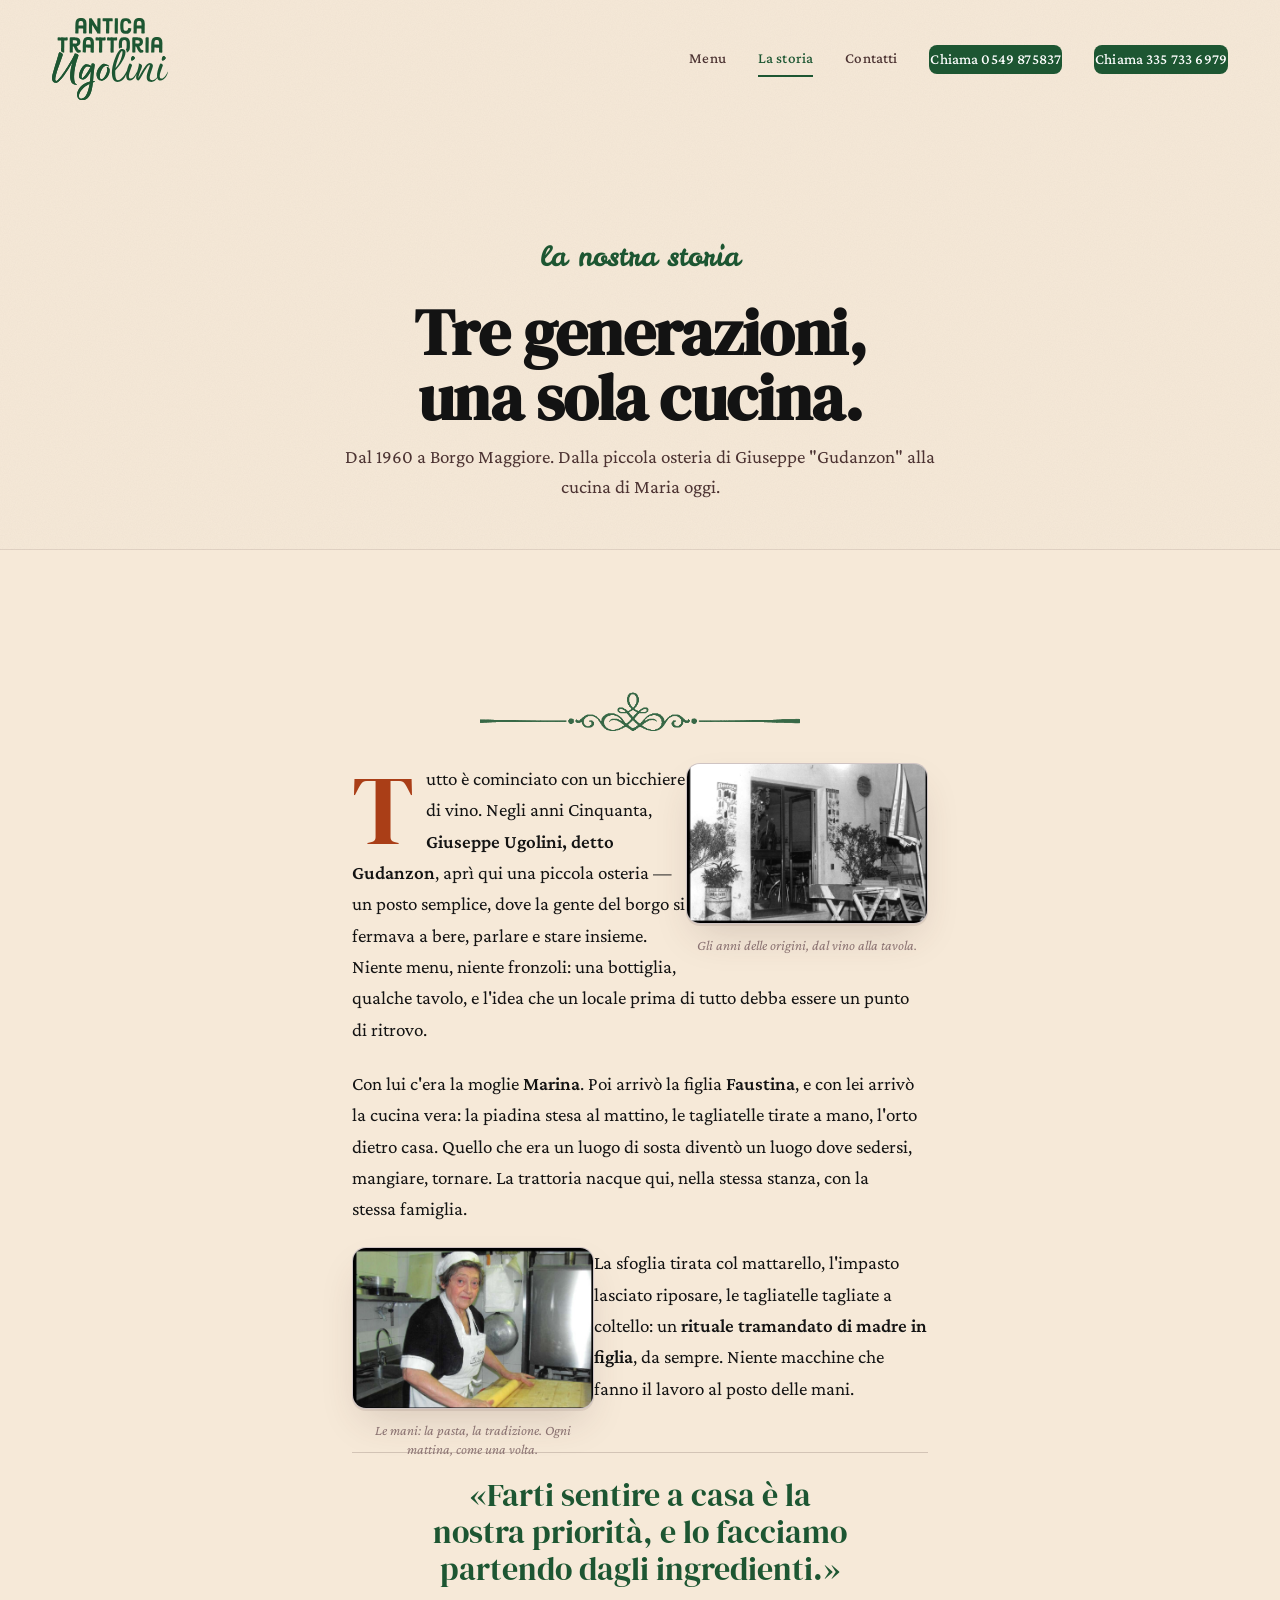
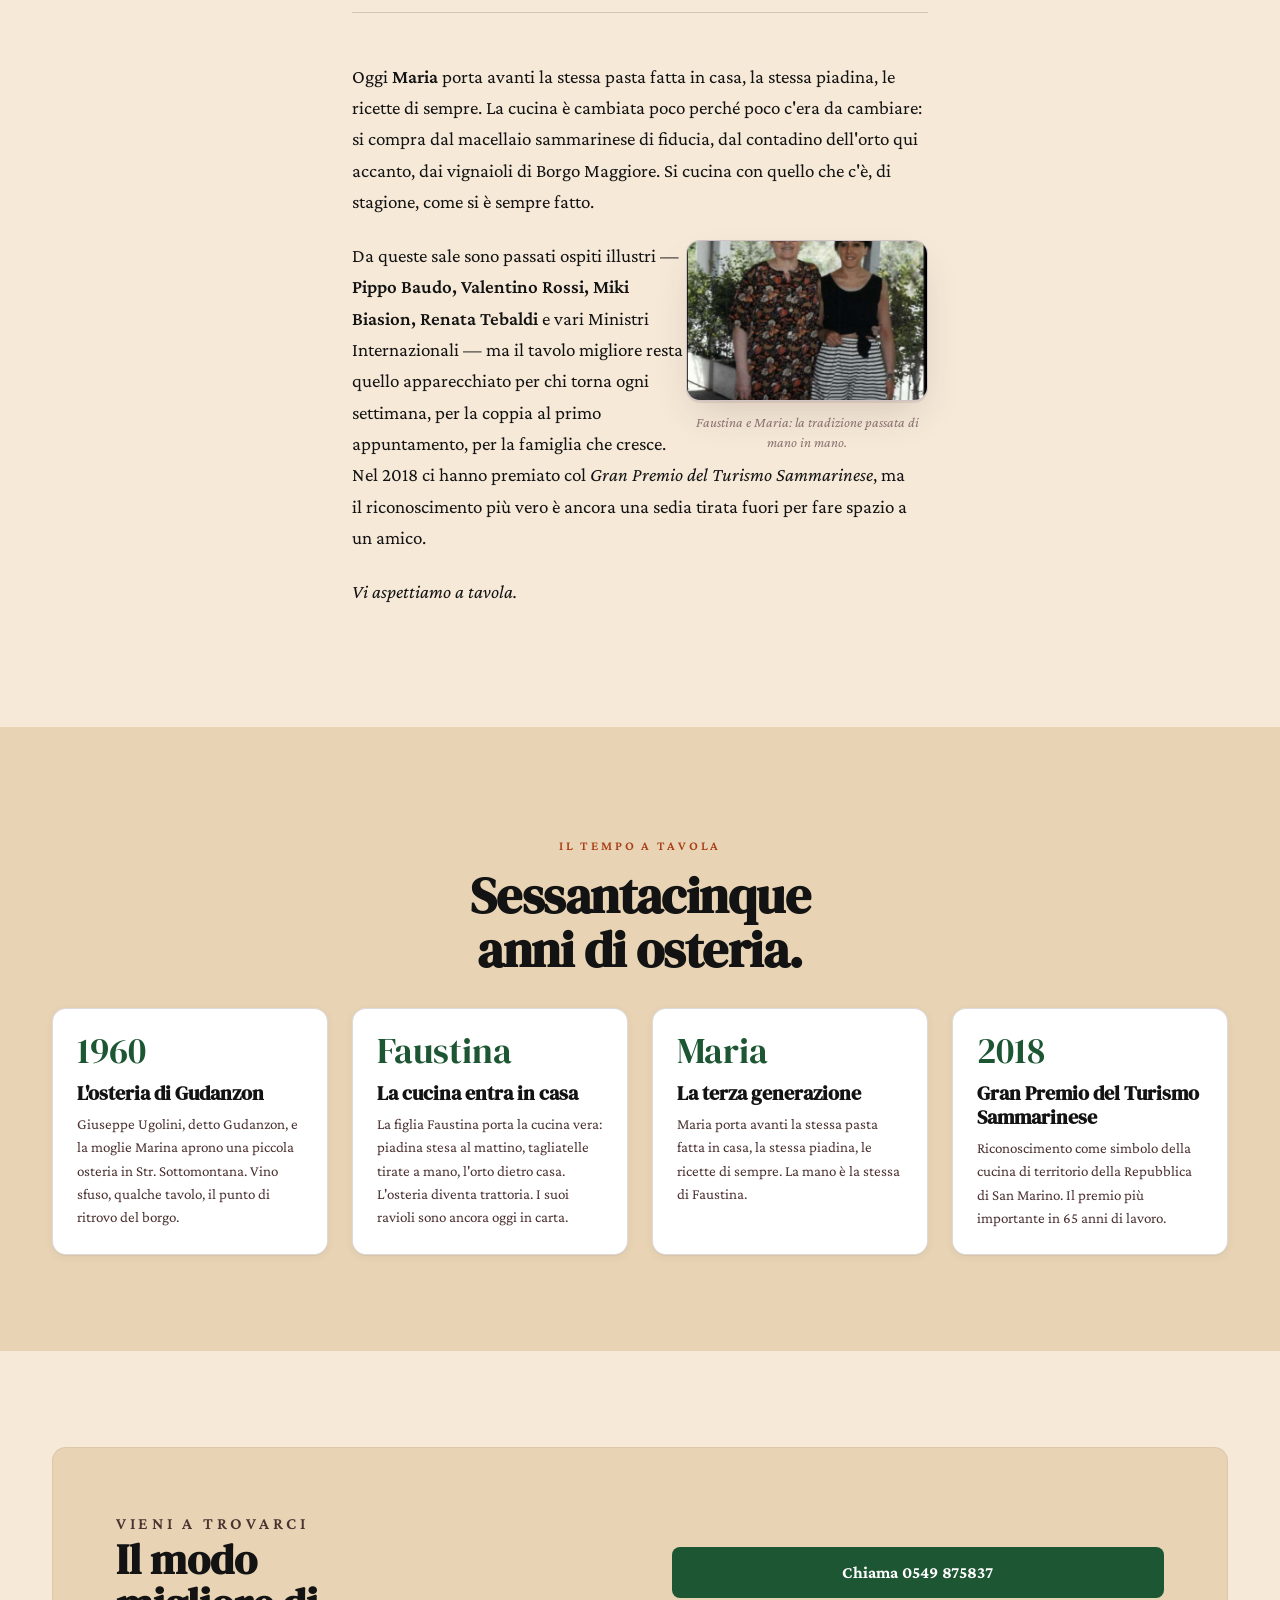
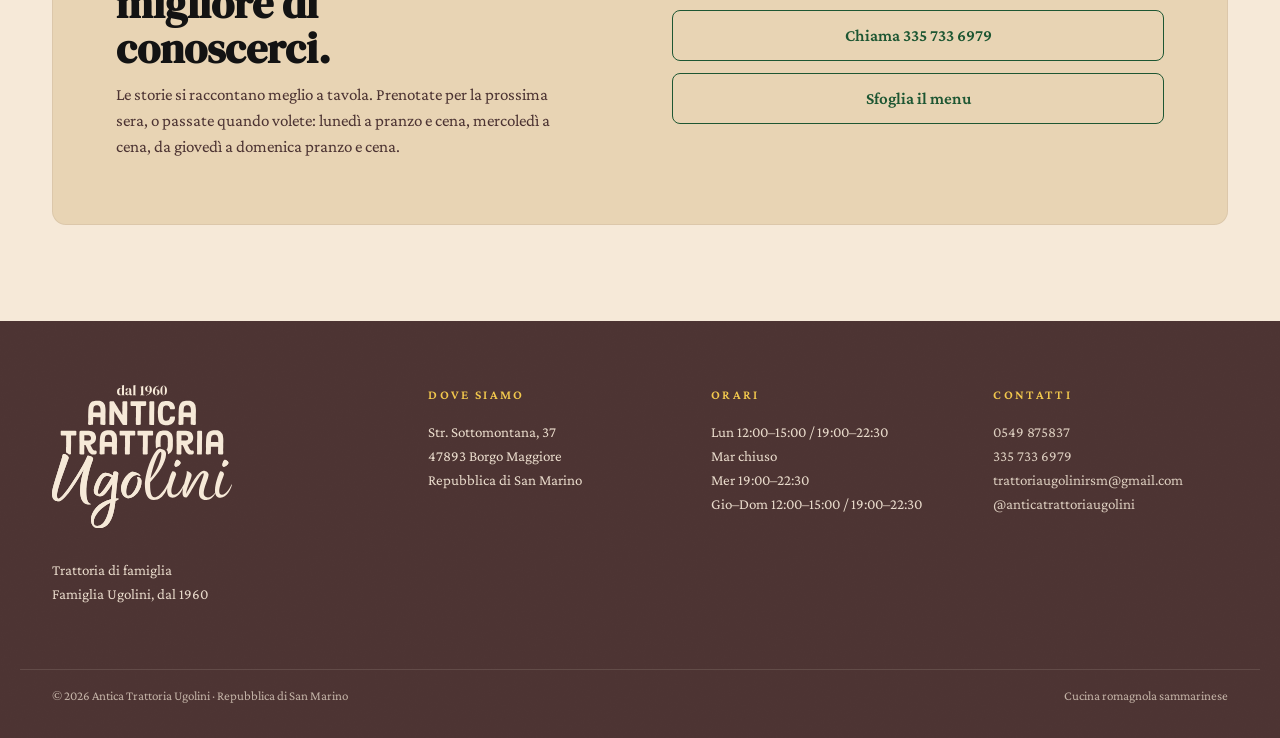
<file: atusitev5_work/storia.html>
<!doctype html>
<html lang="it">
<head>
<meta charset="utf-8" />
<meta name="viewport" content="width=device-width, initial-scale=1" />
<title>La storia — Antica Trattoria Ugolini</title>
<meta name="description" content="Tre generazioni di cucina di famiglia a Borgo Maggiore. Da Giuseppe Gudanzon a Marina, Faustina e Maria — la storia di una trattoria sammarinese dal 1960." />
<link rel="canonical" href="https://anticatrattoriaugolini.com/storia.html" />
<link rel="icon" type="image/svg+xml" href="assets/atu-logo.svg" />
<link rel="apple-touch-icon" href="assets/apple-touch-icon.png" />
<link rel="manifest" href="manifest.webmanifest" />
<meta name="theme-color" content="#1d5632" />

<meta property="og:type" content="article" />
<meta property="og:locale" content="it_IT" />
<meta property="og:site_name" content="Antica Trattoria Ugolini" />
<meta property="og:title" content="La storia — Antica Trattoria Ugolini" />
<meta property="og:description" content="Tre generazioni di cucina di famiglia a Borgo Maggiore. Dal 1960." />
<meta property="og:url" content="https://anticatrattoriaugolini.com/storia.html" />
<meta property="og:image" content="https://anticatrattoriaugolini.com/assets/og-image.png" />
<meta property="og:image:width" content="1200" />
<meta property="og:image:height" content="630" />
<meta name="twitter:card" content="summary_large_image" />
<meta name="twitter:title" content="La storia — Antica Trattoria Ugolini" />
<meta name="twitter:description" content="Tre generazioni di cucina di famiglia a Borgo Maggiore. Dal 1960." />
<meta name="twitter:image" content="https://anticatrattoriaugolini.com/assets/og-image.png" />

<link rel="preload" href="fonts/-nFnOHM81r4j6k0gjAW3mujVU2B2G_Bx0g.woff2" as="font" type="font/woff2" crossorigin />
<link rel="stylesheet" href="css/fonts.css" />
<link rel="stylesheet" href="css/tokens.css" />
<link rel="stylesheet" href="css/site.css" />

<style>
  .story-prose { max-width: 64ch; margin: 0 auto; }
  .story-prose p {
    font-family: var(--font-body);
    font-size: 19px;
    line-height: 1.65;
    color: var(--c-nero-inchiostro);
    margin: 0 0 1.2em;
    text-wrap: pretty;
  }
  .story-prose p:first-of-type::first-letter {
    font-family: var(--font-display);
    font-size: 5.2em;
    line-height: 0.85;
    float: left;
    color: var(--c-terracotta);
    padding: 0.05em 0.12em 0 0;
  }
  .story-pull {
    font-family: var(--font-display);
    font-size: 32px;
    line-height: 1.15;
    color: var(--c-verde-bosco);
    border-top: 1px solid rgba(76,51,50,0.2);
    border-bottom: 1px solid rgba(76,51,50,0.2);
    padding: var(--s-5) 0;
    margin: var(--s-7) 0;
    text-align: center;
    text-wrap: balance;
  }
  .story-strong { color: var(--c-nero-inchiostro); font-weight: 600; }
  .timeline {
    display: grid;
    grid-template-columns: repeat(auto-fit, minmax(240px, 1fr));
    gap: var(--s-5);
    margin-top: var(--s-6);
  }
  .timeline-item {
    background: var(--c-bianco-puro);
    border: 1px solid var(--border-default);
    border-radius: var(--r-lg);
    padding: var(--s-5) var(--s-5) var(--s-5);
    box-shadow: var(--shadow-paper-sm);
  }
  .timeline-year {
    font-family: var(--font-display);
    font-size: 36px;
    color: var(--c-verde-bosco);
    line-height: 1;
  }
  .timeline-title {
    font-family: var(--font-display);
    font-size: 20px;
    line-height: 1.2;
    color: var(--c-nero-inchiostro);
    margin: var(--s-3) 0 var(--s-2);
  }
  .timeline-body {
    font-family: var(--font-body);
    font-size: 15px;
    line-height: 1.55;
    color: var(--c-cacao-antico);
    margin: 0;
  }
</style>
</head>
<body>
<a href="#main" class="skip-link">Vai al contenuto</a>

<header class="site-header">
  <div class="container site-header__inner">
    <a href="/" class="site-header__logo" aria-label="Antica Trattoria Ugolini — home" data-logo="assets/atu-logo-mono.svg"></a>
    <button class="nav-toggle" aria-label="Apri menu" aria-expanded="false" aria-controls="primary-nav">
      <svg viewBox="0 0 24 24" fill="none" stroke="currentColor" stroke-width="2" stroke-linecap="round"><path d="M3 6h18M3 12h18M3 18h18"/></svg>
    </button>
    <nav class="site-header__nav" id="primary-nav" aria-label="Navigazione principale">
      <a href="menu.html">Menu</a>
      <a href="storia.html" aria-current="page">La storia</a>
      <a href="contatti.html">Contatti</a>
      <a href="tel:+390549875837" class="btn btn-primary site-header__call">Chiama 0549 875837</a>
      <a href="tel:+393357336979" class="btn btn-primary site-header__call">Chiama 335 733 6979</a>
    </nav>
  </div>
</header>

<main id="main">
  <section class="page-header">
    <div class="container">
      <p class="page-header__eyebrow">la nostra storia</p>
      <h1 class="page-header__title">Tre generazioni, una sola cucina.</h1>
      <p class="page-header__lede">Dal 1960 a Borgo Maggiore. Dalla piccola osteria di Giuseppe "Gudanzon" alla cucina di Maria oggi.</p>
    </div>
  </section>

  <section class="section section--lino">
    <div class="container">
      <div class="ornament" aria-hidden="true"><img src="assets/divisor.png" alt="" loading="lazy" /></div>
      <article class="story-prose reveal">
        <figure class="photo photo--bw story-figure story-figure--float-right">
          <div class="photo-frame"><img src="assets/foto/osteria-origini.jpg" alt="L'ingresso dell'osteria negli anni Cinquanta" loading="lazy" width="1104" height="738" /></div>
          <figcaption>Gli anni delle origini, dal vino alla tavola.</figcaption>
        </figure>
        <p>
          Tutto è cominciato con un bicchiere di vino. Negli anni Cinquanta,
          <span class="story-strong">Giuseppe Ugolini, detto Gudanzon</span>, aprì qui una piccola
          osteria — un posto semplice, dove la gente del borgo si fermava a bere, parlare e stare
          insieme. Niente menu, niente fronzoli: una bottiglia, qualche tavolo, e l'idea che un
          locale prima di tutto debba essere un punto di ritrovo.
        </p>
        <p>
          Con lui c'era la moglie <span class="story-strong">Marina</span>. Poi arrivò la figlia
          <span class="story-strong">Faustina</span>, e con lei arrivò la cucina vera: la piadina
          stesa al mattino, le tagliatelle tirate a mano, l'orto dietro casa. Quello che era un
          luogo di sosta diventò un luogo dove sedersi, mangiare, tornare. La trattoria nacque qui,
          nella stessa stanza, con la stessa famiglia.
        </p>

        <figure class="photo story-figure story-figure--float-left">
          <div class="photo-frame"><img src="assets/foto/pasta-a-mano.jpg" alt="Le mani che tirano la pasta fresca" loading="lazy" width="1106" height="738" /></div>
          <figcaption>Le mani: la pasta, la tradizione. Ogni mattina, come una volta.</figcaption>
        </figure>
        <p>
          La sfoglia tirata col mattarello, l'impasto lasciato riposare, le tagliatelle tagliate a
          coltello: un <span class="story-strong">rituale tramandato di madre in figlia</span>, da
          sempre. Niente macchine che fanno il lavoro al posto delle mani.
        </p>

        <blockquote class="story-pull">
          «Farti sentire a casa è la nostra priorità, e lo facciamo partendo dagli ingredienti.»
        </blockquote>

        <p>
          Oggi <span class="story-strong">Maria</span> porta avanti la stessa pasta fatta in casa,
          la stessa piadina, le ricette di sempre. La cucina è cambiata poco perché poco c'era da
          cambiare: si compra dal macellaio sammarinese di fiducia, dal contadino dell'orto qui
          accanto, dai vignaioli di Borgo Maggiore. Si cucina con quello che c'è, di stagione,
          come si è sempre fatto.
        </p>

        <figure class="photo story-figure story-figure--float-right story-figure--generations">
          <div class="photo-frame"><img src="assets/foto/due-generazioni.jpg" alt="Due generazioni della famiglia Ugolini" loading="lazy" width="530" height="738" /></div>
          <figcaption>Faustina e Maria: la tradizione passata di mano in mano.</figcaption>
        </figure>
        <p>
          Da queste sale sono passati ospiti illustri — <span class="story-strong">Pippo Baudo,
          Valentino Rossi, Miki Biasion, Renata Tebaldi</span> e vari Ministri Internazionali — ma
          il tavolo migliore resta quello apparecchiato per chi torna ogni settimana, per la coppia
          al primo appuntamento, per la famiglia che cresce. Nel 2018 ci hanno premiato col
          <em>Gran Premio del Turismo Sammarinese</em>, ma il riconoscimento più vero è ancora
          una sedia tirata fuori per fare spazio a un amico.
        </p>
        <p>
          <em>Vi aspettiamo a tavola.</em>
        </p>
      </article>
    </div>
  </section>

  <section class="section section--crema">
    <div class="container">
      <div class="section-head reveal">
        <p class="section-eyebrow">il tempo a tavola</p>
        <h2 class="section-title">Sessantacinque anni di osteria.</h2>
      </div>
      <div class="timeline">
        <div class="timeline-item reveal">
          <div class="timeline-year">1960</div>
          <h3 class="timeline-title">L'osteria di Gudanzon</h3>
          <p class="timeline-body">Giuseppe Ugolini, detto Gudanzon, e la moglie Marina aprono una piccola osteria in Str. Sottomontana. Vino sfuso, qualche tavolo, il punto di ritrovo del borgo.</p>
        </div>
        <div class="timeline-item reveal reveal--delay-1">
          <div class="timeline-year">Faustina</div>
          <h3 class="timeline-title">La cucina entra in casa</h3>
          <p class="timeline-body">La figlia Faustina porta la cucina vera: piadina stesa al mattino, tagliatelle tirate a mano, l'orto dietro casa. L'osteria diventa trattoria. I suoi ravioli sono ancora oggi in carta.</p>
        </div>
        <div class="timeline-item reveal reveal--delay-2">
          <div class="timeline-year">Maria</div>
          <h3 class="timeline-title">La terza generazione</h3>
          <p class="timeline-body">Maria porta avanti la stessa pasta fatta in casa, la stessa piadina, le ricette di sempre. La mano è la stessa di Faustina.</p>
        </div>
        <div class="timeline-item reveal reveal--delay-3">
          <div class="timeline-year">2018</div>
          <h3 class="timeline-title">Gran Premio del Turismo Sammarinese</h3>
          <p class="timeline-body">Riconoscimento come simbolo della cucina di territorio della Repubblica di San Marino. Il premio più importante in 65 anni di lavoro.</p>
        </div>
      </div>
    </div>
  </section>

  <section class="section section--lino">
    <div class="container">
      <div class="reserve reveal">
        <div class="reserve__copy">
          <p class="section-eyebrow">vieni a trovarci</p>
          <h2>Il modo migliore di conoscerci.</h2>
          <p>Le storie si raccontano meglio a tavola. Prenotate per la prossima sera, o passate quando volete: lunedì a pranzo e cena, mercoledì a cena, da giovedì a domenica pranzo e cena.</p>
        </div>
        <div style="display:flex; flex-direction: column; gap: var(--s-3); align-items: stretch;">
          <a class="btn btn-primary btn-lg" href="tel:+390549875837" style="justify-content: center;">Chiama 0549 875837</a>
          <a class="btn btn-secondary btn-lg" href="tel:+393357336979" style="justify-content: center;">Chiama 335 733 6979</a>
          <a class="btn btn-secondary btn-lg" href="menu.html" style="justify-content: center;">Sfoglia il menu</a>
        </div>
      </div>
    </div>
  </section>
</main>

<footer class="site-footer">
  <div class="container site-footer__inner">
    <div class="site-footer__brand">
      <span class="site-footer__logo" data-logo="assets/atu-logo-mono-dal1960.svg" aria-label="Antica Trattoria Ugolini, dal 1960"></span>
      <p class="site-footer__tag">Trattoria di famiglia<br />Famiglia Ugolini, dal 1960</p>
    </div>
    <div><h5>Dove siamo</h5><p>Str. Sottomontana, 37<br />47893 Borgo Maggiore<br />Repubblica di San Marino</p></div>
    <div><h5>Orari</h5><p>Lun 12:00–15:00 / 19:00–22:30<br />Mar chiuso<br />Mer 19:00–22:30<br />Gio–Dom 12:00–15:00 / 19:00–22:30</p></div>
    <div><h5>Contatti</h5><p>
      <a href="tel:+390549875837">0549 875837</a><br />
      <a href="tel:+393357336979">335 733 6979</a><br />
      <a href="mailto:trattoriaugolinirsm@gmail.com">trattoriaugolinirsm@gmail.com</a><br />
      <a href="https://www.instagram.com/anticatrattoriaugolini" rel="noopener">@anticatrattoriaugolini</a>
    </p></div>
  </div>
  <div class="container site-footer__bottom">
    <span>© <span data-year>2026</span> Antica Trattoria Ugolini · Repubblica di San Marino</span>
    <span>Cucina romagnola sammarinese</span>
  </div>
</footer>

<a class="fab fab--bottom-pad" href="tel:+390549875837" aria-label="Chiama Antica Trattoria Ugolini">
  <svg viewBox="0 0 24 24" fill="none" stroke="currentColor" stroke-width="2.2" stroke-linecap="round" stroke-linejoin="round" aria-hidden="true"><path d="M22 16.92v3a2 2 0 0 1-2.18 2 19.79 19.79 0 0 1-8.63-3.07 19.5 19.5 0 0 1-6-6 19.79 19.79 0 0 1-3.07-8.67A2 2 0 0 1 4.11 2h3a2 2 0 0 1 2 1.72 12.84 12.84 0 0 0 .7 2.81 2 2 0 0 1-.45 2.11L8.09 9.91a16 16 0 0 0 6 6l1.27-1.27a2 2 0 0 1 2.11-.45 12.84 12.84 0 0 0 2.81.7A2 2 0 0 1 22 16.92z"/></svg>
  <span class="fab__label">Chiama</span>
</a>

<script src="js/site.js" defer></script>
</body>
</html>
</file>
<file: atusitev5_work/css/fonts.css>
/* vietnamese */
@font-face {
  font-family: 'Crimson Pro';
  font-style: italic;
  font-weight: 300 700;
  font-display: swap;
  src: url(../fonts/q5uBsoa5M_tv7IihmnkabARekYxwDfKi.woff2) format('woff2');
  unicode-range: U+0102-0103, U+0110-0111, U+0128-0129, U+0168-0169, U+01A0-01A1, U+01AF-01B0, U+0300-0301, U+0303-0304, U+0308-0309, U+0323, U+0329, U+1EA0-1EF9, U+20AB;
}
/* latin-ext */
@font-face {
  font-family: 'Crimson Pro';
  font-style: italic;
  font-weight: 300 700;
  font-display: swap;
  src: url(../fonts/q5uBsoa5M_tv7IihmnkabARekY1wDfKi.woff2) format('woff2');
  unicode-range: U+0100-02BA, U+02BD-02C5, U+02C7-02CC, U+02CE-02D7, U+02DD-02FF, U+0304, U+0308, U+0329, U+1D00-1DBF, U+1E00-1E9F, U+1EF2-1EFF, U+2020, U+20A0-20AB, U+20AD-20C0, U+2113, U+2C60-2C7F, U+A720-A7FF;
}
/* latin */
@font-face {
  font-family: 'Crimson Pro';
  font-style: italic;
  font-weight: 300 700;
  font-display: swap;
  src: url(../fonts/q5uBsoa5M_tv7IihmnkabARekYNwDQ.woff2) format('woff2');
  unicode-range: U+0000-00FF, U+0131, U+0152-0153, U+02BB-02BC, U+02C6, U+02DA, U+02DC, U+0304, U+0308, U+0329, U+2000-206F, U+20AC, U+2122, U+2191, U+2193, U+2212, U+2215, U+FEFF, U+FFFD;
}
/* vietnamese */
@font-face {
  font-family: 'Crimson Pro';
  font-style: normal;
  font-weight: 300 700;
  font-display: swap;
  src: url(../fonts/q5uDsoa5M_tv7IihmnkabARUoYFoCQ.woff2) format('woff2');
  unicode-range: U+0102-0103, U+0110-0111, U+0128-0129, U+0168-0169, U+01A0-01A1, U+01AF-01B0, U+0300-0301, U+0303-0304, U+0308-0309, U+0323, U+0329, U+1EA0-1EF9, U+20AB;
}
/* latin-ext */
@font-face {
  font-family: 'Crimson Pro';
  font-style: normal;
  font-weight: 300 700;
  font-display: swap;
  src: url(../fonts/q5uDsoa5M_tv7IihmnkabARVoYFoCQ.woff2) format('woff2');
  unicode-range: U+0100-02BA, U+02BD-02C5, U+02C7-02CC, U+02CE-02D7, U+02DD-02FF, U+0304, U+0308, U+0329, U+1D00-1DBF, U+1E00-1E9F, U+1EF2-1EFF, U+2020, U+20A0-20AB, U+20AD-20C0, U+2113, U+2C60-2C7F, U+A720-A7FF;
}
/* latin */
@font-face {
  font-family: 'Crimson Pro';
  font-style: normal;
  font-weight: 300 700;
  font-display: swap;
  src: url(../fonts/q5uDsoa5M_tv7IihmnkabARboYE.woff2) format('woff2');
  unicode-range: U+0000-00FF, U+0131, U+0152-0153, U+02BB-02BC, U+02C6, U+02DA, U+02DC, U+0304, U+0308, U+0329, U+2000-206F, U+20AC, U+2122, U+2191, U+2193, U+2212, U+2215, U+FEFF, U+FFFD;
}
/* latin-ext */
@font-face {
  font-family: 'DM Serif Display';
  font-style: italic;
  font-weight: 400;
  font-display: swap;
  src: url(../fonts/-nFhOHM81r4j6k0gjAW3mujVU2B2G_VB3vD212k.woff2) format('woff2');
  unicode-range: U+0100-02BA, U+02BD-02C5, U+02C7-02CC, U+02CE-02D7, U+02DD-02FF, U+0304, U+0308, U+0329, U+1D00-1DBF, U+1E00-1E9F, U+1EF2-1EFF, U+2020, U+20A0-20AB, U+20AD-20C0, U+2113, U+2C60-2C7F, U+A720-A7FF;
}
/* latin */
@font-face {
  font-family: 'DM Serif Display';
  font-style: italic;
  font-weight: 400;
  font-display: swap;
  src: url(../fonts/-nFhOHM81r4j6k0gjAW3mujVU2B2G_VB0PD2.woff2) format('woff2');
  unicode-range: U+0000-00FF, U+0131, U+0152-0153, U+02BB-02BC, U+02C6, U+02DA, U+02DC, U+0304, U+0308, U+0329, U+2000-206F, U+20AC, U+2122, U+2191, U+2193, U+2212, U+2215, U+FEFF, U+FFFD;
}
/* latin-ext */
@font-face {
  font-family: 'DM Serif Display';
  font-style: normal;
  font-weight: 400;
  font-display: swap;
  src: url(../fonts/-nFnOHM81r4j6k0gjAW3mujVU2B2G_5x0ujy.woff2) format('woff2');
  unicode-range: U+0100-02BA, U+02BD-02C5, U+02C7-02CC, U+02CE-02D7, U+02DD-02FF, U+0304, U+0308, U+0329, U+1D00-1DBF, U+1E00-1E9F, U+1EF2-1EFF, U+2020, U+20A0-20AB, U+20AD-20C0, U+2113, U+2C60-2C7F, U+A720-A7FF;
}
/* latin */
@font-face {
  font-family: 'DM Serif Display';
  font-style: normal;
  font-weight: 400;
  font-display: swap;
  src: url(../fonts/-nFnOHM81r4j6k0gjAW3mujVU2B2G_Bx0g.woff2) format('woff2');
  unicode-range: U+0000-00FF, U+0131, U+0152-0153, U+02BB-02BC, U+02C6, U+02DA, U+02DC, U+0304, U+0308, U+0329, U+2000-206F, U+20AC, U+2122, U+2191, U+2193, U+2212, U+2215, U+FEFF, U+FFFD;
}
/* latin */
@font-face {
  font-family: 'Leckerli One';
  font-style: normal;
  font-weight: 400;
  font-display: swap;
  src: url(../fonts/V8mCoQH8VCsNttEnxnGQ-1idKpZd.woff2) format('woff2');
  unicode-range: U+0000-00FF, U+0131, U+0152-0153, U+02BB-02BC, U+02C6, U+02DA, U+02DC, U+0304, U+0308, U+0329, U+2000-206F, U+20AC, U+2122, U+2191, U+2193, U+2212, U+2215, U+FEFF, U+FFFD;
}
</file>
<file: atusitev5_work/css/tokens.css>
/* =============================================================
   Antica Trattoria Ugolini — Design tokens
   ============================================================= */

:root {
  /* Brand primaries */
  --c-verde-bosco:    #1d5632;
  --c-cacao-antico:   #4c3332;
  --c-terracotta:     #aa3e17;
  --c-ocra-calda:     #f2c84d;

  /* Paper surfaces */
  --c-crema-sfoglia:  #e8d4b4;
  --c-lino-chiaro:    #f6e9d8;

  /* Neutrals */
  --c-nero-inchiostro:#131313;
  --c-bianco-puro:    #ffffff;

  /* Tinted neutrals */
  --c-cacao-90: #5a3f3e;
  --c-cacao-60: #8d7574;
  --c-cacao-30: #c8bab9;
  --c-cacao-10: #ece4e3;
  --c-verde-90: #2a6741;
  --c-verde-30: #a8c1b0;
  --c-verde-10: #dde7e0;
  --c-lino-deep: #ecdec6;
  --c-lino-shadow: #d8c4a8;

  /* Semantic */
  --bg-page:        var(--c-lino-chiaro);
  --bg-surface:     var(--c-bianco-puro);
  --bg-surface-2:   var(--c-crema-sfoglia);
  --bg-inverse:     var(--c-cacao-antico);
  --bg-brand:       var(--c-verde-bosco);
  --fg-default:     var(--c-nero-inchiostro);
  --fg-muted:       var(--c-cacao-antico);
  --fg-subtle:      var(--c-cacao-60);
  --fg-on-brand:    var(--c-lino-chiaro);
  --fg-on-inverse:  var(--c-lino-chiaro);
  --fg-link:        var(--c-verde-bosco);
  --fg-accent:      var(--c-terracotta);
  --border-default: rgba(76, 51, 50, 0.18);
  --border-strong:  rgba(76, 51, 50, 0.35);
  --border-brand:   var(--c-verde-bosco);

  /* Type */
  --font-display:   "DM Serif Display", "Cormorant Garamond", "Times New Roman", serif;
  --font-body:      "Crimson Pro", "Cormorant Garamond", Georgia, serif;
  --font-script:    "Leckerli One", "Brush Script MT", cursive;

  /* Spacing scale (4px base) */
  --s-1:  4px;
  --s-2:  8px;
  --s-3:  12px;
  --s-4:  16px;
  --s-5:  24px;
  --s-6:  32px;
  --s-7:  48px;
  --s-8:  64px;
  --s-9:  96px;
  --s-10: 128px;

  /* Radii */
  --r-sm: 4px;
  --r-md: 8px;
  --r-lg: 14px;
  --r-xl: 22px;
  --r-pill: 999px;

  /* Shadows (paper-like) */
  --shadow-paper-sm: 0 1px 0 rgba(76,51,50,0.06), 0 2px 8px rgba(76,51,50,0.06);
  --shadow-paper-md: 0 1px 0 rgba(76,51,50,0.08), 0 6px 18px rgba(76,51,50,0.10);
  --shadow-paper-lg: 0 2px 0 rgba(76,51,50,0.10), 0 18px 40px -10px rgba(76,51,50,0.18);
  --shadow-inset-paper: inset 0 0 0 1px rgba(76,51,50,0.08);

  /* Motion */
  --ease-out: cubic-bezier(0.2, 0.7, 0.2, 1);
  --ease-in-out: cubic-bezier(0.65, 0, 0.35, 1);
  --dur-fast: 120ms;
  --dur-base: 200ms;
  --dur-slow: 320ms;

  /* Subtle paper texture */
  --tex-paper: url("data:image/svg+xml;utf8,<svg xmlns='http://www.w3.org/2000/svg' width='240' height='240' viewBox='0 0 240 240'><filter id='n'><feTurbulence type='fractalNoise' baseFrequency='0.85' numOctaves='2' stitchTiles='stitch'/><feColorMatrix values='0 0 0 0 0.30  0 0 0 0 0.20  0 0 0 0 0.19  0 0 0 0.06 0'/></filter><rect width='100%25' height='100%25' filter='url(%23n)'/></svg>");
}
</file>
<file: atusitev5_work/css/site.css>
/* =============================================================
   Antica Trattoria Ugolini — Site styles (shared across pages)
   ============================================================= */

* { box-sizing: border-box; }
html { scroll-behavior: smooth; }
body {
  margin: 0;
  font-family: var(--font-body);
  font-size: 1rem;
  line-height: 1.55;
  color: var(--fg-default);
  background: var(--bg-page);
  background-image: var(--tex-paper);
  -webkit-font-smoothing: antialiased;
  text-rendering: optimizeLegibility;
}

a { color: var(--fg-link); text-underline-offset: 3px; text-decoration-thickness: 1px; }
a:hover { color: var(--c-verde-90); }

.container { width: 100%; max-width: 1240px; margin: 0 auto; padding: 0 var(--s-6); }
.narrow { max-width: 880px; margin: 0 auto; padding: 0 var(--s-6); }

/* ---------- Header ------------------------------------------------ */
.site-header {
  position: sticky; top: 0; z-index: 50;
  transition: background var(--dur-base) var(--ease-out), backdrop-filter var(--dur-base) var(--ease-out), box-shadow var(--dur-base) var(--ease-out);
}
.site-header.scrolled {
  background: rgba(246, 233, 216, 0.85);
  backdrop-filter: blur(8px);
  -webkit-backdrop-filter: blur(8px);
  box-shadow: 0 1px 0 rgba(76,51,50,0.10);
}
.site-header__inner { display: flex; align-items: center; justify-content: space-between; padding-top: 18px; padding-bottom: 18px; }
.site-header__logo {
  width: 116px;
  flex-shrink: 0;
  color: var(--c-verde-bosco);
  display: block;
  line-height: 0;
}
/* Shared rule below targets both header and footer logos via [data-logo] */

.site-header__nav { display: flex; align-items: center; gap: var(--s-6); }
.site-header__nav a {
  font-family: var(--font-body);
  font-size: 15px;
  font-weight: 500;
  color: var(--c-cacao-antico);
  text-decoration: none;
  letter-spacing: 0.01em;
  white-space: nowrap;
  padding: 6px 0;
  position: relative;
}
.site-header__nav a:hover { color: var(--c-verde-bosco); }
.site-header__nav a[aria-current="page"] { color: var(--c-verde-bosco); }
.site-header__nav a[aria-current="page"]::after {
  content: "";
  position: absolute;
  bottom: 0; left: 0; right: 0;
  height: 1.5px;
  background: var(--c-verde-bosco);
}
.site-header__nav a.btn-primary,
.site-header__nav a.btn-primary:visited,
.site-header__nav a.btn-primary:hover,
.site-header__nav a.btn-primary[aria-current="page"] {
  color: #fff;
}
.site-header__nav a.btn-primary[aria-current="page"]::after { display: none; }

/* Mobile nav toggle */
.nav-toggle {
  display: none;
  background: none;
  border: none;
  cursor: pointer;
  padding: 10px;
  margin: -10px;
  color: var(--c-cacao-antico);
}
.nav-toggle svg { display: block; width: 24px; height: 24px; }

/* ---------- Buttons ----------------------------------------------- */
.btn {
  font-family: var(--font-body);
  font-size: 15px;
  font-weight: 600;
  padding: 12px 22px;
  border-radius: var(--r-md);
  border: 1.5px solid transparent;
  cursor: pointer;
  display: inline-flex;
  align-items: center;
  gap: 8px;
  line-height: 1;
  transition: all var(--dur-base) var(--ease-out);
  text-decoration: none;
  white-space: nowrap;
}
.btn-primary, .btn-primary:visited { background: var(--c-verde-bosco); color: #fff; font-weight: 700; letter-spacing: 0.01em; }
.btn-primary:hover { background: var(--c-verde-90); color: #fff; transform: translateY(-1px); box-shadow: var(--shadow-paper-md); }
.btn-secondary { background: transparent; color: var(--c-verde-bosco); border-color: var(--c-verde-bosco); }
.btn-secondary:hover { background: rgba(29,86,50,0.06); color: var(--c-verde-bosco); }
.btn-on-dark { background: var(--c-cacao-antico); color: var(--c-lino-chiaro); }
.btn-on-dark:hover { background: var(--c-cacao-90); color: var(--c-lino-chiaro); }
.btn-lg { padding: 16px 30px; font-size: 17px; }

/* ---------- Typographic primitives -------------------------------- */
.eyebrow {
  font-family: var(--font-body);
  font-size: 13px;
  letter-spacing: 0.22em;
  text-transform: uppercase;
  font-weight: 600;
  color: var(--fg-accent);
}
.script {
  font-family: var(--font-script);
  color: var(--c-verde-bosco);
  font-weight: 400;
  line-height: 1;
}

/* ---------- Hero -------------------------------------------------- */
.hero {
  position: relative;
  min-height: 720px;
  display: flex; align-items: flex-end;
  overflow: hidden;
  background: var(--c-lino-chiaro);
  background-image: var(--tex-paper);
  border-bottom: 1px solid rgba(76,51,50,0.12);
}
.hero--short { min-height: 420px; }
.hero__illustration {
  position: absolute;
  right: -40px; top: 80px; bottom: 60px;
  width: 46%; max-width: 720px;
  background: url(../assets/illustration-wine.png) center right / contain no-repeat;
  opacity: 0.35;
  pointer-events: none;
  z-index: 1;
  will-change: transform;
}
.hero__inner {
  position: relative;
  z-index: 2;
  padding-top: var(--s-9);
  padding-right: clamp(28px, 5vw, 72px);
  padding-bottom: var(--s-9);
  padding-left: clamp(28px, 5vw, 72px);
  width: 100%;
}
.hero__eyebrow {
  color: var(--c-terracotta);
  font-family: var(--font-body);
  font-size: 13px;
  letter-spacing: 0.22em;
  text-transform: uppercase;
  font-weight: 600;
}
.hero__title {
  font-family: var(--font-display);
  color: var(--c-nero-inchiostro);
  font-size: clamp(3.5rem, 6vw, 5.25rem);
  line-height: 1.02;
  letter-spacing: -0.01em;
  margin: var(--s-4) 0 var(--s-5);
  max-width: 18ch;
  text-wrap: balance;
}
.hero__title .script {
  font-size: 0.78em;
  display: block;
  line-height: 1.1;
  margin-top: 0.15em;
}
.hero__lede { color: var(--c-cacao-antico); font-size: 19px; line-height: 1.6; max-width: 48ch; margin: 0 0 var(--s-6); }
.hero__cta { display: flex; gap: var(--s-3); flex-wrap: wrap; }

/* ---------- Sections ---------------------------------------------- */
.section { padding: var(--s-9) 0; }
.section--lino  { background: var(--c-lino-chiaro); }
.section--crema { background: var(--c-crema-sfoglia); }
.section--cacao { background: var(--c-cacao-antico); color: var(--c-lino-chiaro); }

.section-head { text-align: center; margin-bottom: var(--s-5); }
.section-eyebrow {
  font-family: var(--font-body);
  font-size: 13px;
  letter-spacing: 0.22em;
  text-transform: uppercase;
  font-weight: 600;
  color: var(--fg-accent);
}
.section-title {
  font-family: var(--font-display);
  font-size: clamp(2.5rem, 4vw, 3.5rem);
  line-height: 1.05;
  letter-spacing: -0.01em;
  color: var(--c-nero-inchiostro);
  margin: var(--s-3) auto var(--s-5);
  max-width: 18ch;
  text-wrap: balance;
}
.section-lede {
  font-family: var(--font-body);
  font-size: 17px;
  color: var(--c-cacao-antico);
  max-width: 60ch;
  margin: 16px auto 0;
  line-height: 1.55;
  text-wrap: pretty;
}
.section--cacao .section-title { color: var(--c-lino-chiaro); }
.section--cacao .section-eyebrow { color: var(--c-ocra-calda); }

.menu-aside {
  font-family: var(--font-script);
  color: var(--c-verde-bosco);
  font-size: 28px;
  line-height: 1.05;
  font-weight: 400;
}

/* ---------- Ornament --------------------------------------------- */
.ornament { display: flex; align-items: center; justify-content: center; padding: var(--s-6) 0; }
.ornament img { max-width: 320px; width: 100%; height: auto; opacity: 0.88; }

/* ---------- Story ------------------------------------------------- */
.story { display: grid; grid-template-columns: 1.2fr 0.9fr; gap: var(--s-8); align-items: center; }
.story__lede { font-size: 20px; line-height: 1.6; color: var(--c-nero-inchiostro); max-width: 56ch; }
.story__lede p { margin: 0 0 1em; text-wrap: pretty; }
.story__card {
  background: var(--c-cacao-antico);
  color: var(--c-lino-chiaro);
  border-radius: var(--r-lg);
  padding: var(--s-7);
  position: relative;
  overflow: hidden;
  min-height: 320px;
  display: flex; flex-direction: column; justify-content: flex-end;
}
.story__card::before { content: ""; position: absolute; inset: 0; background-image: var(--tex-paper); opacity: 0.7; }
.story__card-eyebrow { position: relative; z-index: 1; color: var(--c-ocra-calda); font-family: var(--font-body); font-size: 12px; letter-spacing: 0.22em; text-transform: uppercase; font-weight: 600; }
.story__card-title { position: relative; z-index: 1; font-family: var(--font-display); font-size: 42px; line-height: 1.05; margin: var(--s-3) 0 var(--s-4); }
.story__card-body { position: relative; z-index: 1; font-size: 16px; line-height: 1.55; opacity: 0.92; }
.story__card-script { position: relative; z-index: 1; font-family: var(--font-script); color: var(--c-ocra-calda); font-size: 26px; margin-top: var(--s-4); }

/* ---------- Menu list (à la carte) -------------------------------- */
.menu-list { max-width: 760px; margin: 0 auto; }
.menu-item { display: flex; flex-direction: column; gap: 6px; padding: 18px 0; border-bottom: 1px solid rgba(76,51,50,0.15); }
.menu-item:last-child { border-bottom: none; }
.menu-item__head { display: flex; align-items: baseline; gap: 16px; justify-content: space-between; }
.menu-item__name { font-family: var(--font-display); font-size: 26px; color: var(--c-nero-inchiostro); line-height: 1.15; flex: 1; }
.menu-item__price { font-family: var(--font-body); font-size: 18px; font-weight: 600; color: var(--c-verde-bosco); white-space: nowrap; font-variant-numeric: tabular-nums; }
.menu-item__desc { font-family: var(--font-body); font-size: 16px; color: var(--c-cacao-antico); line-height: 1.5; max-width: 56ch; margin: 0; }
.menu-item__provenance { font-family: var(--font-body); font-style: italic; font-size: 13.5px; color: var(--c-verde-bosco); line-height: 1.5; max-width: 56ch; margin: 4px 0 0; padding-left: 12px; border-left: 2px solid var(--c-verde-bosco); }
.menu-item__note { font-family: var(--font-script); color: var(--c-terracotta); font-size: 19px; margin-left: 8px; font-weight: 400; }

/* "Specialità della casa" marker next to signature dishes.
   Driven by CSS custom props so .dm-row__star can re-skin via size overrides. */
.dish-star, .dm-row__star {
  --star-gap: 5px;
  --star-icon-size: 16px;
  --star-label-size: 17px;
  --star-margin: 10px;
  display: inline-flex;
  align-items: center;
  gap: var(--star-gap);
  color: var(--c-terracotta);
  margin-left: var(--star-margin);
  vertical-align: 0.1em;
  white-space: nowrap;
}
.dish-star svg, .dm-row__star svg {
  flex-shrink: 0;
  width: var(--star-icon-size);
  height: var(--star-icon-size);
}
.dish-star__label, .dm-row__star-label {
  font-family: var(--font-script);
  font-size: var(--star-label-size);
  font-weight: 400;
  line-height: 1;
}
.dm-row__star { --star-gap: 4px; --star-icon-size: 14px; --star-label-size: 14px; --star-margin: 8px; }

/* Sprite container — kept off-flow, off-paint */
.icon-sprite { position: absolute; width: 0; height: 0; overflow: hidden; }

.menu-tabs {
  display: flex; gap: 20px; justify-content: center;
  margin-bottom: var(--s-6);
  border-bottom: 1px solid rgba(76,51,50,0.15);
  flex-wrap: wrap;
}
.menu-tab {
  background: none; border: none; cursor: pointer;
  padding: 12px 4px;
  font-family: var(--font-body);
  font-size: 14px; font-weight: 600;
  color: var(--c-cacao-60);
  text-transform: uppercase;
  letter-spacing: 0.14em;
  border-bottom: 2px solid transparent;
  margin-bottom: -1px;
  transition: color var(--dur-fast) var(--ease-out);
}
.menu-tab:hover { color: var(--c-cacao-antico); }
.menu-tab[aria-selected="true"] {
  color: var(--c-verde-bosco);
  border-bottom-color: var(--c-verde-bosco);
}
.menu-panel[hidden] { display: none; }

/* ---------- Menu fissi ------------------------------------------- */
.menu-fissi-block { margin-top: var(--s-8); }
.menu-fissi-block:first-of-type { margin-top: var(--s-6); }
.menu-fissi-block__head { text-align: center; margin-bottom: var(--s-5); }
.menu-fissi-block__eyebrow { font-family: var(--font-body); font-size: 11px; letter-spacing: 0.22em; text-transform: uppercase; font-weight: 600; color: var(--c-terracotta); }
.menu-fissi-block__title { font-family: var(--font-display); font-size: 30px; line-height: 1.1; color: var(--c-nero-inchiostro); margin: 8px 0 6px; }
.menu-fissi-block__sub { font-family: var(--font-body); font-size: 15px; color: var(--c-cacao-antico); margin: 0; line-height: 1.55; }

.formula-grid { display: grid; grid-template-columns: repeat(3, 1fr); gap: var(--s-5); margin-top: var(--s-5); }
.formula-card {
  background: var(--c-bianco-puro);
  border: 1px solid var(--border-default);
  border-radius: var(--r-lg);
  padding: var(--s-6);
  box-shadow: var(--shadow-paper-sm);
  display: flex; flex-direction: column;
  position: relative;
  transition: all var(--dur-base) var(--ease-out);
}
.formula-card:hover { transform: translateY(-3px); box-shadow: var(--shadow-paper-md); }
.formula-card__head {
  display: flex; align-items: baseline; justify-content: space-between; gap: 12px;
  padding-bottom: var(--s-4); margin-bottom: var(--s-4);
  border-bottom: 1px solid var(--border-default);
}
.formula-card__name { font-family: var(--font-display); font-size: 22px; line-height: 1.15; color: var(--c-nero-inchiostro); }
.formula-card__price { font-family: var(--font-display); font-size: 28px; line-height: 1; color: var(--c-verde-bosco); white-space: nowrap; font-variant-numeric: tabular-nums; }
.formula-card__items { list-style: none; padding: 0; margin: 0; display: flex; flex-direction: column; gap: 10px; }
.formula-card__items li {
  font-family: var(--font-body);
  font-size: 15px;
  color: var(--c-cacao-antico);
  line-height: 1.5;
  padding-left: 22px;
  position: relative;
}
.formula-card__items li::before {
  content: "";
  position: absolute;
  left: 0; top: 0.55em;
  width: 12px; height: 1.5px;
  background: var(--c-verde-bosco);
}

/* ---------- Reservation ----------------------------------------- */
.reserve {
  background: var(--c-crema-sfoglia);
  border-radius: var(--r-lg);
  padding: var(--s-8);
  display: grid;
  grid-template-columns: 1fr 1fr;
  gap: var(--s-8);
  align-items: center;
  box-shadow: var(--shadow-inset-paper);
}
.reserve__copy h2, .reserve__copy h3 { font-family: var(--font-display); font-size: 42px; line-height: 1.05; margin: 0 0 var(--s-3); color: var(--c-nero-inchiostro); max-width: 14ch; }
.reserve__copy p { font-size: 17px; color: var(--c-cacao-antico); line-height: 1.55; max-width: 44ch; margin: 0; }
.reserve__form { display: grid; grid-template-columns: 1fr 1fr; gap: 14px; }
.reserve__form .field--full { grid-column: 1 / -1; }
.field { display: flex; flex-direction: column; gap: 6px; }
.field label {
  font-family: var(--font-body);
  font-size: 13px; font-weight: 600;
  color: var(--c-cacao-antico);
  letter-spacing: 0.04em;
}
.field input, .field select, .field textarea {
  font-family: var(--font-body);
  font-size: 16px;
  color: var(--c-nero-inchiostro);
  background: #fff;
  border: 1px solid rgba(76,51,50,0.18);
  border-radius: var(--r-md);
  padding: 12px 14px;
  outline: none;
  transition: border-color var(--dur-fast) var(--ease-out), box-shadow var(--dur-fast) var(--ease-out);
}
.field input:focus, .field select:focus, .field textarea:focus {
  border-color: var(--c-verde-bosco);
  box-shadow: 0 0 0 3px rgba(29,86,50,0.15);
}
.reserve__done { text-align: left; }

/* ---------- Cards (used on home for teasers) --------------------- */
.teaser-grid { display: grid; grid-template-columns: repeat(3, 1fr); gap: var(--s-5); margin-top: var(--s-6); }
.teaser-card {
  background: var(--c-bianco-puro);
  border: 1px solid var(--border-default);
  border-radius: var(--r-lg);
  padding: var(--s-6);
  box-shadow: var(--shadow-paper-sm);
  display: flex; flex-direction: column;
  text-decoration: none;
  color: inherit;
  transition: all var(--dur-base) var(--ease-out);
}
.teaser-card:hover { transform: translateY(-3px); box-shadow: var(--shadow-paper-md); color: inherit; }
.teaser-card__eyebrow {
  font-family: var(--font-body);
  font-size: 11px;
  letter-spacing: 0.22em;
  text-transform: uppercase;
  font-weight: 600;
  color: var(--c-terracotta);
}
.teaser-card__title {
  font-family: var(--font-display);
  font-size: 28px;
  line-height: 1.15;
  margin: 8px 0 12px;
  color: var(--c-nero-inchiostro);
}
.teaser-card__body { font-size: 15px; color: var(--c-cacao-antico); line-height: 1.55; margin: 0 0 var(--s-4); flex: 1; }
.teaser-card__arrow {
  font-family: var(--font-body);
  font-size: 14px;
  font-weight: 600;
  color: var(--c-verde-bosco);
}

/* ---------- Contact ---------------------------------------------- */
.contact-grid {
  display: grid;
  grid-template-columns: repeat(auto-fit, minmax(220px, 1fr));
  gap: var(--s-6) var(--s-7);
  margin-top: var(--s-6);
}
.contact-block h3 {
  font-family: var(--font-body);
  font-size: 12px;
  letter-spacing: 0.22em;
  text-transform: uppercase;
  font-weight: 600;
  color: var(--c-terracotta);
  margin: 0 0 var(--s-3);
}
.contact-block p { font-family: var(--font-body); font-size: 17px; line-height: 1.55; color: var(--c-cacao-antico); margin: 0; }
.contact-block a { color: var(--c-cacao-antico); text-decoration: underline; text-decoration-thickness: 1px; text-underline-offset: 3px; }
.contact-block a:hover { color: var(--c-verde-bosco); }
.contact-block strong { color: var(--c-nero-inchiostro); display: block; font-family: var(--font-display); font-size: 22px; font-weight: 400; margin-bottom: 4px; }

.contact-hours { list-style: none; padding: 0; margin: 0; font-family: var(--font-body); font-size: 16px; color: var(--c-cacao-antico); }
.contact-hours li { display: flex; justify-content: space-between; padding: 4px 0; }
.contact-hours li.closed { color: var(--c-terracotta); font-style: italic; }
.contact-hours span:first-child { font-weight: 600; color: var(--c-nero-inchiostro); }

.map-embed {
  margin-top: var(--s-7);
  border-radius: var(--r-lg);
  overflow: hidden;
  border: 1px solid var(--border-default);
  box-shadow: var(--shadow-paper-sm);
  aspect-ratio: 16/7;
  background: var(--c-cacao-10);
}
.map-embed iframe { width: 100%; height: 100%; border: 0; display: block; }

/* ---------- Footer ----------------------------------------------- */
.site-footer { background: var(--c-cacao-antico); color: var(--c-lino-chiaro); position: relative; margin-top: 0; }
.site-footer::before { content: ""; position: absolute; inset: 0; background-image: var(--tex-paper); opacity: 0.5; pointer-events: none; }
.site-footer__inner {
  position: relative;
  display: grid;
  grid-template-columns: 1.4fr 1fr 1fr 1fr;
  gap: var(--s-7);
  padding-top: var(--s-8);
  padding-bottom: var(--s-7);
}
.site-footer__logo {
  color: var(--c-lino-chiaro);
  width: 180px;
  display: block;
  margin-bottom: var(--s-4);
  line-height: 0;
}
/* Single source of truth for both header and footer logos: */
[data-logo] svg { width: 100%; height: auto; display: block; }
[data-logo] svg path { fill: currentColor !important; }
.site-footer__brand { display: flex; flex-direction: column; align-items: flex-start; }
.site-footer__tag { margin-top: 14px; opacity: 0.85; }
.site-footer h5 {
  font-family: var(--font-body);
  font-size: 13px;
  letter-spacing: 0.18em;
  text-transform: uppercase;
  font-weight: 600;
  margin: 0 0 var(--s-3);
  color: var(--c-ocra-calda);
}
.site-footer p, .site-footer a {
  font-family: var(--font-body);
  font-size: 15px;
  line-height: 1.6;
  color: var(--c-lino-chiaro);
  opacity: 0.92;
  text-decoration: none;
}
.site-footer a:hover { color: #fff; opacity: 1; }
.site-footer__bottom {
  position: relative;
  border-top: 1px solid rgba(246,233,216,0.18);
  padding-top: var(--s-4);
  padding-bottom: var(--s-6);
  display: flex;
  justify-content: space-between;
  font-size: 13px;
  opacity: 0.7;
  flex-wrap: wrap;
  gap: var(--s-3);
}

/* ---------- Page header (compact hero for inner pages) ----------- */
.page-header {
  position: relative;
  background: var(--c-lino-chiaro);
  background-image: var(--tex-paper);
  padding: var(--s-9) 0 var(--s-7);
  text-align: center;
  border-bottom: 1px solid rgba(76,51,50,0.12);
}
.page-header__eyebrow {
  font-family: var(--font-script);
  color: var(--c-verde-bosco);
  font-size: 28px;
  line-height: 1.05;
  font-weight: 400;
}
.page-header__title {
  font-family: var(--font-display);
  font-size: clamp(3rem, 5vw, 4.5rem);
  line-height: 1.02;
  letter-spacing: -0.01em;
  color: var(--c-nero-inchiostro);
  margin: var(--s-3) auto var(--s-3);
  max-width: 18ch;
  text-wrap: balance;
}
.page-header__lede {
  font-family: var(--font-body);
  font-size: 19px;
  color: var(--c-cacao-antico);
  max-width: 56ch;
  margin: 0 auto;
  line-height: 1.55;
  text-wrap: pretty;
}

/* ---------- Utility ---------------------------------------------- */
.skip-link {
  position: absolute; left: -9999px; top: 0;
  background: var(--c-verde-bosco);
  color: var(--c-lino-chiaro);
  padding: 12px 16px;
  text-decoration: none;
  z-index: 100;
}
.skip-link:focus { left: 0; }

.visually-hidden {
  position: absolute;
  width: 1px; height: 1px;
  padding: 0; margin: -1px;
  overflow: hidden;
  clip: rect(0, 0, 0, 0);
  white-space: nowrap;
  border: 0;
}

/* ---------- Responsive ------------------------------------------- */
@media (max-width: 880px) {
  .container { padding: 0 var(--s-5); }
  .story, .reserve, .formula-grid, .teaser-grid { grid-template-columns: 1fr; }
  .site-footer__inner { grid-template-columns: 1fr 1fr; }
  .section { padding: var(--s-8) 0; }
  .hero { min-height: 600px; }
  .hero__inner {
    padding-top: var(--s-8);
    padding-right: var(--s-5);
    padding-bottom: var(--s-8);
    padding-left: var(--s-5);
  }
  .reserve { padding: var(--s-6); gap: var(--s-6); }
  .reserve__form { grid-template-columns: 1fr; }
  .menu-tabs { gap: 14px; }
  .menu-tab { font-size: 12px; padding: 10px 2px; }

  .nav-toggle { display: block; }
  .site-header__nav {
    position: absolute;
    top: 100%; left: 0; right: 0;
    background: rgba(246, 233, 216, 0.97);
    backdrop-filter: blur(10px);
    -webkit-backdrop-filter: blur(10px);
    flex-direction: column;
    align-items: stretch;
    gap: 0;
    padding: var(--s-4) var(--s-5) var(--s-5);
    border-bottom: 1px solid rgba(76,51,50,0.10);
    box-shadow: 0 12px 24px -10px rgba(76,51,50,0.15);
    transform: translateY(-12px);
    opacity: 0;
    pointer-events: none;
    transition: transform var(--dur-base) var(--ease-out), opacity var(--dur-base) var(--ease-out);
  }
  .site-header__nav.open {
    transform: translateY(0);
    opacity: 1;
    pointer-events: auto;
  }
  .site-header__nav a {
    padding: 14px 0;
    font-size: 18px;
    border-bottom: 1px solid rgba(76,51,50,0.08);
  }
  .site-header__nav a[aria-current="page"]::after { display: none; }
  .site-header__nav .btn {
    margin-top: var(--s-3);
    align-self: flex-start;
  }
}

@media (max-width: 560px) {
  .site-footer__inner { grid-template-columns: 1fr; gap: var(--s-5); padding-top: var(--s-7); padding-bottom: var(--s-5); }
  .hero__title { font-size: clamp(2.5rem, 9vw, 3.5rem); }
  .story__card-title { font-size: 32px; }
  .reserve__copy h2, .reserve__copy h3 { font-size: 32px; }
}

/* ---------- Reduced motion --------------------------------------- */
@media (prefers-reduced-motion: reduce) {
  html { scroll-behavior: auto; }
  *, *::before, *::after {
    animation-duration: 0.01ms !important;
    transition-duration: 0.01ms !important;
  }
}

/* =============================================================
   Top-tier additions: scroll reveal, FAB call button, polish
   ============================================================= */

/* Scroll-triggered fade-in (toggled by IntersectionObserver in site.js) */
.reveal {
  opacity: 0;
  transform: translateY(24px);
  transition: opacity 700ms var(--ease-out), transform 700ms var(--ease-out);
  will-change: opacity, transform;
}
.reveal.is-visible {
  opacity: 1;
  transform: none;
}
.reveal--delay-1 { transition-delay: 80ms; }
.reveal--delay-2 { transition-delay: 160ms; }
.reveal--delay-3 { transition-delay: 240ms; }
@media (prefers-reduced-motion: reduce) {
  .reveal { opacity: 1; transform: none; transition: none; }
}

/* Floating action button — call the restaurant */
.fab {
  position: fixed;
  right: 20px;
  bottom: 20px;
  z-index: 60;
  display: inline-flex;
  align-items: center;
  gap: 10px;
  padding: 14px 20px 14px 16px;
  background: var(--c-verde-bosco);
  color: #fff;
  text-decoration: none;
  font-family: var(--font-body);
  font-size: 15px;
  font-weight: 700;
  letter-spacing: 0.02em;
  border-radius: 999px;
  box-shadow: 0 6px 18px rgba(29,86,50,0.30), 0 2px 0 rgba(29,86,50,0.45);
  transform: translateY(120%);
  opacity: 0;
  transition: transform 320ms var(--ease-out), opacity 320ms var(--ease-out), background 200ms;
  pointer-events: none;
}
.fab.is-visible {
  transform: translateY(0);
  opacity: 1;
  pointer-events: auto;
}
.fab:hover { background: var(--c-verde-90); color: #fff; transform: translateY(-2px); }
.fab svg { width: 20px; height: 20px; flex-shrink: 0; }
.fab__label { white-space: nowrap; }
.fab--bottom-pad { bottom: calc(20px + env(safe-area-inset-bottom, 0px)); }
@media (max-width: 560px) {
  .fab { padding: 13px 18px 13px 14px; font-size: 14px; right: 14px; bottom: 14px; }
}
@media (prefers-reduced-motion: reduce) {
  .fab { transition: none; }
}

/* Press / recognition section */
.recognition {
  display: grid;
  grid-template-columns: 1fr 1fr;
  gap: var(--s-7);
  align-items: stretch;
  margin-top: var(--s-6);
}
.recognition__award {
  background: var(--c-cacao-antico);
  color: var(--c-lino-chiaro);
  border-radius: var(--r-lg);
  padding: var(--s-7);
  position: relative;
  overflow: hidden;
  display: flex;
  flex-direction: column;
  justify-content: center;
}
.recognition__award::before { content: ""; position: absolute; inset: 0; background-image: var(--tex-paper); opacity: 0.6; }
.recognition__award > * { position: relative; z-index: 1; }
.recognition__award-year {
  font-family: var(--font-display);
  font-size: 64px;
  line-height: 1;
  color: var(--c-ocra-calda);
  margin-bottom: var(--s-3);
}
.recognition__award-title {
  font-family: var(--font-display);
  font-size: 26px;
  line-height: 1.15;
  margin: 0 0 var(--s-3);
}
.recognition__award-body {
  font-family: var(--font-body);
  font-size: 15px;
  line-height: 1.55;
  opacity: 0.92;
  margin: 0;
}
.recognition__guests {
  background: var(--c-bianco-puro);
  border: 1px solid var(--border-default);
  border-radius: var(--r-lg);
  padding: var(--s-7);
  box-shadow: var(--shadow-paper-sm);
}
.recognition__guests h3 {
  font-family: var(--font-display);
  font-size: 26px;
  line-height: 1.15;
  margin: 0 0 var(--s-4);
  color: var(--c-nero-inchiostro);
}
.recognition__guests-list {
  list-style: none;
  padding: 0;
  margin: 0;
  display: grid;
  grid-template-columns: 1fr 1fr;
  gap: 10px var(--s-4);
}
.recognition__guests-list li {
  font-family: var(--font-body);
  font-size: 15.5px;
  color: var(--c-cacao-antico);
  padding-left: 18px;
  position: relative;
}
.recognition__guests-list li::before {
  content: "•";
  color: var(--c-terracotta);
  font-size: 18px;
  position: absolute;
  left: 0;
  top: -2px;
}
.recognition__guests-note {
  font-family: var(--font-script);
  color: var(--c-verde-bosco);
  font-size: 22px;
  line-height: 1.1;
  margin: var(--s-5) 0 0;
}
@media (max-width: 880px) {
  .recognition { grid-template-columns: 1fr; gap: var(--s-5); }
  .recognition__award-year { font-size: 48px; }
  .recognition__guests-list { grid-template-columns: 1fr; }
}

/* Focus-visible polish across all interactive elements */
:focus-visible {
  outline: 2px solid var(--c-verde-bosco);
  outline-offset: 3px;
  border-radius: var(--r-sm);
}
.btn:focus-visible { outline-offset: 4px; }

/* Menu item enhancements */
.menu-item__name em { font-style: italic; color: var(--c-verde-bosco); font-weight: 600; }
.formula-card__items li em { font-style: italic; color: var(--c-verde-bosco); font-weight: 600; padding: 0 2px; }

/* Subtle separator note under section heads */
.section-note {
  font-family: var(--font-body);
  font-style: italic;
  font-size: 15px;
  color: var(--c-cacao-antico);
  text-align: center;
  max-width: 52ch;
  margin: -8px auto var(--s-3);
  text-wrap: pretty;
}

/* Per-panel dialect header (romagnolo, script font, centered above each panel) */
.panel-aside {
  font-family: var(--font-script);
  color: var(--c-verde-bosco);
  font-size: 24px;
  line-height: 1.1;
  text-align: center;
  margin: 0 auto var(--s-3);
}

/* Intro line above a single menu panel */
.panel-intro {
  font-family: var(--font-body);
  font-style: italic;
  font-size: 16px;
  color: var(--c-cacao-antico);
  text-align: center;
  max-width: 52ch;
  margin: 0 auto var(--s-5);
  line-height: 1.5;
  text-wrap: pretty;
}

/* Coperto / inclusione info chip */
.info-chip {
  display: inline-flex;
  align-items: center;
  gap: 6px;
  font-family: var(--font-body);
  font-size: 13px;
  font-weight: 600;
  color: var(--c-cacao-antico);
  background: rgba(76,51,50,0.08);
  padding: 6px 12px;
  border-radius: 999px;
  letter-spacing: 0.04em;
}
.info-chip svg { width: 14px; height: 14px; opacity: 0.7; }

/* Form-success polish */
.form-state {
  font-family: var(--font-body);
  font-size: 14px;
  color: var(--c-cacao-antico);
  padding: 10px 14px;
  border-radius: var(--r-md);
  margin-top: var(--s-3);
  border: 1px solid var(--border-default);
  background: rgba(255,255,255,0.5);
}
.form-state--err { color: var(--c-terracotta); border-color: rgba(170,62,23,0.3); background: rgba(170,62,23,0.06); }

/* Print: hide noise */
@media print {
  .fab, .nav-toggle, .skip-link { display: none !important; }
  .site-header { position: static; box-shadow: none; }
  .reveal { opacity: 1; transform: none; }
}

/* =============================================================
   Carta dei vini — two-price (calice / bottiglia) list
   ============================================================= */
.wine-intro {
  font-family: var(--font-body);
  font-style: italic;
  font-size: 17px;
  color: var(--c-cacao-antico);
  text-align: center;
  max-width: 54ch;
  margin: 0 auto var(--s-6);
  line-height: 1.55;
  text-wrap: pretty;
}
.wine-group { max-width: 680px; margin: 0 auto var(--s-7); }
.wine-group:last-child { margin-bottom: 0; }
.wine-group__title {
  font-family: var(--font-display);
  font-size: 30px;
  line-height: 1.1;
  color: var(--c-nero-inchiostro);
  text-align: center;
  margin: 0 0 var(--s-2);
}
.wine-group__rule {
  display: flex; align-items: center; justify-content: center;
  gap: 10px; margin: 0 0 var(--s-4);
}
.wine-group__rule::before, .wine-group__rule::after {
  content: ""; height: 1px; width: 60px;
  background: var(--border-strong);
}
.wine-group__rule span {
  font-family: var(--font-script);
  color: var(--c-verde-bosco);
  font-size: 18px;
}
.wine-cols {
  display: grid;
  grid-template-columns: 1fr 64px 72px;
  gap: 4px 12px;
  padding: 0 0 6px;
  border-bottom: 1px solid var(--border-strong);
  margin-bottom: 6px;
}
.wine-cols span {
  font-family: var(--font-body);
  font-size: 11px;
  letter-spacing: 0.18em;
  text-transform: uppercase;
  font-weight: 600;
  color: var(--c-cacao-60);
}
.wine-cols span:nth-child(2), .wine-cols span:nth-child(3) { text-align: right; }
.wine-item {
  display: grid;
  grid-template-columns: 1fr 64px 72px;
  gap: 4px 12px;
  align-items: baseline;
  padding: 11px 0;
  border-bottom: 1px solid rgba(76,51,50,0.12);
}
.wine-item:last-child { border-bottom: none; }
.wine-item__name {
  font-family: var(--font-display);
  font-size: 21px;
  line-height: 1.2;
  color: var(--c-nero-inchiostro);
}
.wine-item__name .doc {
  display: block;
  font-family: var(--font-body);
  font-style: italic;
  font-size: 13px;
  color: var(--c-verde-bosco);
  letter-spacing: 0;
  margin-top: 2px;
}
.wine-item__calice, .wine-item__bottiglia {
  font-family: var(--font-body);
  font-size: 17px;
  font-weight: 600;
  color: var(--c-verde-bosco);
  text-align: right;
  font-variant-numeric: tabular-nums;
  white-space: nowrap;
}
.wine-item__calice { color: var(--c-cacao-antico); }
.wine-item__calice.empty { color: var(--c-cacao-30); }
@media (max-width: 560px) {
  .wine-cols, .wine-item { grid-template-columns: 1fr 50px 56px; gap: 4px 8px; }
  .wine-item__name { font-size: 18px; }
  .wine-item__calice, .wine-item__bottiglia { font-size: 15px; }
}

/* =============================================================
   "Componi il tuo piatto" — interactive lunch plate builder
   ============================================================= */
.builder {
  max-width: 760px;
  margin: var(--s-6) auto 0;
  background: var(--c-bianco-puro);
  border: 1px solid var(--border-default);
  border-radius: var(--r-lg);
  padding: var(--s-7);
  box-shadow: var(--shadow-paper-sm);
}
.builder__steps { display: grid; gap: var(--s-5); }
.builder__step-label {
  display: flex; align-items: center; gap: 10px;
  font-family: var(--font-body);
  font-size: 13px;
  letter-spacing: 0.14em;
  text-transform: uppercase;
  font-weight: 600;
  color: var(--c-terracotta);
  margin-bottom: var(--s-3);
}
.builder__step-num {
  display: inline-flex; align-items: center; justify-content: center;
  width: 22px; height: 22px;
  border-radius: 999px;
  background: var(--c-verde-bosco);
  color: #fff;
  font-family: var(--font-display);
  font-size: 13px;
  flex-shrink: 0;
}
.builder__chips { display: flex; flex-wrap: wrap; gap: 10px; }
.builder__chip {
  font-family: var(--font-body);
  font-size: 16px;
  color: var(--c-cacao-antico);
  background: var(--c-lino-chiaro);
  border: 1.5px solid var(--border-default);
  border-radius: 999px;
  padding: 10px 18px;
  cursor: pointer;
  transition: all var(--dur-fast) var(--ease-out);
}
.builder__chip:hover { border-color: var(--c-verde-30); background: var(--c-verde-10); }
.builder__chip[aria-pressed="true"] {
  background: var(--c-verde-bosco);
  color: #fff;
  border-color: var(--c-verde-bosco);
}
.builder__result {
  margin-top: var(--s-6);
  padding-top: var(--s-5);
  border-top: 1px dashed var(--border-strong);
  text-align: center;
}
.builder__result-label {
  font-family: var(--font-body);
  font-size: 12px;
  letter-spacing: 0.2em;
  text-transform: uppercase;
  font-weight: 600;
  color: var(--c-cacao-60);
  margin-bottom: var(--s-2);
}
.builder__result-dish {
  font-family: var(--font-display);
  font-size: clamp(1.6rem, 3vw, 2.1rem);
  line-height: 1.15;
  color: var(--c-nero-inchiostro);
  text-wrap: balance;
  min-height: 1.2em;
  transition: opacity var(--dur-fast) var(--ease-out);
}
.builder__result-dish .empty-hint {
  font-family: var(--font-body);
  font-style: italic;
  font-size: 17px;
  color: var(--c-cacao-60);
}
.builder__note {
  font-family: var(--font-body);
  font-style: italic;
  font-size: 14px;
  color: var(--c-cacao-antico);
  text-align: center;
  margin: var(--s-4) auto 0;
  max-width: 48ch;
}

/* Lunch formula trio header tweak */
.lunch-formula__includes {
  font-family: var(--font-body);
  font-size: 13px;
  color: var(--c-cacao-60);
  text-align: center;
  margin-top: var(--s-2);
}

/* =============================================================
   Artigianalità strip — "fatto in casa / prodotti di San Marino"
   ============================================================= */
.craft {
  display: grid;
  grid-template-columns: repeat(3, 1fr);
  gap: var(--s-6);
  margin-top: var(--s-6);
}
.craft__item {
  text-align: center;
  display: flex;
  flex-direction: column;
  align-items: center;
  gap: var(--s-2);
}
.craft__icon {
  width: 56px; height: 56px;
  display: flex; align-items: center; justify-content: center;
  color: var(--c-verde-bosco);
  background: var(--c-verde-10);
  border-radius: 999px;
  margin-bottom: var(--s-2);
}
.craft__icon svg { width: 28px; height: 28px; }
.craft__title {
  font-family: var(--font-display);
  font-size: 23px;
  line-height: 1.15;
  color: var(--c-nero-inchiostro);
  margin: 0;
}
.craft__body {
  font-family: var(--font-body);
  font-size: 15.5px;
  line-height: 1.55;
  color: var(--c-cacao-antico);
  max-width: 30ch;
  margin: 0;
}
/* Craft section sits on the dark cacao band — flip text to light */
.section--cacao .craft__title { color: var(--c-lino-chiaro); }
.section--cacao .craft__body { color: var(--c-lino-chiaro); opacity: 0.82; }
.section--cacao .craft__icon { background: rgba(242,200,77,0.16); color: var(--c-ocra-calda); }

@media (max-width: 760px) {
  .craft { grid-template-columns: 1fr; gap: var(--s-5); max-width: 420px; margin-left: auto; margin-right: auto; }
}

/* =============================================================
   Authentic photography — framed, warm, paper aesthetic
   ============================================================= */
.photo-frame {
  position: relative;
  border-radius: var(--r-lg);
  overflow: hidden;
  box-shadow: var(--shadow-paper-lg);
  border: 1px solid var(--border-default);
  background: var(--c-cacao-10);
}
.photo-frame img {
  display: block;
  width: 100%;
  height: 100%;
  object-fit: cover;
}
.photo-frame--tall { aspect-ratio: 4 / 5; }
.photo-frame--wide { aspect-ratio: 3 / 2; }
.photo-frame--square { aspect-ratio: 1 / 1; }

figure.photo { margin: 0; }
figure.photo figcaption {
  font-family: var(--font-body);
  font-style: italic;
  font-size: 14px;
  color: var(--c-cacao-60);
  text-align: center;
  margin-top: var(--s-3);
  line-height: 1.4;
}
figure.photo--bw .photo-frame img { filter: grayscale(1) contrast(1.02); }

/* Story section: photo + prose side by side */
.story--photo { display: grid; grid-template-columns: 0.95fr 1.05fr; gap: var(--s-8); align-items: center; }
.story--photo .photo-frame { aspect-ratio: 4 / 5; }
@media (max-width: 880px) {
  .story--photo { grid-template-columns: 1fr; gap: var(--s-6); }
  .story--photo .photo-frame { aspect-ratio: 3 / 2; max-height: 360px; }
}

/* Craft band: photo + pillars side by side */
.craft-showcase { display: grid; grid-template-columns: 1fr 1fr; gap: var(--s-8); align-items: center; }
.craft-showcase .photo-frame { aspect-ratio: 5 / 4; }
.craft-list { display: flex; flex-direction: column; gap: var(--s-5); }
.craft-list__item { display: flex; gap: var(--s-4); align-items: flex-start; }
.craft-list__icon {
  flex-shrink: 0;
  width: 48px; height: 48px;
  display: flex; align-items: center; justify-content: center;
  border-radius: 999px;
  background: rgba(242,200,77,0.16);
  color: var(--c-ocra-calda);
}
.craft-list__icon svg { width: 24px; height: 24px; }
.craft-list__title {
  font-family: var(--font-display);
  font-size: 22px;
  line-height: 1.15;
  color: var(--c-lino-chiaro);
  margin: 0 0 4px;
}
.craft-list__body {
  font-family: var(--font-body);
  font-size: 15px;
  line-height: 1.55;
  color: var(--c-lino-chiaro);
  opacity: 0.82;
  margin: 0;
}
@media (max-width: 880px) {
  .craft-showcase { grid-template-columns: 1fr; gap: var(--s-6); }
  .craft-showcase .photo-frame { aspect-ratio: 3 / 2; }
}

/* Storia page: inline figures within prose */
.story-figure {
  margin: var(--s-7) 0;
}
.story-figure .photo-frame { aspect-ratio: 3 / 2; }
.story-figure--float-right {
  float: right;
  width: 42%;
  margin: 6px 0 var(--s-5) var(--s-6);
}
.story-figure--float-left {
  float: left;
  width: 42%;
  margin: 6px var(--s-6) var(--s-5) 0;
}
@media (max-width: 680px) {
  .story-figure--float-right, .story-figure--float-left { float: none; width: 100%; margin: var(--s-6) 0; }
}

/* Photo strip (gallery-lite) — clean responsive 3-up */
.photo-strip {
  display: grid;
  grid-template-columns: repeat(3, 1fr);
  gap: var(--s-4);
  margin-top: var(--s-7);
}
.photo-strip .photo-frame { aspect-ratio: 4 / 3; }
@media (max-width: 680px) {
  .photo-strip { grid-template-columns: 1fr; max-width: 460px; margin-left: auto; margin-right: auto; }
}

/* Contatti interior photo */
.contact-photo { margin-top: var(--s-7); }
.contact-photo .photo-frame { aspect-ratio: 16 / 9; }
</file>
<file: atusitev5_work/css/digital-menu.css>
/* =============================================================
   Digital menu — phone-first QR menu (separate page)
   ============================================================= */

.dm-body {
  min-height: 100vh;
  background:
    radial-gradient(120% 80% at 50% 0%, #f6e9d8 0%, #e8d4b4 60%, #d8c4a8 100%);
  background-attachment: fixed;
  margin: 0;
  font-family: var(--font-body);
  color: var(--c-nero-inchiostro);
  -webkit-font-smoothing: antialiased;
  display: flex; flex-direction: column; align-items: center;
  padding: 0;
}

/* On phone: full-bleed.   On desktop: a centered phone-ish frame. */
.dm-screen {
  width: 100%;
  max-width: 480px;
  min-height: 100vh;
  background: var(--c-lino-chiaro);
  display: flex; flex-direction: column;
  position: relative;
  overflow: hidden;
}
@media (min-width: 720px) {
  .dm-body { padding: 40px 0; }
  .dm-screen {
    max-width: 420px;
    min-height: auto;
    height: calc(100vh - 80px);
    max-height: 900px;
    border-radius: 36px;
    box-shadow: 0 40px 80px rgba(0,0,0,0.18), 0 0 0 1px rgba(0,0,0,0.10);
  }
}

.dm-scroll {
  flex: 1;
  overflow-y: auto;
  -webkit-overflow-scrolling: touch;
}

/* Hero */
.dm-hero {
  background: var(--c-cacao-antico);
  color: var(--c-lino-chiaro);
  padding: 56px 24px 28px;
  position: relative;
  overflow: hidden;
}
.dm-hero::after {
  content: ""; position: absolute; inset: 0;
  background-image: var(--tex-paper);
  opacity: 0.7; pointer-events: none;
}
.dm-hero__inner {
  position: relative; z-index: 1;
  display: flex; flex-direction: column;
  align-items: center; text-align: center;
  gap: 10px;
}
.dm-hero__logo { color: var(--c-lino-chiaro); width: 200px; line-height: 0; }
.dm-hero__logo svg { width: 100%; height: auto; display: block; }
.dm-hero__logo svg path { fill: currentColor !important; }
.dm-hero__welcome {
  font-family: var(--font-script);
  font-size: 26px;
  color: var(--c-ocra-calda);
  line-height: 1;
  margin-top: 4px;
}
.dm-hero__sub {
  font-family: var(--font-body);
  font-style: italic;
  font-size: 14px;
  opacity: 0.85;
  text-wrap: balance;
  max-width: 26ch;
}

/* Tabs (sticky) */
.dm-tabs {
  display: flex; gap: 4px;
  padding: 14px 16px;
  overflow-x: auto;
  background: var(--c-lino-chiaro);
  border-bottom: 1px solid rgba(76,51,50,0.12);
  scrollbar-width: none;
  position: sticky; top: 0; z-index: 4;
}
.dm-tabs::-webkit-scrollbar { display: none; }
.dm-tab {
  flex-shrink: 0;
  background: none; border: none;
  font-family: var(--font-body);
  font-size: 13px; font-weight: 600;
  text-transform: uppercase;
  letter-spacing: 0.16em;
  color: var(--c-cacao-60);
  padding: 10px 14px;
  cursor: pointer;
  border-radius: 999px;
  transition: all 200ms ease;
  white-space: nowrap;
}
.dm-tab[aria-selected="true"] {
  background: var(--c-verde-bosco);
  color: var(--c-lino-chiaro);
}

/* Menu list */
.dm-list { padding: 16px 24px 130px; text-align: center; }
.dm-section-aside {
  font-family: var(--font-script);
  color: var(--c-verde-bosco);
  font-size: 26px;
  line-height: 1.1;
  margin-top: 14px;
}
.dm-section-title {
  font-family: var(--font-display);
  font-size: 28px;
  line-height: 1.1;
  color: var(--c-nero-inchiostro);
  margin: 4px 0 18px;
}
.dm-ornament {
  display: block;
  width: 70%;
  max-width: 280px;
  margin: 10px auto 6px;
}

.dm-row {
  display: flex; flex-direction: column;
  gap: 6px;
  padding: 18px 0;
  width: 100%;
  background: none;
  border: none;
  border-bottom: 1px solid rgba(76,51,50,0.12);
  cursor: pointer;
  text-align: left;
  font: inherit;
  color: inherit;
}
.dm-row:active { background: rgba(76,51,50,0.05); }
.dm-row__head { display: flex; align-items: baseline; gap: 10px; justify-content: space-between; }
.dm-row__name { font-family: var(--font-display); font-size: 20px; line-height: 1.15; color: var(--c-nero-inchiostro); flex: 1; }
.dm-row__note { font-family: var(--font-script); color: var(--c-terracotta); font-size: 16px; margin-left: 6px; font-weight: 400; }

/* Signature dish marker — sized via CSS vars from .dish-star rule (shared block).
   Inlined here because digital-menu.html only loads digital-menu.css. */
.dm-row__star {
  --star-gap: 4px;
  --star-icon-size: 14px;
  --star-label-size: 14px;
  display: inline-flex;
  align-items: center;
  gap: var(--star-gap);
  color: var(--c-terracotta);
  margin-left: 8px;
  vertical-align: 0.1em;
}
.dm-row__star svg { flex-shrink: 0; width: var(--star-icon-size); height: var(--star-icon-size); }
.dm-row__star-label {
  font-family: var(--font-script);
  font-size: var(--star-label-size);
  font-weight: 400;
  line-height: 1;
}

/* Sprite container — kept off-flow, off-paint */
.icon-sprite { position: absolute; width: 0; height: 0; overflow: hidden; }
.dm-row__price { font-family: var(--font-body); font-size: 15px; font-weight: 600; color: var(--c-verde-bosco); white-space: nowrap; font-variant-numeric: tabular-nums; }
.dm-row__desc { font-family: var(--font-body); font-size: 14px; color: var(--c-cacao-antico); line-height: 1.5; }
.dm-row__provenance { font-family: var(--font-body); font-style: italic; font-size: 12.5px; color: var(--c-verde-bosco); line-height: 1.5; padding-left: 10px; border-left: 2px solid var(--c-verde-bosco); margin-top: 2px; }

/* Formula cards */
.dm-formula-sub { font-family: var(--font-body); font-size: 14px; color: var(--c-cacao-antico); line-height: 1.55; max-width: 28ch; margin: 0 auto 4px; text-align: center; text-wrap: pretty; }
.dm-formula-note { font-family: var(--font-body); font-size: 11px; font-weight: 600; letter-spacing: 0.16em; text-transform: uppercase; color: var(--c-terracotta); text-align: center; margin-bottom: 18px; }
.dm-formula {
  background: var(--c-bianco-puro);
  border: 1px solid var(--border-default);
  border-radius: 14px;
  padding: 16px 18px;
  margin-bottom: 12px;
  box-shadow: var(--shadow-paper-sm);
  text-align: left;
}
.dm-formula__head { display: flex; align-items: baseline; justify-content: space-between; gap: 10px; padding-bottom: 12px; margin-bottom: 12px; border-bottom: 1px solid var(--border-default); }
.dm-formula__name { font-family: var(--font-display); font-size: 19px; line-height: 1.15; color: var(--c-nero-inchiostro); }
.dm-formula__price { font-family: var(--font-display); font-size: 22px; color: var(--c-verde-bosco); font-variant-numeric: tabular-nums; white-space: nowrap; }
.dm-formula__items { list-style: none; padding: 0; margin: 0; display: flex; flex-direction: column; gap: 6px; }
.dm-formula__items li {
  font-family: var(--font-body);
  font-size: 13.5px;
  color: var(--c-cacao-antico);
  line-height: 1.45;
  padding-left: 18px;
  position: relative;
}
.dm-formula__items li::before {
  content: "";
  position: absolute;
  left: 0; top: 0.65em;
  width: 10px; height: 1.5px;
  background: var(--c-verde-bosco);
}

/* Bottom bar */
.dm-bottom {
  position: sticky;
  bottom: 0;
  z-index: 5;
  background: rgba(246,233,216,0.92);
  backdrop-filter: blur(12px);
  -webkit-backdrop-filter: blur(12px);
  border-top: 1px solid rgba(76,51,50,0.12);
  padding: 12px 16px calc(12px + env(safe-area-inset-bottom, 0px));
  display: flex; gap: 10px;
}
.dm-btn {
  flex: 1;
  font-family: var(--font-body);
  font-size: 14px; font-weight: 600;
  padding: 12px 14px;
  border-radius: 12px;
  border: 1.5px solid transparent;
  cursor: pointer;
  text-align: center;
  white-space: nowrap;
  text-decoration: none;
  display: inline-flex; align-items: center; justify-content: center;
}
.dm-btn--primary { background: var(--c-verde-bosco); color: var(--c-lino-chiaro); }
.dm-btn--ghost { background: transparent; border-color: var(--c-cacao-antico); color: var(--c-cacao-antico); }

/* Sheet */
.dm-veil {
  position: fixed; inset: 0;
  background: rgba(76,51,50,0.55);
  z-index: 100;
  opacity: 0;
  pointer-events: none;
  transition: opacity var(--dur-base) var(--ease-out);
}
.dm-sheet {
  position: fixed;
  left: 0; right: 0; bottom: 0;
  margin: 0 auto;
  max-width: 480px;
  z-index: 101;
  background: var(--c-lino-chiaro);
  border-radius: 22px 22px 0 0;
  padding: 12px 22px calc(36px + env(safe-area-inset-bottom, 0px));
  max-height: 80vh;
  overflow-y: auto;
  box-shadow: 0 -18px 40px -10px rgba(76,51,50,0.25);
  transform: translateY(100%);
  transition: transform var(--dur-slow) var(--ease-out);
}
@media (min-width: 720px) {
  .dm-sheet { max-width: 420px; border-radius: 22px 22px 0 0; }
}
.dm-sheet.open { transform: translateY(0); }
.dm-veil.open { opacity: 1; pointer-events: auto; }
.dm-sheet__grab { width: 38px; height: 4px; background: rgba(76,51,50,0.25); border-radius: 999px; margin: 4px auto 14px; }
.dm-sheet__eyebrow { font-family: var(--font-body); font-size: 11px; letter-spacing: 0.2em; text-transform: uppercase; font-weight: 600; color: var(--c-terracotta); }
.dm-sheet__head { display: flex; align-items: baseline; justify-content: space-between; gap: 12px; margin: 6px 0 12px; }
.dm-sheet__title { font-family: var(--font-display); font-size: 26px; line-height: 1.1; color: var(--c-nero-inchiostro); flex: 1; }
.dm-sheet__price { font-family: var(--font-display); font-size: 24px; color: var(--c-verde-bosco); white-space: nowrap; font-variant-numeric: tabular-nums; }
.dm-sheet__desc { font-family: var(--font-body); font-size: 15px; line-height: 1.55; color: var(--c-cacao-antico); }
.dm-sheet__provenance,
.dm-sheet__pair {
  background: rgba(29,86,50,0.06);
  border-radius: 10px;
  padding: 12px 14px;
  margin-top: 14px;
  font-family: var(--font-body);
  font-size: 14px;
  color: var(--c-cacao-antico);
  line-height: 1.5;
}
.dm-sheet__label {
  font-size: 10.5px;
  letter-spacing: 0.18em;
  text-transform: uppercase;
  font-weight: 600;
  color: var(--c-verde-bosco);
  margin-bottom: 4px;
}
.dm-sheet__pair em { font-style: italic; color: var(--c-nero-inchiostro); font-size: 15px; }
.dm-sheet__close {
  position: absolute;
  top: 12px; right: 16px;
  background: none; border: none; cursor: pointer;
  color: var(--c-cacao-antico);
  padding: 8px;
  border-radius: var(--r-pill);
}
.dm-sheet__close:hover { background: rgba(76,51,50,0.08); }

/* Wine list (digital menu) — non-interactive, two-price */
.dm-wine-head {
  display: grid;
  grid-template-columns: 1fr 56px 64px;
  gap: 4px 10px;
  padding: 0 0 6px;
  margin: 8px 0 4px;
  border-bottom: 1px solid rgba(76,51,50,0.18);
}
.dm-wine-head span {
  font-family: var(--font-body);
  font-size: 10px;
  letter-spacing: 0.16em;
  text-transform: uppercase;
  font-weight: 600;
  color: var(--c-cacao-60);
  text-align: right;
}
.dm-wine-group {
  font-family: var(--font-display);
  font-size: 22px;
  color: var(--c-nero-inchiostro);
  text-align: left;
  margin: 18px 0 6px;
}
.dm-wine {
  display: grid;
  grid-template-columns: 1fr 56px 64px;
  gap: 4px 10px;
  align-items: baseline;
  padding: 11px 0;
  border-bottom: 1px solid rgba(76,51,50,0.10);
  text-align: left;
}
.dm-wine__name {
  font-family: var(--font-display);
  font-size: 17px;
  line-height: 1.2;
  color: var(--c-nero-inchiostro);
}
.dm-wine__c, .dm-wine__b {
  font-family: var(--font-body);
  font-size: 14px;
  font-weight: 600;
  color: var(--c-verde-bosco);
  text-align: right;
  font-variant-numeric: tabular-nums;
}
.dm-wine__c { color: var(--c-cacao-60); }
</file>
